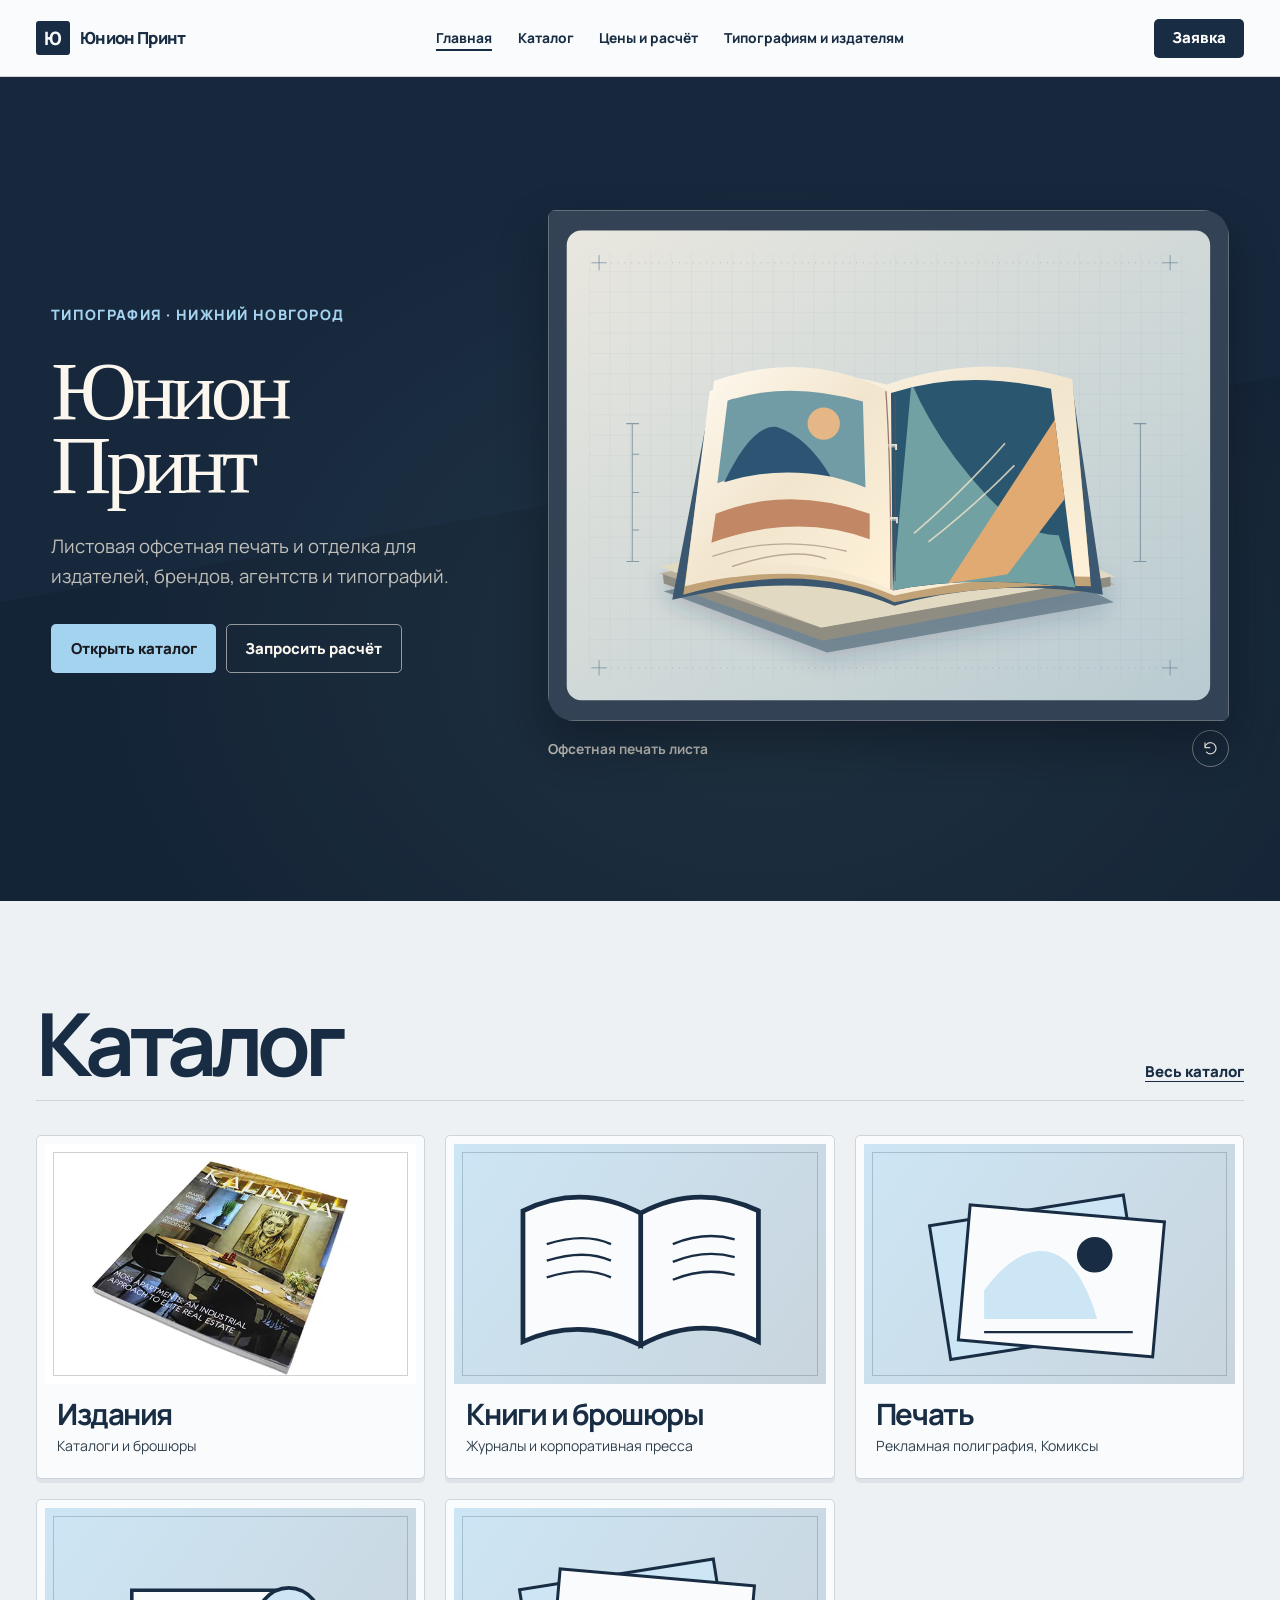
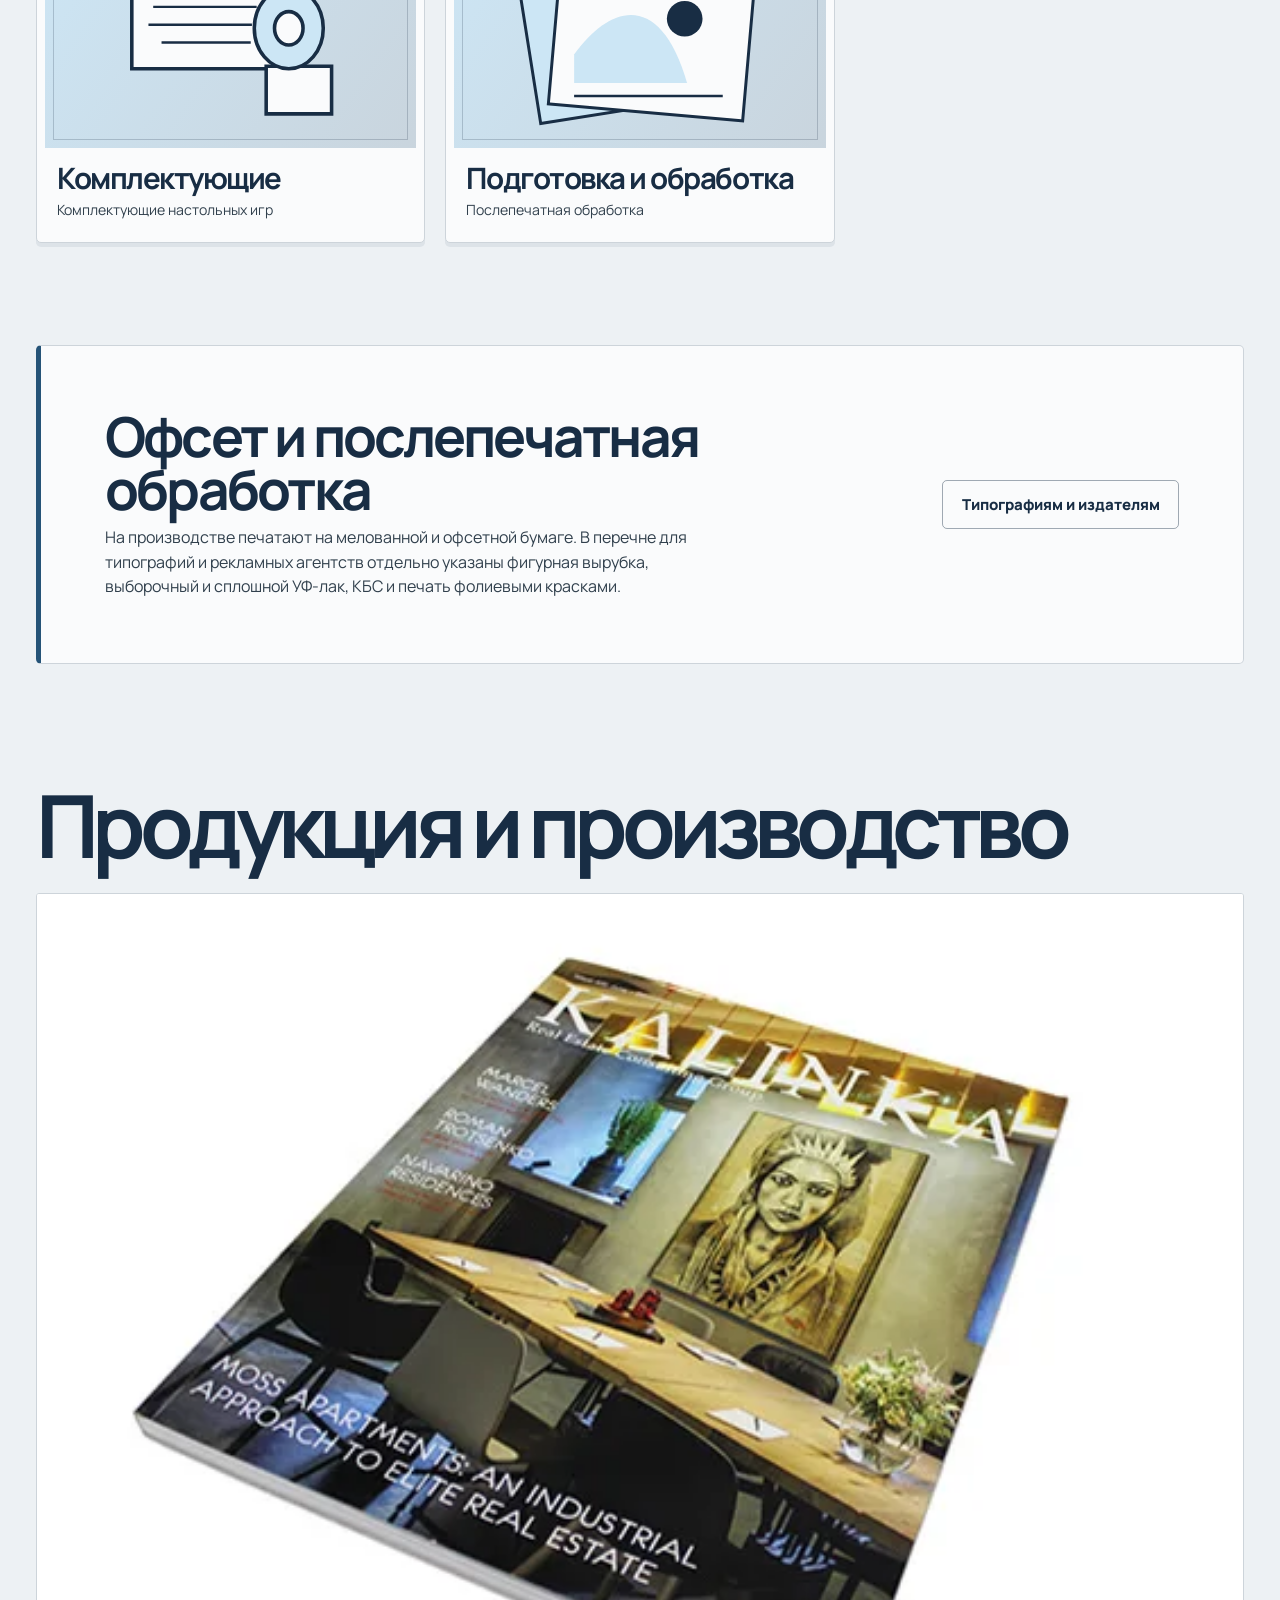
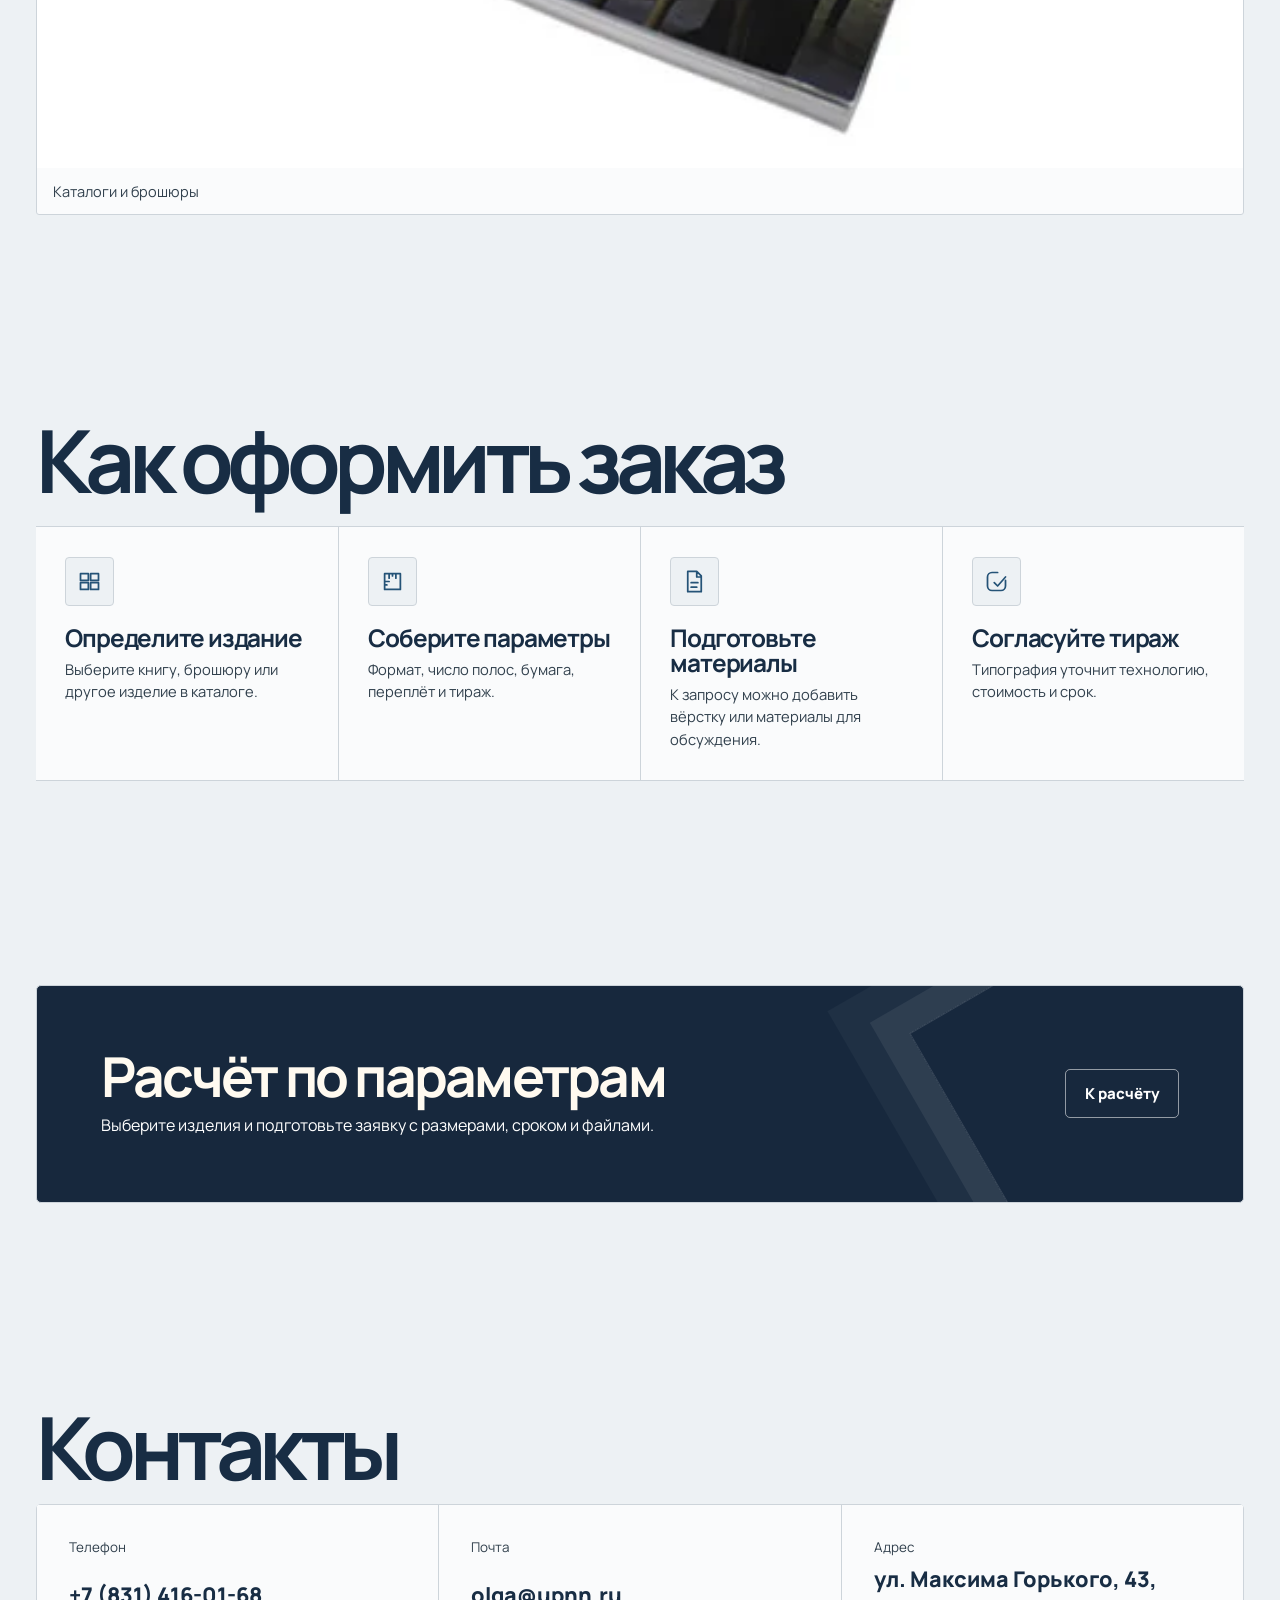
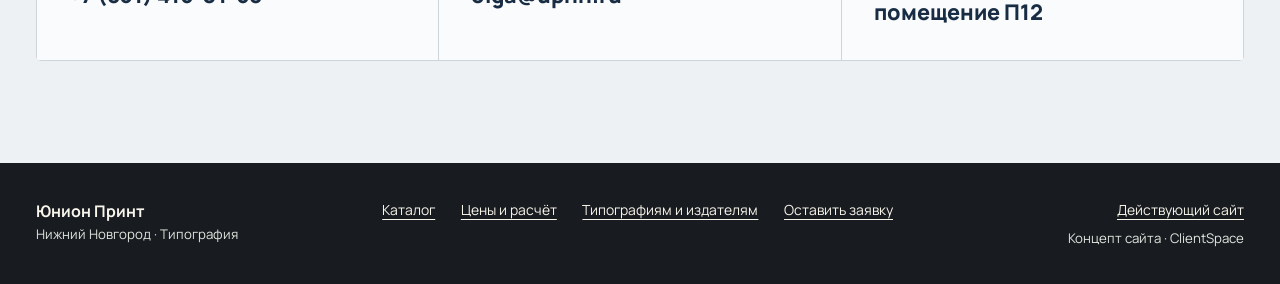
<file: index.html>
<!doctype html>
<html lang="ru" data-layout="book" data-scene-layout="press" data-company="union-print">
<head>
<meta charset="utf-8">
<meta name="viewport" content="width=device-width, initial-scale=1">
<meta name="robots" content="noindex, nofollow">
<meta name="theme-color" content="#255377">
<meta name="print-demo-id" content="union-print">
<title>Юнион Принт — Типография</title>
<link rel="stylesheet" href="site.css">
<link rel="stylesheet" href="experience.css">
<style>:root{--brand:#255377;--scene-field:#17283d;--scene-paper:#edf1f4;--scene-ink:#182d44;--scene-accent:#a4d3ef}</style>
<script src="site.js" type="module"></script>
<script src="experience.js" type="module"></script>
</head>
<body>
<a class="skip" href="#main">К содержанию</a>
<header class="masthead"><div class="shell mast-inner">
<a class="brand" href="index.html"><span aria-hidden="true">Ю</span>Юнион Принт</a>
<nav class="main-nav" aria-label="Разделы сайта"><a href="index.html" aria-current="page">Главная</a><a href="catalog.html">Каталог</a><a href="pricing.html">Цены и расчёт</a><a href="guide.html">Типографиям и издателям</a></nav>
<a class="button compact nav-cta" href="order.html">Заявка</a>
<details class="mobile-nav"><summary aria-label="Открыть меню"><i></i><i></i></summary><nav aria-label="Разделы сайта"><a href="catalog.html"><svg viewBox="0 0 24 24" width="19" height="19" aria-hidden="true" focusable="false"><path d="M5 5h6v6H5zM13 5h6v6h-6zM5 13h6v6H5zM13 13h6v6h-6z" fill="none" stroke="currentColor" stroke-width="1.55" stroke-linecap="round" stroke-linejoin="round"/></svg>Каталог</a><a href="pricing.html"><svg viewBox="0 0 24 24" width="19" height="19" aria-hidden="true" focusable="false"><path d="M6 4h12v16H6zM9 8h6m-6 4h6m-6 4h4" fill="none" stroke="currentColor" stroke-width="1.55" stroke-linecap="round" stroke-linejoin="round"/></svg>Цены</a><a href="guide.html"><svg viewBox="0 0 24 24" width="19" height="19" aria-hidden="true" focusable="false"><path d="M4 5h6l2 2 2-2h6v13h-6l-2 2-2-2H4zm8 2v13" fill="none" stroke="currentColor" stroke-width="1.55" stroke-linecap="round" stroke-linejoin="round"/></svg>Информация</a><a href="order.html"><svg viewBox="0 0 24 24" width="19" height="19" aria-hidden="true" focusable="false"><path d="M4 5h16v12H9l-5 3zm4 4h8m-8 4h5" fill="none" stroke="currentColor" stroke-width="1.55" stroke-linecap="round" stroke-linejoin="round"/></svg>Заявка</a></nav></details>
</div></header>
<main id="main"><section class="hero motion-hero" aria-labelledby="hero-title"><div class="shell hero-inner">
<div class="hero-copy"><p class="eyebrow">Типография · Нижний Новгород</p><h1 id="hero-title">Юнион Принт</h1>
<p class="hero-lead">Листовая офсетная печать и отделка для издателей, брендов, агентств и типографий.</p><div class="actions"><a href="catalog.html" class="button">Открыть каталог</a><a href="order.html" class="button secondary">Запросить расчёт</a></div>
</div><figure class="motion-figure">
<div class="motion-art" aria-hidden="true" data-scene="union-print"><svg xmlns="http://www.w3.org/2000/svg" viewBox="0 0 800 600" role="presentation" aria-hidden="true" focusable="false" data-motion-scene="union"><defs><linearGradient id="union-motion-back" x2="1" y2="1"><stop stop-color="#e9e7df"/><stop offset="1" stop-color="#b9cbd1"/></linearGradient><pattern id="union-motion-grid" width="24" height="24" patternUnits="userSpaceOnUse"><path d="M24 0H0v24" fill="none" stroke="#678296" stroke-opacity=".2" stroke-width=".7"/></pattern><pattern id="union-motion-dots" width="8" height="8" patternUnits="userSpaceOnUse"><circle cx="1" cy="1" r=".7" fill="#678296" fill-opacity=".27"/></pattern><filter id="union-motion-shadow" x="-.24" y="-.26" width="1.54" height="1.74"><feDropShadow dx="0" dy="13" stdDeviation="12" flood-color="#233c57" flood-opacity=".2"/></filter><linearGradient id="union-motion-paper" x1="0%" y1="0%" x2="100%" y2="100%"><stop offset="0.000" stop-color="#fffaf0"/><stop offset="0.500" stop-color="#f2e5ce"/><stop offset="1.000" stop-color="#fff2d9"/></linearGradient><clipPath id="union-motion-cover"><path d="M403 215Q488 187 591 210l29 234q-122-16-215 3Z"/></clipPath></defs><style>.union-motion-deck{transform-box:view-box;transform-origin:383px 342px;}.motion-art[data-playing="true"] .union-motion-deck{animation:union-motion-deck 0.66s 0.03s cubic-bezier(.3,.7,.2,1) both}@keyframes union-motion-deck{from{transform:translate(-30px,49px) rotate(-8deg);opacity:0}to{transform:none;opacity:1}}.union-motion-plate-0{transform-box:view-box;transform-origin:400px 312px;}.motion-art[data-playing="true"] .union-motion-plate-0{animation:union-motion-plate-0 0.72s 0.28s cubic-bezier(.3,.7,.2,1) both}@keyframes union-motion-plate-0{from{transform:translate(-74px,-38px) scale(.8);opacity:0}to{transform:none;opacity:1}}.union-motion-plate-1{transform-box:view-box;transform-origin:400px 312px;}.motion-art[data-playing="true"] .union-motion-plate-1{animation:union-motion-plate-1 0.72s 0.49s cubic-bezier(.3,.7,.2,1) both}@keyframes union-motion-plate-1{from{transform:translate(-32px,-69px) scale(.8);opacity:0}to{transform:none;opacity:1}}.union-motion-plate-2{transform-box:view-box;transform-origin:400px 312px;}.motion-art[data-playing="true"] .union-motion-plate-2{animation:union-motion-plate-2 0.72s 0.7s cubic-bezier(.3,.7,.2,1) both}@keyframes union-motion-plate-2{from{transform:translate(36px,-45px) scale(.8);opacity:0}to{transform:none;opacity:1}}.union-motion-left{transform-box:view-box;transform-origin:399px 299px;}.motion-art[data-playing="true"] .union-motion-left{animation:union-motion-left 1.03s 0.94s cubic-bezier(.3,.7,.2,1) both}@keyframes union-motion-left{0%{transform:scaleX(.04) rotate(-2deg)}53%{transform:scaleX(1.026) rotate(.4deg)}100%{transform:scaleX(1) rotate(0deg)}}.union-motion-saddle{}.motion-art[data-playing="true"] .union-motion-saddle{animation:union-motion-saddle 0.91s 1.66s cubic-bezier(.3,.7,.2,1) both}@keyframes union-motion-saddle{0%{opacity:0;transform:translateY(-89px)}35%{opacity:1}55%{opacity:1;transform:translateY(0)}62%{opacity:1;transform:translateY(1px)}100%{opacity:0;transform:translateY(-91px)}}.union-motion-bind{}.motion-art[data-playing="true"] .union-motion-bind{animation:union-motion-bind 0.31s 2.24s cubic-bezier(.3,.7,.2,1) both}@keyframes union-motion-bind{from{opacity:0;transform:translateY(-6px)}to{opacity:1;transform:none}}.union-motion-varnish{}.motion-art[data-playing="true"] .union-motion-varnish{animation:union-motion-varnish 0.84s 2.61s cubic-bezier(.3,.7,.2,1) both}@keyframes union-motion-varnish{0%{transform:translateX(-151px);opacity:0}45%{opacity:.49}100%{transform:translateX(164px);opacity:0}}@media (prefers-reduced-motion:reduce){.motion-art[data-playing="true"] svg[data-motion-scene] *{animation:none!important}}</style><rect x="22" y="24" width="756" height="552" rx="17" fill="url(#union-motion-back)"/><rect x="48" y="50" width="704" height="500" rx="7" fill="url(#union-motion-grid)"/><g fill="none" stroke="#678296" stroke-opacity=".8"><path d="M60 53v18M51 62h18m662-9v18m-9-9h18M60 529v18m-9-9h18m662-9v18m-9-9h18"/><path d="M74 62H726M74 538H726" stroke-dasharray="1 7" stroke-opacity=".55"/></g>
    <g class="union-motion-deck" filter="url(#union-motion-shadow)">
      <path d="M136 448l350-76l179 89l-337 59Z" fill="#50697a" opacity=".65"/>
      <path d="M131 427l350-76l185 89l-345 61Z" fill="#b9af9e"/>
      <path d="M131 419l350-78l185 90l-345 60Z" fill="#e1d9c1"/>
      <path d="M135 428l186 63l340-60v11l-338 64l-187-67Z" fill="#8f8d81"/>
    </g>
    <g class="union-motion-plate-0"><path d="M191 224q96-39 208-4q112-40 218-5l35 237q-126-21-245 13q-101-44-261-7Z" fill="#3c5870"/></g>
    <g class="union-motion-plate-1"><path d="M191 217q96-39 208-4q112-40 218-5l21 234q-121-3-231 19q-102-51-248-9Z" fill="#c2a277"/></g>
    <g class="union-motion-plate-2"><path d="M190 213q92-38 208-8q114-39 218-6l21 232q-110-5-230 22q-105-45-246-11Z" fill="url(#union-motion-paper)"/></g>
    <g class="union-motion-left">
      <path d="M195 201q108-38 205 12l5 234q-126-57-238-8Z" fill="url(#union-motion-paper)"/>
      <path d="M211 224q72-24 159 1l3 101q-91-36-174-5Z" fill="#719ba5"/>
      <path d="M207 320q33-69 62-65q36 12 63 58q-67-12-125 7Z" fill="#2b5573"/>
      <circle cx="324" cy="251" r="19" fill="#e5b686"/>
      <path d="M197 357q86-34 181 0v30q-86-32-186 4Z" fill="#c28764"/>
      <path d="M193 407q76-26 158-6m-135 18q72-24 111-9" fill="none" stroke="#a2917d" stroke-width="1.6" opacity=".72"/>
    </g>
    <path d="M403 215Q488 187 591 210l29 234q-122-16-215 3Z" fill="#2b5670"/>
    <g clip-path="url(#union-motion-cover)">
      <path d="M427 203q30 70 89 133q44 47 84 46l20 62q-122-16-215 3Z" fill="#72a1a3"/>
      <path d="M627 198l-157 241l70-11l91-120Z" fill="#e2aa73"/>
      <path d="M430 380q56-48 107-106m-90 116q54-42 101-90" fill="none" stroke="#f4e6c9" stroke-opacity=".78" stroke-width="2"/>
      <rect class="union-motion-varnish" x="475" y="187" width="26" height="281" fill="#fffbed" opacity="0"/>
    </g>
    <path d="M397 213q6 82 6 233m5-227v217" stroke="#774b42" stroke-opacity=".7" stroke-width="1.5" fill="none"/>
    <g class="union-motion-bind" stroke="#e5ded1" fill="none" stroke-width="2.3"><path d="M400 276h9v6m-8 80h9v6"/><path d="M400 278h9m-8 86h9" opacity=".61"/></g>
    <g class="union-motion-saddle" opacity="0" filter="url(#union-motion-shadow)"><rect x="381" y="251" width="39" height="118" rx="9" fill="#2b495e"/><rect x="388" y="266" width="25" height="78" rx="5" fill="#83a3a6"/><path d="M397 258h8v102h-8Z" fill="#cbd8ce"/></g>
    <path d="M99 251v162m-7-162h15m-15 162h15m-8-126h8m-8 45h8m-8 44h8m589-125v162m-8-162h15m-15 162h15" fill="none" stroke="#627e91" stroke-width="1.2" stroke-opacity=".7"/>
    </svg></div>
<figcaption class="scene-caption"><span class="scene-subject">Офсетная печать листа</span>
<button class="scene-replay" type="button" aria-label="Повторить анимацию" hidden><svg viewBox="0 0 24 24" width="19" height="19" aria-hidden="true" focusable="false"><path d="M5 11a7 7 0 1 1 1.9 5.5M5 5v6h6" fill="none" stroke="currentColor" stroke-width="1.55" stroke-linecap="round" stroke-linejoin="round"/></svg></button></figcaption>
</figure></div></section>
<section class="shell section deck-section" aria-labelledby="home-catalog">
<div class="heading-row"><h2 id="home-catalog">Каталог</h2><a href="catalog.html" class="text-action">Весь каталог</a></div>
<div class="catalog-deck" data-deck><a class="deck-card" href="catalog.html?group=%D0%98%D0%B7%D0%B4%D0%B0%D0%BD%D0%B8%D1%8F" style="--card-angle:-4deg">
<div class="deck-picture"><img src="assets/5dd294e642f1435a9d8a1ddb.webp" alt="" loading="lazy"></div><div class="deck-copy"><h3>Издания</h3><p>Каталоги и брошюры</p></div></a><a class="deck-card" href="catalog.html?group=%D0%9A%D0%BD%D0%B8%D0%B3%D0%B8%20%D0%B8%20%D0%B1%D1%80%D0%BE%D1%88%D1%8E%D1%80%D1%8B" style="--card-angle:5deg">
<div class="deck-picture"><svg viewBox="0 0 312 265" preserveAspectRatio="xMidYMid slice" aria-hidden="true" focusable="false"><path d="M58 88q49-24 99 2v111q-50-25-99-3Zm99 2q48-26 99-2v110q-49-24-99 3z" fill="var(--stock)" stroke="var(--stock-ink)" stroke-width="4"/><path d="M78 116q32-10 54 0m-54 14q32-10 54 0m-54 14q32-10 54 0m52-28q27-11 52-4m-52 19q27-11 52-4m-52 19q27-11 52-4" fill="none" stroke="var(--stock-ink)" stroke-width="2"/></svg></div><div class="deck-copy"><h3>Книги и брошюры</h3><p>Журналы и корпоративная пресса</p></div></a><a class="deck-card" href="catalog.html?group=%D0%9F%D0%B5%D1%87%D0%B0%D1%82%D1%8C" style="--card-angle:-6deg">
<div class="deck-picture"><svg viewBox="0 0 312 265" preserveAspectRatio="xMidYMid slice" aria-hidden="true" focusable="false"><path d="M63 87h165v114H63z" fill="var(--foil)" stroke="var(--stock-ink)" stroke-width="2.5" transform="rotate(-9 145 144)"/><path d="M84 90h164v114H84z" fill="var(--stock)" stroke="var(--stock-ink)" stroke-width="2.5" transform="rotate(5 166 147)"/><path d="M101 155c32-44 73-52 95 24h-95z" fill="var(--foil)"/><circle cx="194" cy="125" r="15" fill="var(--stock-ink)"/><path d="M101 190h125" stroke="var(--stock-ink)" stroke-width="2"/></svg></div><div class="deck-copy"><h3>Печать</h3><p>Рекламная полиграфия, Комиксы</p></div></a><a class="deck-card" href="catalog.html?group=%D0%9A%D0%BE%D0%BC%D0%BF%D0%BB%D0%B5%D0%BA%D1%82%D1%83%D1%8E%D1%89%D0%B8%D0%B5" style="--card-angle:4deg">
<div class="deck-picture"><svg viewBox="0 0 312 265" preserveAspectRatio="xMidYMid slice" aria-hidden="true" focusable="false"><path d="M73 101h130l-12 66H73z" fill="var(--stock)" stroke="var(--stock-ink)" stroke-width="3"/><path d="M186 165h55v40h-55z" fill="var(--stock)" stroke="var(--stock-ink)" stroke-width="3"/><ellipse cx="205" cy="133" rx="29" ry="34" fill="var(--foil)" stroke="var(--stock-ink)" stroke-width="3"/><ellipse cx="205" cy="133" rx="12" ry="14" fill="var(--stock)" stroke="var(--stock-ink)" stroke-width="3"/><path d="M91 115h87m-91 15h87m-76 15h75" fill="none" stroke="var(--stock-ink)" stroke-width="2"/></svg></div><div class="deck-copy"><h3>Комплектующие</h3><p>Комплектующие настольных игр</p></div></a><a class="deck-card" href="catalog.html?group=%D0%9F%D0%BE%D0%B4%D0%B3%D0%BE%D1%82%D0%BE%D0%B2%D0%BA%D0%B0%20%D0%B8%20%D0%BE%D0%B1%D1%80%D0%B0%D0%B1%D0%BE%D1%82%D0%BA%D0%B0" style="--card-angle:-5deg">
<div class="deck-picture"><svg viewBox="0 0 312 265" preserveAspectRatio="xMidYMid slice" aria-hidden="true" focusable="false"><path d="M63 87h165v114H63z" fill="var(--foil)" stroke="var(--stock-ink)" stroke-width="2.5" transform="rotate(-9 145 144)"/><path d="M84 90h164v114H84z" fill="var(--stock)" stroke="var(--stock-ink)" stroke-width="2.5" transform="rotate(5 166 147)"/><path d="M101 155c32-44 73-52 95 24h-95z" fill="var(--foil)"/><circle cx="194" cy="125" r="15" fill="var(--stock-ink)"/><path d="M101 190h125" stroke="var(--stock-ink)" stroke-width="2"/></svg></div><div class="deck-copy"><h3>Подготовка и обработка</h3><p>Послепечатная обработка</p></div></a></div></section>
<div class="shell material-note" data-reveal><aside class="lead-note"><div><h2>Офсет и послепечатная обработка</h2><p>На производстве печатают на мелованной и офсетной бумаге. В перечне для типографий и рекламных агентств отдельно указаны фигурная вырубка, выборочный и сплошной УФ-лак, КБС и печать фолиевыми красками.</p></div><a href="guide.html" class="button secondary">Типографиям и издателям</a></aside></div>
<section class="shell section work" data-reveal><div class="section-title"><h2>Продукция и производство</h2></div><div class="gallery"><figure><a href="assets/5dd294e642f1435a9d8a1ddb.webp" data-gallery="Каталоги и брошюры"><img src="assets/5dd294e642f1435a9d8a1ddb.webp" alt="Каталоги и брошюры" loading="lazy"></a><figcaption>Каталоги и брошюры</figcaption></figure></div><dialog id="gallery-dialog" class="gallery-dialog" aria-label="Пример продукции">
<button type="button" class="gallery-close" aria-label="Закрыть"><svg viewBox="0 0 24 24" width="24" height="24" aria-hidden="true" focusable="false"><path d="M6 6l12 12M18 6 6 18" fill="none" stroke="currentColor" stroke-width="1.55" stroke-linecap="round" stroke-linejoin="round"/></svg></button>
<figure><img alt=""><figcaption></figcaption></figure>
<div class="gallery-controls"><button type="button" data-gallery-back aria-label="Предыдущее фото"><svg viewBox="0 0 24 24" width="24" height="24" aria-hidden="true" focusable="false"><path d="m14 6-6 6 6 6" fill="none" stroke="currentColor" stroke-width="1.55" stroke-linecap="round" stroke-linejoin="round"/></svg></button>
<p aria-live="polite"></p><button type="button" data-gallery-next aria-label="Следующее фото"><svg viewBox="0 0 24 24" width="24" height="24" aria-hidden="true" focusable="false"><path d="m10 6 6 6-6 6" fill="none" stroke="currentColor" stroke-width="1.55" stroke-linecap="round" stroke-linejoin="round"/></svg></button></div>
</dialog></section>
<section class="shell section flow-section" aria-labelledby="flow-title">
<header class="section-title"><h2 id="flow-title">Как оформить заказ</h2></header>
<ol class="order-flow" data-flow><li><span class="flow-icon"><svg viewBox="0 0 24 24" width="27" height="27" aria-hidden="true" focusable="false"><path d="M4 5h7v6H4zM13 5h7v6h-7zM4 13h7v6H4zM13 13h7v6h-7z" fill="none" stroke="currentColor" stroke-width="1.55" stroke-linecap="round" stroke-linejoin="round"/></svg></span><h3>Определите издание</h3><p>Выберите книгу, брошюру или другое изделие в каталоге.</p></li><li><span class="flow-icon"><svg viewBox="0 0 24 24" width="27" height="27" aria-hidden="true" focusable="false"><path d="M5 5h14v14H5zM9 5v4m3-4v2m3-2v4M5 12h4m-4 3h2" fill="none" stroke="currentColor" stroke-width="1.55" stroke-linecap="round" stroke-linejoin="round"/></svg></span><h3>Соберите параметры</h3><p>Формат, число полос, бумага, переплёт и тираж.</p></li><li><span class="flow-icon"><svg viewBox="0 0 24 24" width="27" height="27" aria-hidden="true" focusable="false"><path d="M6 3h8l4 4v14H6zM14 3v5h4M9 13h6m-6 4h5" fill="none" stroke="currentColor" stroke-width="1.55" stroke-linecap="round" stroke-linejoin="round"/></svg></span><h3>Подготовьте материалы</h3><p>К запросу можно добавить вёрстку или материалы для обсуждения.</p></li><li><span class="flow-icon"><svg viewBox="0 0 24 24" width="27" height="27" aria-hidden="true" focusable="false"><path d="M20 11v5a4 4 0 0 1-4 4H8a4 4 0 0 1-4-4V8a4 4 0 0 1 4-4h5m-3 9 3 3 7-8" fill="none" stroke="currentColor" stroke-width="1.55" stroke-linecap="round" stroke-linejoin="round"/></svg></span><h3>Согласуйте тираж</h3><p>Типография уточнит технологию, стоимость и срок.</p></li></ol></section>
<section class="shell section" data-reveal><div class="price-banner"><div><h2>Расчёт по параметрам</h2><p>Выберите изделия и подготовьте заявку с размерами, сроком и файлами.</p></div>
<a href="pricing.html" class="button secondary">К расчёту</a></div></section>
<section id="contacts" class="shell section"><div class="section-title"><h2>Контакты</h2></div><div class="contact-grid"><a class="contact" href="tel:+78314160168"><span>Телефон</span><strong>+7 (831) 416-01-68</strong></a><a class="contact" href="mailto:olga@upnn.ru"><span>Почта</span><strong>olga@upnn.ru</strong></a><div class="contact"><span>Адрес</span><strong>ул. Максима Горького, 43, помещение П12</strong></div></div></section></main>
<footer class="footer"><div class="shell footer-inner"><div><strong>Юнион Принт</strong><p>Нижний Новгород · Типография</p></div><nav aria-label="Полезные ссылки"><a href="catalog.html" class="">Каталог</a><a href="pricing.html" class="">Цены и расчёт</a><a href="guide.html" class="">Типографиям и издателям</a><a href="order.html" class="">Оставить заявку</a></nav>
<div class="footer-source"><a href="https://upnn.ru/" class="" target="_blank" rel="noopener noreferrer">Действующий сайт</a><small>Концепт сайта · ClientSpace</small></div></div></footer>
</body></html>
</file>
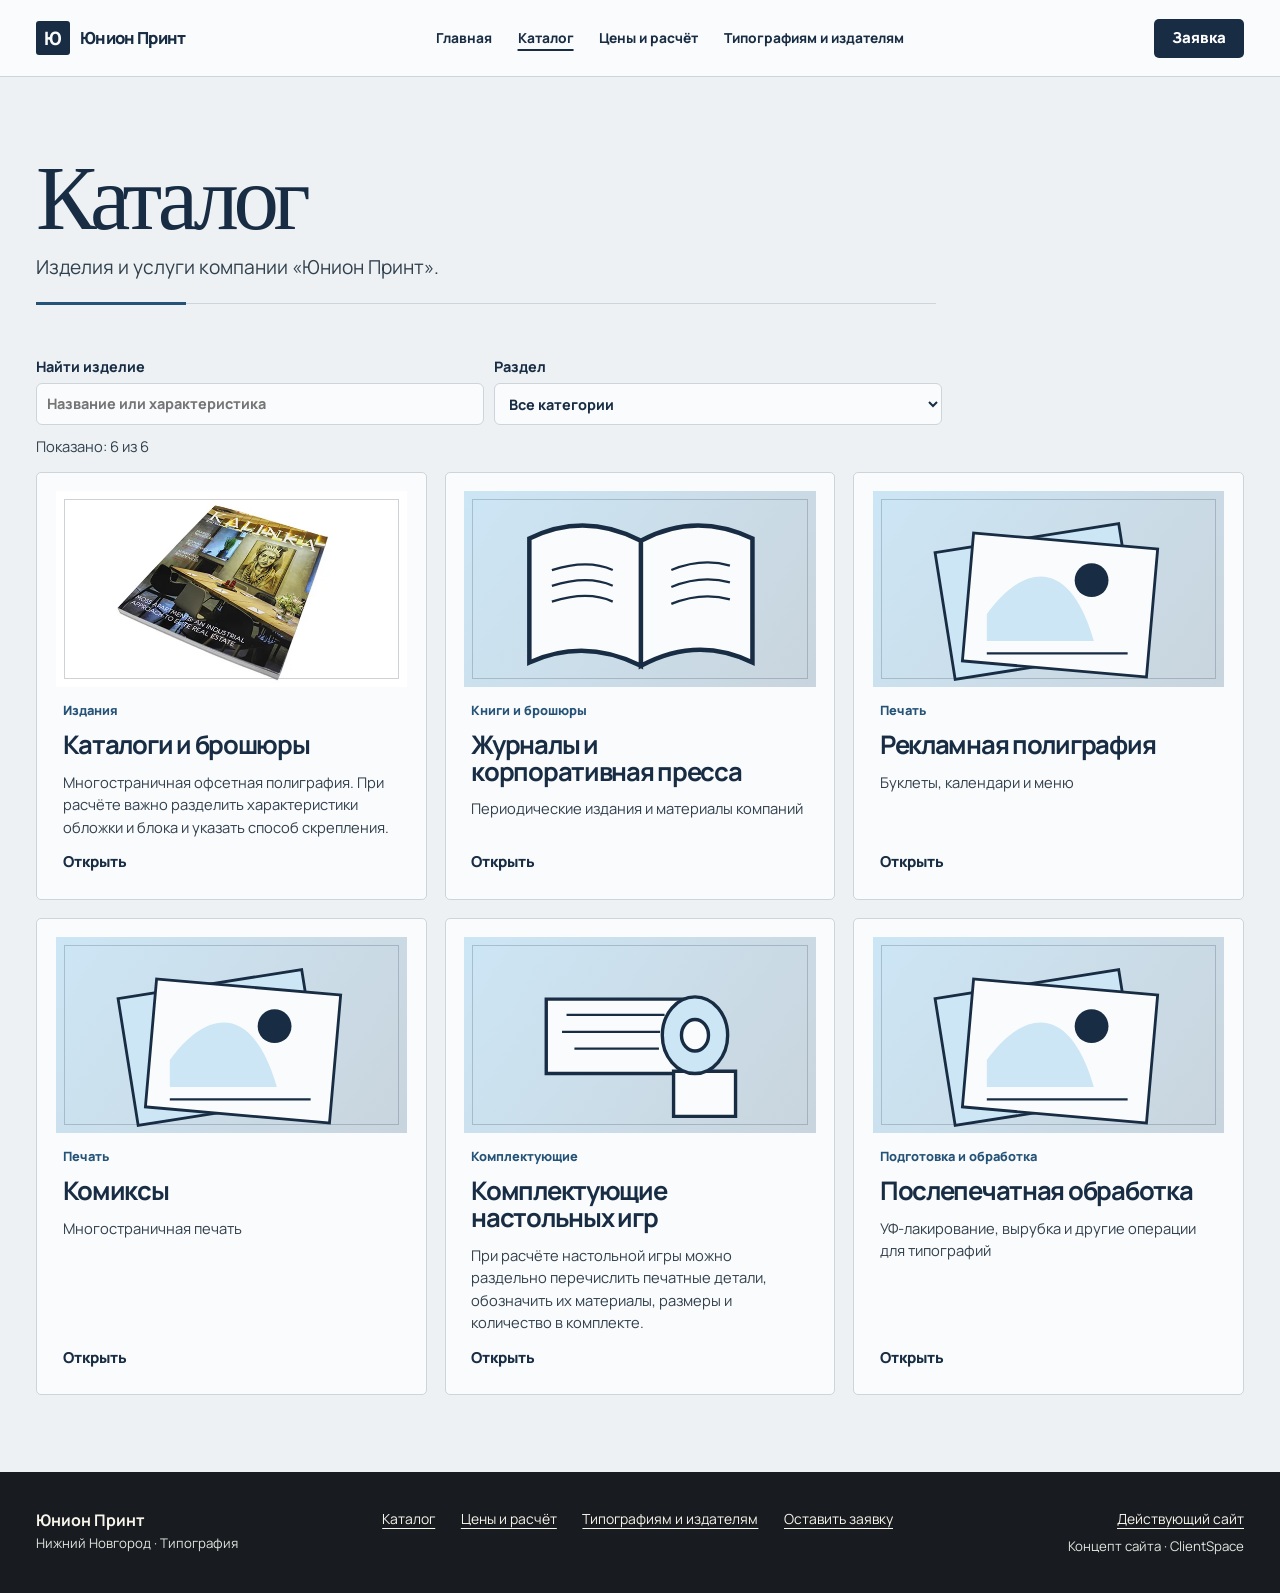
<file: catalog.html>
<!doctype html>
<html lang="ru" data-layout="book" data-scene-layout="press" data-company="union-print">
<head>
<meta charset="utf-8">
<meta name="viewport" content="width=device-width, initial-scale=1">
<meta name="robots" content="noindex, nofollow">
<meta name="theme-color" content="#255377">
<meta name="print-demo-id" content="union-print">
<title>Каталог — Юнион Принт</title>
<link rel="stylesheet" href="site.css">
<link rel="stylesheet" href="experience.css">
<style>:root{--brand:#255377;--scene-field:#17283d;--scene-paper:#edf1f4;--scene-ink:#182d44;--scene-accent:#a4d3ef}</style>
<script src="site.js" type="module"></script>
<script src="experience.js" type="module"></script>
</head>
<body>
<a class="skip" href="#main">К содержанию</a>
<header class="masthead"><div class="shell mast-inner">
<a class="brand" href="index.html"><span aria-hidden="true">Ю</span>Юнион Принт</a>
<nav class="main-nav" aria-label="Разделы сайта"><a href="index.html">Главная</a><a href="catalog.html" aria-current="page">Каталог</a><a href="pricing.html">Цены и расчёт</a><a href="guide.html">Типографиям и издателям</a></nav>
<a class="button compact nav-cta" href="order.html">Заявка</a>
<details class="mobile-nav"><summary aria-label="Открыть меню"><i></i><i></i></summary><nav aria-label="Разделы сайта"><a href="catalog.html" aria-current="page"><svg viewBox="0 0 24 24" width="19" height="19" aria-hidden="true" focusable="false"><path d="M5 5h6v6H5zM13 5h6v6h-6zM5 13h6v6H5zM13 13h6v6h-6z" fill="none" stroke="currentColor" stroke-width="1.55" stroke-linecap="round" stroke-linejoin="round"/></svg>Каталог</a><a href="pricing.html"><svg viewBox="0 0 24 24" width="19" height="19" aria-hidden="true" focusable="false"><path d="M6 4h12v16H6zM9 8h6m-6 4h6m-6 4h4" fill="none" stroke="currentColor" stroke-width="1.55" stroke-linecap="round" stroke-linejoin="round"/></svg>Цены</a><a href="guide.html"><svg viewBox="0 0 24 24" width="19" height="19" aria-hidden="true" focusable="false"><path d="M4 5h6l2 2 2-2h6v13h-6l-2 2-2-2H4zm8 2v13" fill="none" stroke="currentColor" stroke-width="1.55" stroke-linecap="round" stroke-linejoin="round"/></svg>Информация</a><a href="order.html"><svg viewBox="0 0 24 24" width="19" height="19" aria-hidden="true" focusable="false"><path d="M4 5h16v12H9l-5 3zm4 4h8m-8 4h5" fill="none" stroke="currentColor" stroke-width="1.55" stroke-linecap="round" stroke-linejoin="round"/></svg>Заявка</a></nav></details>
</div></header>
<main id="main"><div class="shell page catalog-page"><header class="page-title"><h1>Каталог</h1><p>Изделия и услуги компании «Юнион Принт».</p></header>
<div class="tools"><label>Найти изделие<input id="catalog-search" type="search" placeholder="Название или характеристика"></label>
<label>Раздел<select id="catalog-group"><option value="">Все категории</option><option>Издания</option><option>Книги и брошюры</option><option>Печать</option><option>Комплектующие</option><option>Подготовка и обработка</option></select></label></div>
<p id="catalog-results" class="muted" role="status"></p><div class="product-grid catalog-grid"><div data-catalog="p1"><a class="product-card " href="product-p1.html"><div class="product-media"><img src="assets/5dd294e642f1435a9d8a1ddb.webp" alt="Каталоги и брошюры" loading="lazy"></div><span class="product-category">Издания</span><h3>Каталоги и брошюры</h3><p>Многостраничная офсетная полиграфия. При расчёте важно разделить характеристики обложки и блока и указать способ скрепления.</p><span class="text-action">Открыть</span></a></div><div data-catalog="p2"><a class="product-card " href="product-p2.html"><div class="product-media"><svg viewBox="0 0 312 265" preserveAspectRatio="xMidYMid slice" aria-hidden="true" focusable="false"><path d="M58 88q49-24 99 2v111q-50-25-99-3Zm99 2q48-26 99-2v110q-49-24-99 3z" fill="var(--stock)" stroke="var(--stock-ink)" stroke-width="4"/><path d="M78 116q32-10 54 0m-54 14q32-10 54 0m-54 14q32-10 54 0m52-28q27-11 52-4m-52 19q27-11 52-4m-52 19q27-11 52-4" fill="none" stroke="var(--stock-ink)" stroke-width="2"/></svg></div><span class="product-category">Книги и брошюры</span><h3>Журналы и корпоративная пресса</h3><p>Периодические издания и материалы компаний</p><span class="text-action">Открыть</span></a></div><div data-catalog="p3"><a class="product-card " href="product-p3.html"><div class="product-media"><svg viewBox="0 0 312 265" preserveAspectRatio="xMidYMid slice" aria-hidden="true" focusable="false"><path d="M63 87h165v114H63z" fill="var(--foil)" stroke="var(--stock-ink)" stroke-width="2.5" transform="rotate(-9 145 144)"/><path d="M84 90h164v114H84z" fill="var(--stock)" stroke="var(--stock-ink)" stroke-width="2.5" transform="rotate(5 166 147)"/><path d="M101 155c32-44 73-52 95 24h-95z" fill="var(--foil)"/><circle cx="194" cy="125" r="15" fill="var(--stock-ink)"/><path d="M101 190h125" stroke="var(--stock-ink)" stroke-width="2"/></svg></div><span class="product-category">Печать</span><h3>Рекламная полиграфия</h3><p>Буклеты, календари и меню</p><span class="text-action">Открыть</span></a></div><div data-catalog="p4"><a class="product-card " href="product-p4.html"><div class="product-media"><svg viewBox="0 0 312 265" preserveAspectRatio="xMidYMid slice" aria-hidden="true" focusable="false"><path d="M63 87h165v114H63z" fill="var(--foil)" stroke="var(--stock-ink)" stroke-width="2.5" transform="rotate(-9 145 144)"/><path d="M84 90h164v114H84z" fill="var(--stock)" stroke="var(--stock-ink)" stroke-width="2.5" transform="rotate(5 166 147)"/><path d="M101 155c32-44 73-52 95 24h-95z" fill="var(--foil)"/><circle cx="194" cy="125" r="15" fill="var(--stock-ink)"/><path d="M101 190h125" stroke="var(--stock-ink)" stroke-width="2"/></svg></div><span class="product-category">Печать</span><h3>Комиксы</h3><p>Многостраничная печать</p><span class="text-action">Открыть</span></a></div><div data-catalog="p5"><a class="product-card " href="product-p5.html"><div class="product-media"><svg viewBox="0 0 312 265" preserveAspectRatio="xMidYMid slice" aria-hidden="true" focusable="false"><path d="M73 101h130l-12 66H73z" fill="var(--stock)" stroke="var(--stock-ink)" stroke-width="3"/><path d="M186 165h55v40h-55z" fill="var(--stock)" stroke="var(--stock-ink)" stroke-width="3"/><ellipse cx="205" cy="133" rx="29" ry="34" fill="var(--foil)" stroke="var(--stock-ink)" stroke-width="3"/><ellipse cx="205" cy="133" rx="12" ry="14" fill="var(--stock)" stroke="var(--stock-ink)" stroke-width="3"/><path d="M91 115h87m-91 15h87m-76 15h75" fill="none" stroke="var(--stock-ink)" stroke-width="2"/></svg></div><span class="product-category">Комплектующие</span><h3>Комплектующие настольных игр</h3><p>При расчёте настольной игры можно раздельно перечислить печатные детали, обозначить их материалы, размеры и количество в комплекте.</p><span class="text-action">Открыть</span></a></div><div data-catalog="p6"><a class="product-card " href="product-p6.html"><div class="product-media"><svg viewBox="0 0 312 265" preserveAspectRatio="xMidYMid slice" aria-hidden="true" focusable="false"><path d="M63 87h165v114H63z" fill="var(--foil)" stroke="var(--stock-ink)" stroke-width="2.5" transform="rotate(-9 145 144)"/><path d="M84 90h164v114H84z" fill="var(--stock)" stroke="var(--stock-ink)" stroke-width="2.5" transform="rotate(5 166 147)"/><path d="M101 155c32-44 73-52 95 24h-95z" fill="var(--foil)"/><circle cx="194" cy="125" r="15" fill="var(--stock-ink)"/><path d="M101 190h125" stroke="var(--stock-ink)" stroke-width="2"/></svg></div><span class="product-category">Подготовка и обработка</span><h3>Послепечатная обработка</h3><p>УФ-лакирование, вырубка и другие операции для типографий</p><span class="text-action">Открыть</span></a></div></div></div></main>
<footer class="footer"><div class="shell footer-inner"><div><strong>Юнион Принт</strong><p>Нижний Новгород · Типография</p></div><nav aria-label="Полезные ссылки"><a href="catalog.html" class="">Каталог</a><a href="pricing.html" class="">Цены и расчёт</a><a href="guide.html" class="">Типографиям и издателям</a><a href="order.html" class="">Оставить заявку</a></nav>
<div class="footer-source"><a href="https://upnn.ru/" class="" target="_blank" rel="noopener noreferrer">Действующий сайт</a><small>Концепт сайта · ClientSpace</small></div></div></footer>
</body></html>
</file>
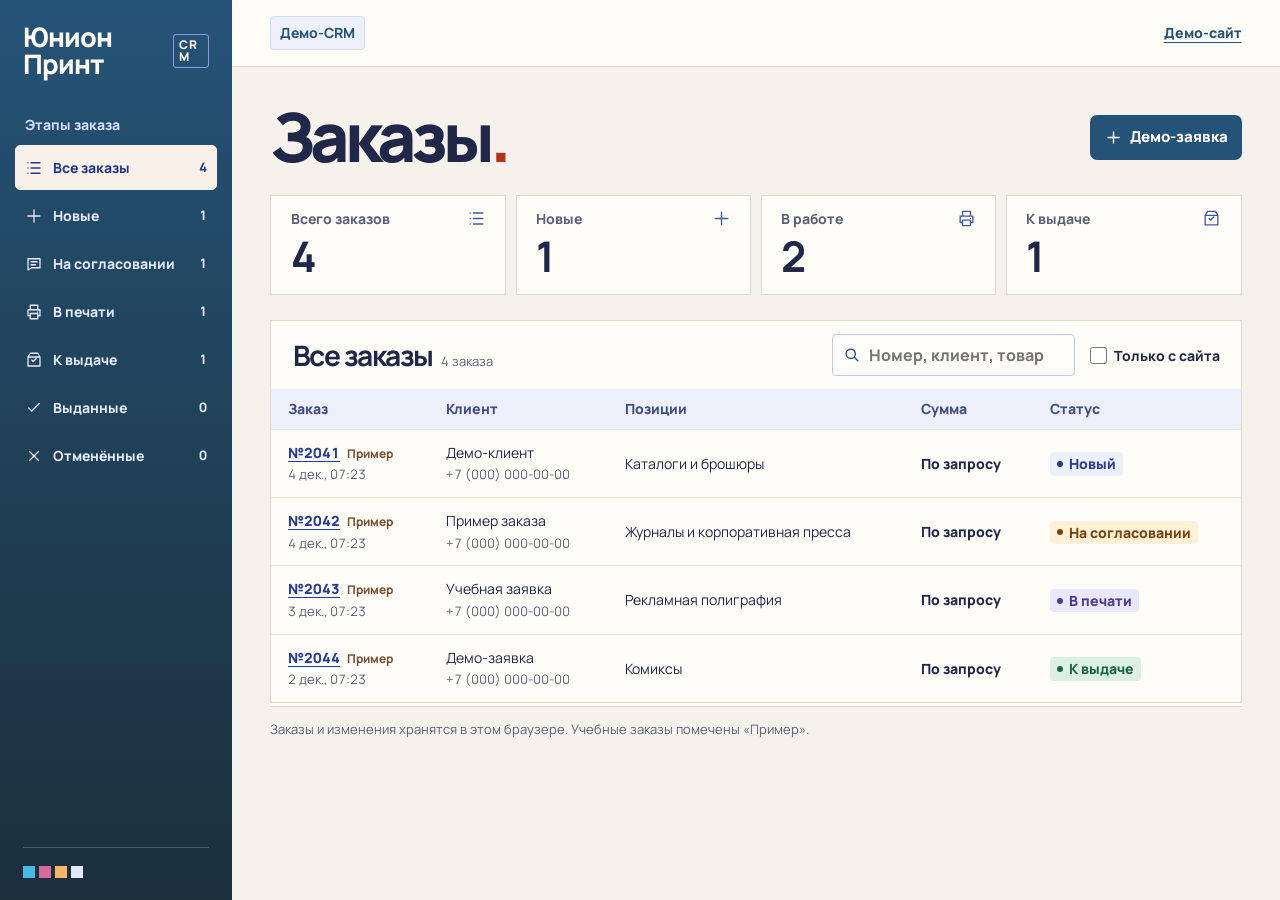
<file: crm.html>
<!doctype html>
<html lang="ru">
<head>
  <meta charset="utf-8">
  <meta name="viewport" content="width=device-width, initial-scale=1">
  <meta name="robots" content="noindex, nofollow">
  <meta name="theme-color" content="#243890">
  <title>CRM — Юнион Принт</title>
  <link rel="preload" href="assets/manrope-cyrillic.woff2" as="font" type="font/woff2" crossorigin>
  <link rel="stylesheet" href="site.css">
  <link rel="stylesheet" href="crm.css">
  <script type="module" src="crm.js"></script>
<style>:root{--brand:#255377}</style></head>
<body class="crm-page">
  <a class="skip" href="#crm-main">Перейти к заявкам</a>
  <div class="crm-shell">
    <aside class="crm-sidebar">
      <a class="crm-brand" href="index.html" aria-label="Сайт компании Юнион Принт">
        <span class="crm-brand-name">Юнион Принт</span><span class="crm-brand-caption">CRM</span>
      </a>
      <div class="crm-stage-heading">Этапы заказа</div>
      <nav class="crm-stages" id="crm-stages" aria-label="Фильтр по этапу"></nav>
      <div class="crm-sidebar-bottom">
        <div class="crm-ink" aria-hidden="true"><i></i><i></i><i></i><i></i></div>
      </div>
    </aside>
    <div class="crm-body">
      <header class="crm-topbar">
        <span class="crm-demo-label">Демо-CRM</span>
        <a class="crm-site-link" href="index.html">Демо-сайт</a>
      </header>
      <main id="crm-main" class="crm-main">
        <div class="crm-heading">
          <h1>Заказы<span>.</span></h1>
          <a class="crm-new-order button button-bright" href="order.html" target="_blank" rel="noopener">
            <svg viewBox="0 0 24 24" width="19" height="19" fill="none" stroke="currentColor" stroke-width="1.8" stroke-linecap="round" aria-hidden="true"><path d="M12 5v14M5 12h14"/></svg>
            Демо-заявка
          </a>
        </div>
        <section class="crm-metrics" aria-label="Сводка по заказам" id="crm-metrics"></section>
        <section class="crm-queue" aria-labelledby="crm-queue-title">
          <div class="crm-queue-header">
            <div class="crm-queue-title">
              <h2 id="crm-queue-title">Все заказы</h2>
              <span id="crm-result" aria-live="polite"></span>
            </div>
            <div class="crm-tools">
              <label class="crm-search">
                <span class="visually-hidden">Поиск заказов</span>
                <svg viewBox="0 0 24 24" width="20" height="20" fill="none" stroke="currentColor" stroke-width="1.7" stroke-linecap="round" aria-hidden="true"><circle cx="10.5" cy="10.5" r="5.5"/><path d="m15 15 4 4"/></svg>
                <input type="search" id="crm-search" placeholder="Номер, клиент, товар" autocomplete="off">
              </label>
              <label class="crm-source-filter"><input type="checkbox" id="crm-website-only"> Только с сайта</label>
            </div>
          </div>
          <table class="crm-table" id="crm-table" hidden>
            <thead>
              <tr><th scope="col">Заказ</th><th scope="col">Клиент</th><th scope="col">Позиции</th><th scope="col">Сумма</th><th scope="col">Статус</th></tr>
            </thead>
            <tbody id="crm-rows"></tbody>
          </table>
          <p class="crm-empty" id="crm-empty" role="status">Загружаем заказы…</p>
          <noscript><p class="crm-empty">Для локального кабинета нужен JavaScript.</p></noscript>
        </section>
        <p class="crm-local-note">Заказы и изменения хранятся в этом браузере. Учебные заказы помечены «Пример».</p>
      </main>
    </div>
  </div>

  <dialog class="crm-drawer" id="crm-drawer" aria-labelledby="crm-order-title">
    <div class="crm-drawer-header">
      <div>
        <div class="crm-drawer-meta" id="crm-order-meta"></div>
        <h2 id="crm-order-title">Заказ</h2>
      </div>
      <button class="crm-close" type="button" aria-label="Закрыть карточку">
        <svg viewBox="0 0 24 24" width="24" height="24" fill="none" stroke="currentColor" stroke-width="1.7" stroke-linecap="round" aria-hidden="true"><path d="m6 6 12 12M18 6 6 18"/></svg>
      </button>
    </div>
    <div class="crm-drawer-body">
      <section class="crm-detail-section" aria-labelledby="crm-contact-title">
        <h3 id="crm-contact-title">Клиент</h3>
        <div class="crm-detail-contact" id="crm-order-contact"></div>
        <p id="crm-client-notes" class="crm-client-notes" hidden></p>
      </section>
      <section class="crm-detail-section" aria-labelledby="crm-items-title">
        <h3 id="crm-items-title">Позиции заказа</h3>
        <div class="crm-detail-items" id="crm-order-items"></div>
        <div class="crm-estimate" id="crm-order-estimate"></div>
      </section>
      <form class="crm-detail-section crm-edit" id="crm-edit">
        <h3>Работа с заказом</h3>
        <div class="crm-edit-fields">
          <div class="crm-field">
            <label for="crm-order-status">Статус</label>
            <select name="status" id="crm-order-status"></select>
          </div>
          <label>Согласованная сумма, ₽
            <input name="finalAmount" id="crm-final-amount" type="number" min="0" max="1000000000" step="0.01" inputmode="decimal" placeholder="Пока без суммы">
          </label>
        </div>
        <label>Заметка менеджера
          <textarea name="note" rows="3" maxlength="1200" placeholder="Например, согласовали материал и срок"></textarea>
        </label>
        <div class="crm-edit-actions">
          <button type="submit" class="button button-bright">Сохранить</button>
          <p role="status" id="crm-save-status"></p>
        </div>
      </form>
      <section class="crm-detail-section" aria-labelledby="crm-history-title">
        <h3 id="crm-history-title">История</h3>
        <ol class="crm-history" id="crm-history"></ol>
      </section>
    </div>
  </dialog>
</body>
</html>
</file>
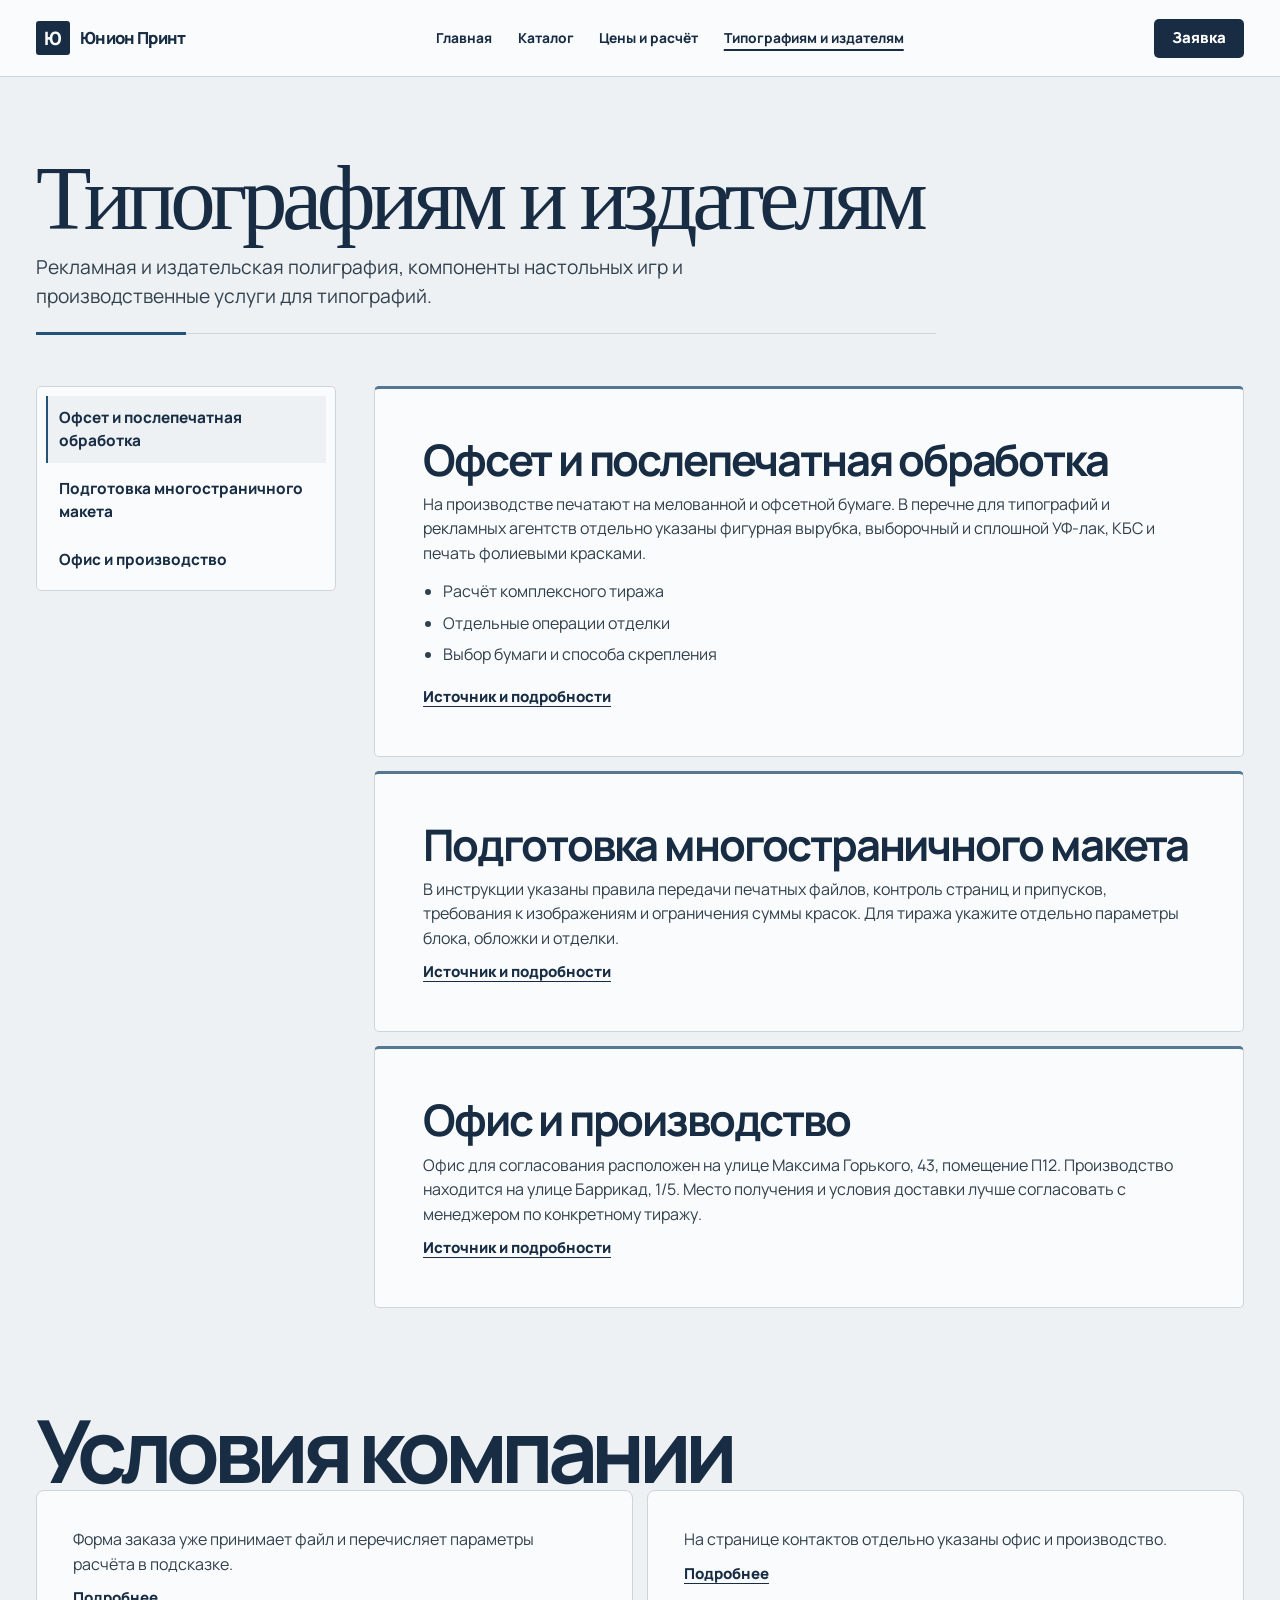
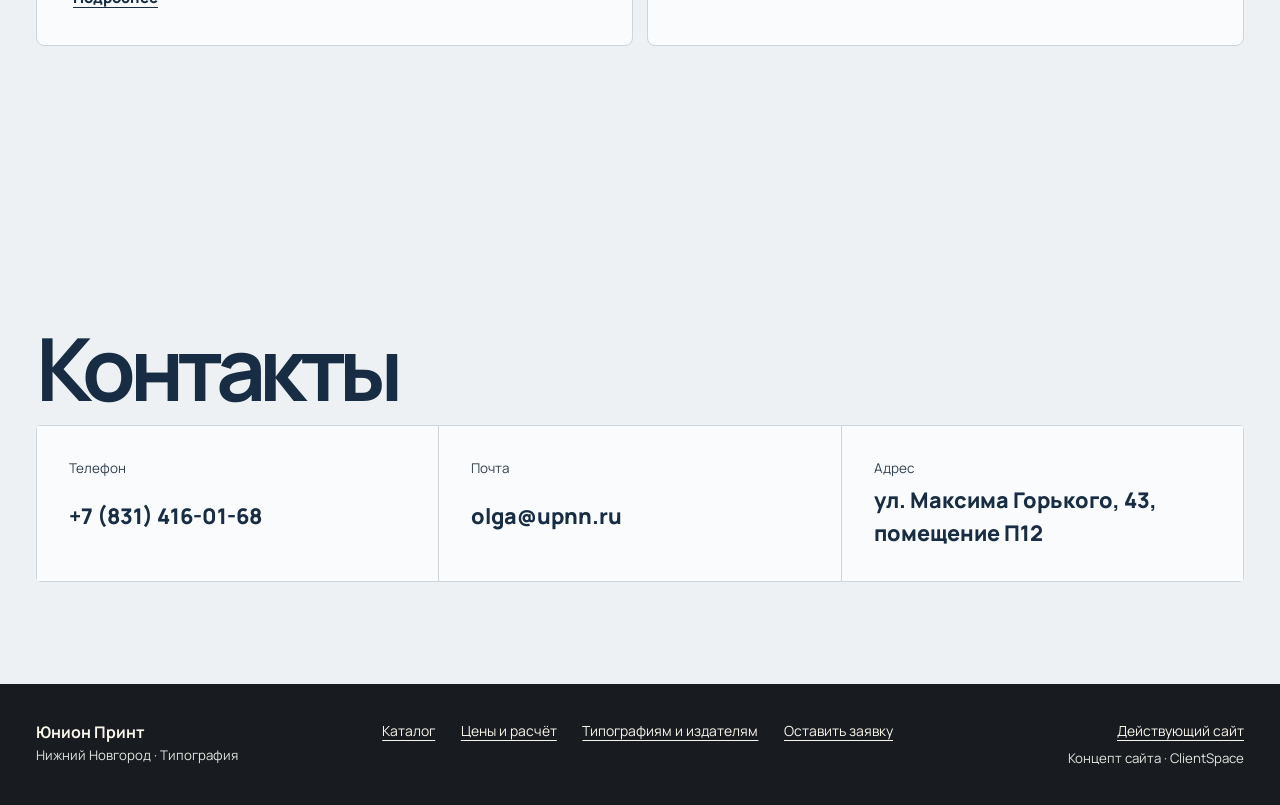
<file: guide.html>
<!doctype html>
<html lang="ru" data-layout="book" data-scene-layout="press" data-company="union-print">
<head>
<meta charset="utf-8">
<meta name="viewport" content="width=device-width, initial-scale=1">
<meta name="robots" content="noindex, nofollow">
<meta name="theme-color" content="#255377">
<meta name="print-demo-id" content="union-print">
<title>Типографиям и издателям — Юнион Принт</title>
<link rel="stylesheet" href="site.css">
<link rel="stylesheet" href="experience.css">
<style>:root{--brand:#255377;--scene-field:#17283d;--scene-paper:#edf1f4;--scene-ink:#182d44;--scene-accent:#a4d3ef}</style>
<script src="site.js" type="module"></script>
<script src="experience.js" type="module"></script>
</head>
<body>
<a class="skip" href="#main">К содержанию</a>
<header class="masthead"><div class="shell mast-inner">
<a class="brand" href="index.html"><span aria-hidden="true">Ю</span>Юнион Принт</a>
<nav class="main-nav" aria-label="Разделы сайта"><a href="index.html">Главная</a><a href="catalog.html">Каталог</a><a href="pricing.html">Цены и расчёт</a><a href="guide.html" aria-current="page">Типографиям и издателям</a></nav>
<a class="button compact nav-cta" href="order.html">Заявка</a>
<details class="mobile-nav"><summary aria-label="Открыть меню"><i></i><i></i></summary><nav aria-label="Разделы сайта"><a href="catalog.html"><svg viewBox="0 0 24 24" width="19" height="19" aria-hidden="true" focusable="false"><path d="M5 5h6v6H5zM13 5h6v6h-6zM5 13h6v6H5zM13 13h6v6h-6z" fill="none" stroke="currentColor" stroke-width="1.55" stroke-linecap="round" stroke-linejoin="round"/></svg>Каталог</a><a href="pricing.html"><svg viewBox="0 0 24 24" width="19" height="19" aria-hidden="true" focusable="false"><path d="M6 4h12v16H6zM9 8h6m-6 4h6m-6 4h4" fill="none" stroke="currentColor" stroke-width="1.55" stroke-linecap="round" stroke-linejoin="round"/></svg>Цены</a><a href="guide.html" aria-current="page"><svg viewBox="0 0 24 24" width="19" height="19" aria-hidden="true" focusable="false"><path d="M4 5h6l2 2 2-2h6v13h-6l-2 2-2-2H4zm8 2v13" fill="none" stroke="currentColor" stroke-width="1.55" stroke-linecap="round" stroke-linejoin="round"/></svg>Информация</a><a href="order.html"><svg viewBox="0 0 24 24" width="19" height="19" aria-hidden="true" focusable="false"><path d="M4 5h16v12H9l-5 3zm4 4h8m-8 4h5" fill="none" stroke="currentColor" stroke-width="1.55" stroke-linecap="round" stroke-linejoin="round"/></svg>Заявка</a></nav></details>
</div></header>
<main id="main"><div class="shell page guide-page"><header class="page-title"><h1>Типографиям и издателям</h1><p>Рекламная и издательская полиграфия, компоненты настольных игр и производственные услуги для типографий.</p></header>
<div class="guide-layout"><nav class="guide-nav" aria-label="Разделы страницы"><a href="#topic-1">Офсет и послепечатная обработка</a><a href="#topic-2">Подготовка многостраничного макета</a><a href="#topic-3">Офис и производство</a></nav>
<div class="guide-grid guide-topics"><article class="guide-card" id="topic-1"><h2>Офсет и послепечатная обработка</h2><p>На производстве печатают на мелованной и офсетной бумаге. В перечне для типографий и рекламных агентств отдельно указаны фигурная вырубка, выборочный и сплошной УФ-лак, КБС и печать фолиевыми красками.</p><ul><li>Расчёт комплексного тиража</li><li>Отдельные операции отделки</li><li>Выбор бумаги и способа скрепления</li></ul><a href="https://upnn.ru/for-printing-office/" class="text-action" target="_blank" rel="noopener noreferrer">Источник и подробности</a></article><article class="guide-card" id="topic-2"><h2>Подготовка многостраничного макета</h2><p>В инструкции указаны правила передачи печатных файлов, контроль страниц и припусков, требования к изображениям и ограничения суммы красок. Для тиража укажите отдельно параметры блока, обложки и отделки.</p><a href="https://upnn.ru/information/texnicheskie-trebovaniya/" class="text-action" target="_blank" rel="noopener noreferrer">Источник и подробности</a></article><article class="guide-card" id="topic-3"><h2>Офис и производство</h2><p>Офис для согласования расположен на улице Максима Горького, 43, помещение П12. Производство находится на улице Баррикад, 1/5. Место получения и условия доставки лучше согласовать с менеджером по конкретному тиражу.</p><a href="https://upnn.ru/contacts/" class="text-action" target="_blank" rel="noopener noreferrer">Источник и подробности</a></article></div></div>
<section class="section"><div class="section-title"><h2>Условия компании</h2></div><div class="fact-grid"><div><p>Форма заказа уже принимает файл и перечисляет параметры расчёта в подсказке.</p><a href="https://upnn.ru/order/" class="text-action" target="_blank" rel="noopener noreferrer">Подробнее</a></div><div><p>На странице контактов отдельно указаны офис и производство.</p><a href="https://upnn.ru/contacts/" class="text-action" target="_blank" rel="noopener noreferrer">Подробнее</a></div></div></section>
</div><section id="contacts" class="shell section"><div class="section-title"><h2>Контакты</h2></div><div class="contact-grid"><a class="contact" href="tel:+78314160168"><span>Телефон</span><strong>+7 (831) 416-01-68</strong></a><a class="contact" href="mailto:olga@upnn.ru"><span>Почта</span><strong>olga@upnn.ru</strong></a><div class="contact"><span>Адрес</span><strong>ул. Максима Горького, 43, помещение П12</strong></div></div></section></main>
<footer class="footer"><div class="shell footer-inner"><div><strong>Юнион Принт</strong><p>Нижний Новгород · Типография</p></div><nav aria-label="Полезные ссылки"><a href="catalog.html" class="">Каталог</a><a href="pricing.html" class="">Цены и расчёт</a><a href="guide.html" class="">Типографиям и издателям</a><a href="order.html" class="">Оставить заявку</a></nav>
<div class="footer-source"><a href="https://upnn.ru/" class="" target="_blank" rel="noopener noreferrer">Действующий сайт</a><small>Концепт сайта · ClientSpace</small></div></div></footer>
</body></html>
</file>
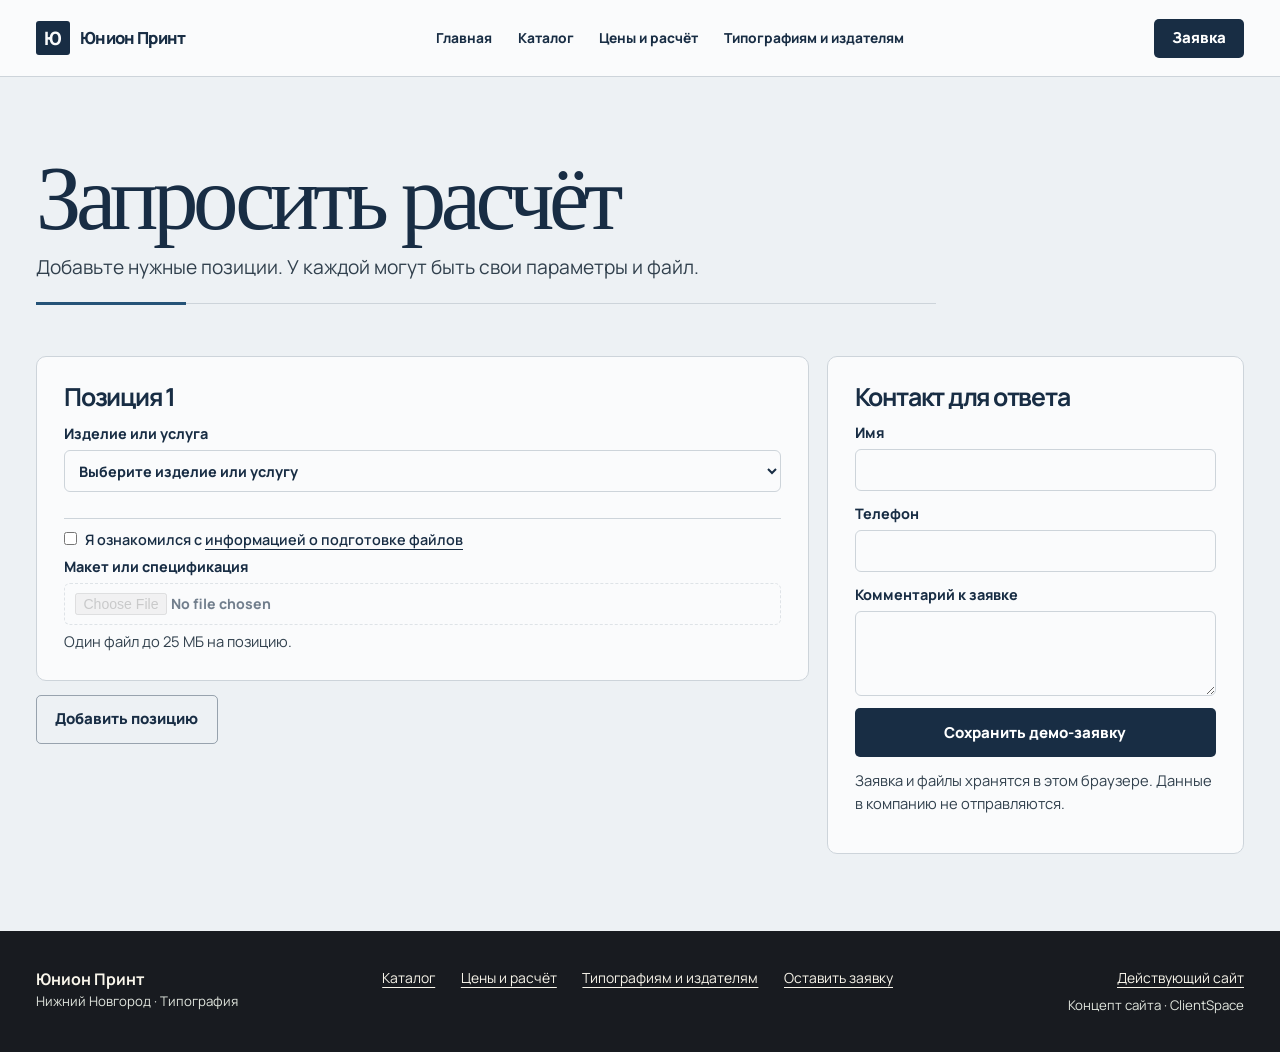
<file: order.html>
<!doctype html>
<html lang="ru" data-layout="book" data-scene-layout="press" data-company="union-print">
<head>
<meta charset="utf-8">
<meta name="viewport" content="width=device-width, initial-scale=1">
<meta name="robots" content="noindex, nofollow">
<meta name="theme-color" content="#255377">
<meta name="print-demo-id" content="union-print">
<title>Запросить расчёт — Юнион Принт</title>
<link rel="stylesheet" href="site.css">
<link rel="stylesheet" href="experience.css">
<style>:root{--brand:#255377;--scene-field:#17283d;--scene-paper:#edf1f4;--scene-ink:#182d44;--scene-accent:#a4d3ef}</style>
<script src="site.js" type="module"></script>
<script src="experience.js" type="module"></script>
</head>
<body>
<a class="skip" href="#main">К содержанию</a>
<header class="masthead"><div class="shell mast-inner">
<a class="brand" href="index.html"><span aria-hidden="true">Ю</span>Юнион Принт</a>
<nav class="main-nav" aria-label="Разделы сайта"><a href="index.html">Главная</a><a href="catalog.html">Каталог</a><a href="pricing.html">Цены и расчёт</a><a href="guide.html">Типографиям и издателям</a></nav>
<a class="button compact nav-cta" href="order.html">Заявка</a>
<details class="mobile-nav"><summary aria-label="Открыть меню"><i></i><i></i></summary><nav aria-label="Разделы сайта"><a href="catalog.html"><svg viewBox="0 0 24 24" width="19" height="19" aria-hidden="true" focusable="false"><path d="M5 5h6v6H5zM13 5h6v6h-6zM5 13h6v6H5zM13 13h6v6h-6z" fill="none" stroke="currentColor" stroke-width="1.55" stroke-linecap="round" stroke-linejoin="round"/></svg>Каталог</a><a href="pricing.html"><svg viewBox="0 0 24 24" width="19" height="19" aria-hidden="true" focusable="false"><path d="M6 4h12v16H6zM9 8h6m-6 4h6m-6 4h4" fill="none" stroke="currentColor" stroke-width="1.55" stroke-linecap="round" stroke-linejoin="round"/></svg>Цены</a><a href="guide.html"><svg viewBox="0 0 24 24" width="19" height="19" aria-hidden="true" focusable="false"><path d="M4 5h6l2 2 2-2h6v13h-6l-2 2-2-2H4zm8 2v13" fill="none" stroke="currentColor" stroke-width="1.55" stroke-linecap="round" stroke-linejoin="round"/></svg>Информация</a><a href="order.html" aria-current="page"><svg viewBox="0 0 24 24" width="19" height="19" aria-hidden="true" focusable="false"><path d="M4 5h16v12H9l-5 3zm4 4h8m-8 4h5" fill="none" stroke="currentColor" stroke-width="1.55" stroke-linecap="round" stroke-linejoin="round"/></svg>Заявка</a></nav></details>
</div></header>
<main id="main"><div class="shell page"><header class="page-title"><h1>Запросить расчёт</h1><p>Добавьте нужные позиции. У каждой могут быть свои параметры и файл.</p></header>
<form id="order-form" class="order-layout">
<div class="order-lines"><div id="lines"></div><button class="button secondary" type="button" id="add-line">Добавить позицию</button></div>
<aside class="order-contact"><h2>Контакт для ответа</h2><label>Имя<input name="customer" autocomplete="name" maxlength="100" required></label>
<label>Телефон<input name="phone" type="tel" autocomplete="tel" maxlength="30" required></label>
<label>Комментарий к заявке<textarea name="comment" rows="3" maxlength="1500"></textarea></label>
<div id="order-total" class="total" aria-live="polite"></div>
<button class="button" type="submit">Сохранить демо-заявку</button><p class="muted">Заявка и файлы хранятся в этом браузере. Данные в компанию не отправляются.</p>
<p class="error" id="order-error" role="alert"></p></aside>
</form><section id="order-done" class="lead-note" hidden><div><h2 id="order-done-title" tabindex="-1"></h2><p>Данные и файлы доступны в демо-CRM в этом же браузере.</p></div>
<div class="actions"><a class="button" href="crm.html">Открыть демо-CRM</a><button class="button secondary" id="start-again" type="button">Новая заявка</button></div></section>
<noscript>Для подготовки заявки включите JavaScript.</noscript></div></main>
<footer class="footer"><div class="shell footer-inner"><div><strong>Юнион Принт</strong><p>Нижний Новгород · Типография</p></div><nav aria-label="Полезные ссылки"><a href="catalog.html" class="">Каталог</a><a href="pricing.html" class="">Цены и расчёт</a><a href="guide.html" class="">Типографиям и издателям</a><a href="order.html" class="">Оставить заявку</a></nav>
<div class="footer-source"><a href="https://upnn.ru/" class="" target="_blank" rel="noopener noreferrer">Действующий сайт</a><small>Концепт сайта · ClientSpace</small></div></div></footer>
</body></html>
</file>
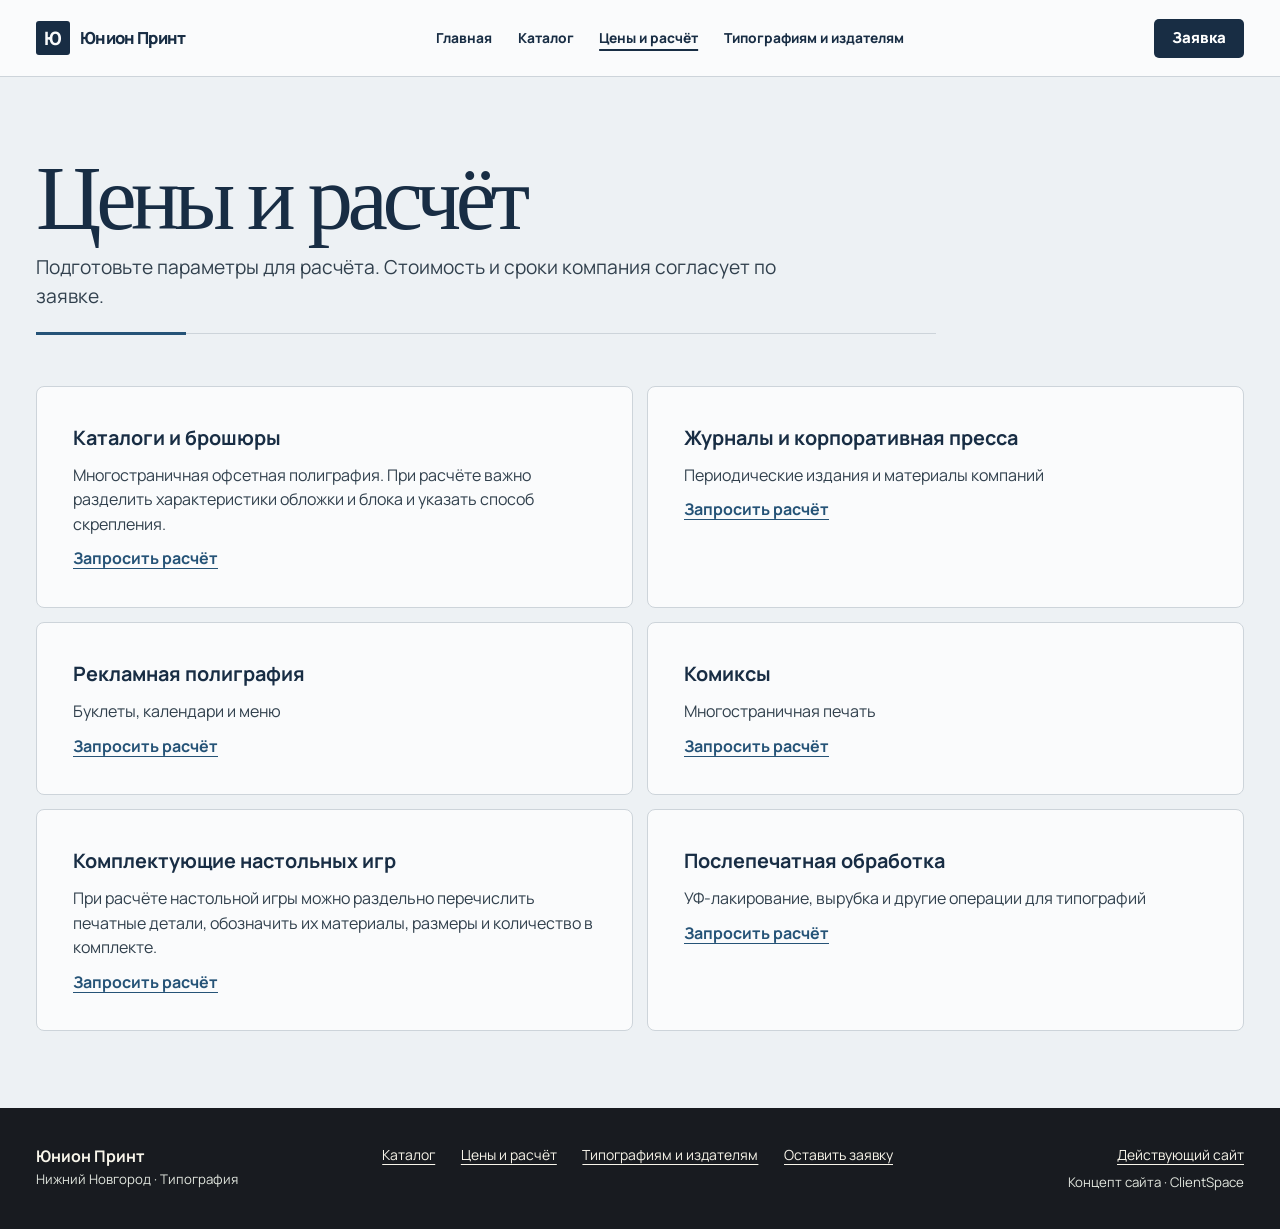
<file: pricing.html>
<!doctype html>
<html lang="ru" data-layout="book" data-scene-layout="press" data-company="union-print">
<head>
<meta charset="utf-8">
<meta name="viewport" content="width=device-width, initial-scale=1">
<meta name="robots" content="noindex, nofollow">
<meta name="theme-color" content="#255377">
<meta name="print-demo-id" content="union-print">
<title>Цены и расчёт — Юнион Принт</title>
<link rel="stylesheet" href="site.css">
<link rel="stylesheet" href="experience.css">
<style>:root{--brand:#255377;--scene-field:#17283d;--scene-paper:#edf1f4;--scene-ink:#182d44;--scene-accent:#a4d3ef}</style>
<script src="site.js" type="module"></script>
<script src="experience.js" type="module"></script>
</head>
<body>
<a class="skip" href="#main">К содержанию</a>
<header class="masthead"><div class="shell mast-inner">
<a class="brand" href="index.html"><span aria-hidden="true">Ю</span>Юнион Принт</a>
<nav class="main-nav" aria-label="Разделы сайта"><a href="index.html">Главная</a><a href="catalog.html">Каталог</a><a href="pricing.html" aria-current="page">Цены и расчёт</a><a href="guide.html">Типографиям и издателям</a></nav>
<a class="button compact nav-cta" href="order.html">Заявка</a>
<details class="mobile-nav"><summary aria-label="Открыть меню"><i></i><i></i></summary><nav aria-label="Разделы сайта"><a href="catalog.html"><svg viewBox="0 0 24 24" width="19" height="19" aria-hidden="true" focusable="false"><path d="M5 5h6v6H5zM13 5h6v6h-6zM5 13h6v6H5zM13 13h6v6h-6z" fill="none" stroke="currentColor" stroke-width="1.55" stroke-linecap="round" stroke-linejoin="round"/></svg>Каталог</a><a href="pricing.html" aria-current="page"><svg viewBox="0 0 24 24" width="19" height="19" aria-hidden="true" focusable="false"><path d="M6 4h12v16H6zM9 8h6m-6 4h6m-6 4h4" fill="none" stroke="currentColor" stroke-width="1.55" stroke-linecap="round" stroke-linejoin="round"/></svg>Цены</a><a href="guide.html"><svg viewBox="0 0 24 24" width="19" height="19" aria-hidden="true" focusable="false"><path d="M4 5h6l2 2 2-2h6v13h-6l-2 2-2-2H4zm8 2v13" fill="none" stroke="currentColor" stroke-width="1.55" stroke-linecap="round" stroke-linejoin="round"/></svg>Информация</a><a href="order.html"><svg viewBox="0 0 24 24" width="19" height="19" aria-hidden="true" focusable="false"><path d="M4 5h16v12H9l-5 3zm4 4h8m-8 4h5" fill="none" stroke="currentColor" stroke-width="1.55" stroke-linecap="round" stroke-linejoin="round"/></svg>Заявка</a></nav></details>
</div></header>
<main id="main"><div class="shell page"><header class="page-title"><h1>Цены и расчёт</h1><p>Подготовьте параметры для расчёта. Стоимость и сроки компания согласует по заявке.</p></header><div class="guide-grid"><a class="price-choice" href="order.html?product=p1"><strong>Каталоги и брошюры</strong><span>Многостраничная офсетная полиграфия. При расчёте важно разделить характеристики обложки и блока и указать способ скрепления.</span><b>Запросить расчёт</b></a><a class="price-choice" href="order.html?product=p2"><strong>Журналы и корпоративная пресса</strong><span>Периодические издания и материалы компаний</span><b>Запросить расчёт</b></a><a class="price-choice" href="order.html?product=p3"><strong>Рекламная полиграфия</strong><span>Буклеты, календари и меню</span><b>Запросить расчёт</b></a><a class="price-choice" href="order.html?product=p4"><strong>Комиксы</strong><span>Многостраничная печать</span><b>Запросить расчёт</b></a><a class="price-choice" href="order.html?product=p5"><strong>Комплектующие настольных игр</strong><span>При расчёте настольной игры можно раздельно перечислить печатные детали, обозначить их материалы, размеры и количество в комплекте.</span><b>Запросить расчёт</b></a><a class="price-choice" href="order.html?product=p6"><strong>Послепечатная обработка</strong><span>УФ-лакирование, вырубка и другие операции для типографий</span><b>Запросить расчёт</b></a></div></div></main>
<footer class="footer"><div class="shell footer-inner"><div><strong>Юнион Принт</strong><p>Нижний Новгород · Типография</p></div><nav aria-label="Полезные ссылки"><a href="catalog.html" class="">Каталог</a><a href="pricing.html" class="">Цены и расчёт</a><a href="guide.html" class="">Типографиям и издателям</a><a href="order.html" class="">Оставить заявку</a></nav>
<div class="footer-source"><a href="https://upnn.ru/" class="" target="_blank" rel="noopener noreferrer">Действующий сайт</a><small>Концепт сайта · ClientSpace</small></div></div></footer>
</body></html>
</file>
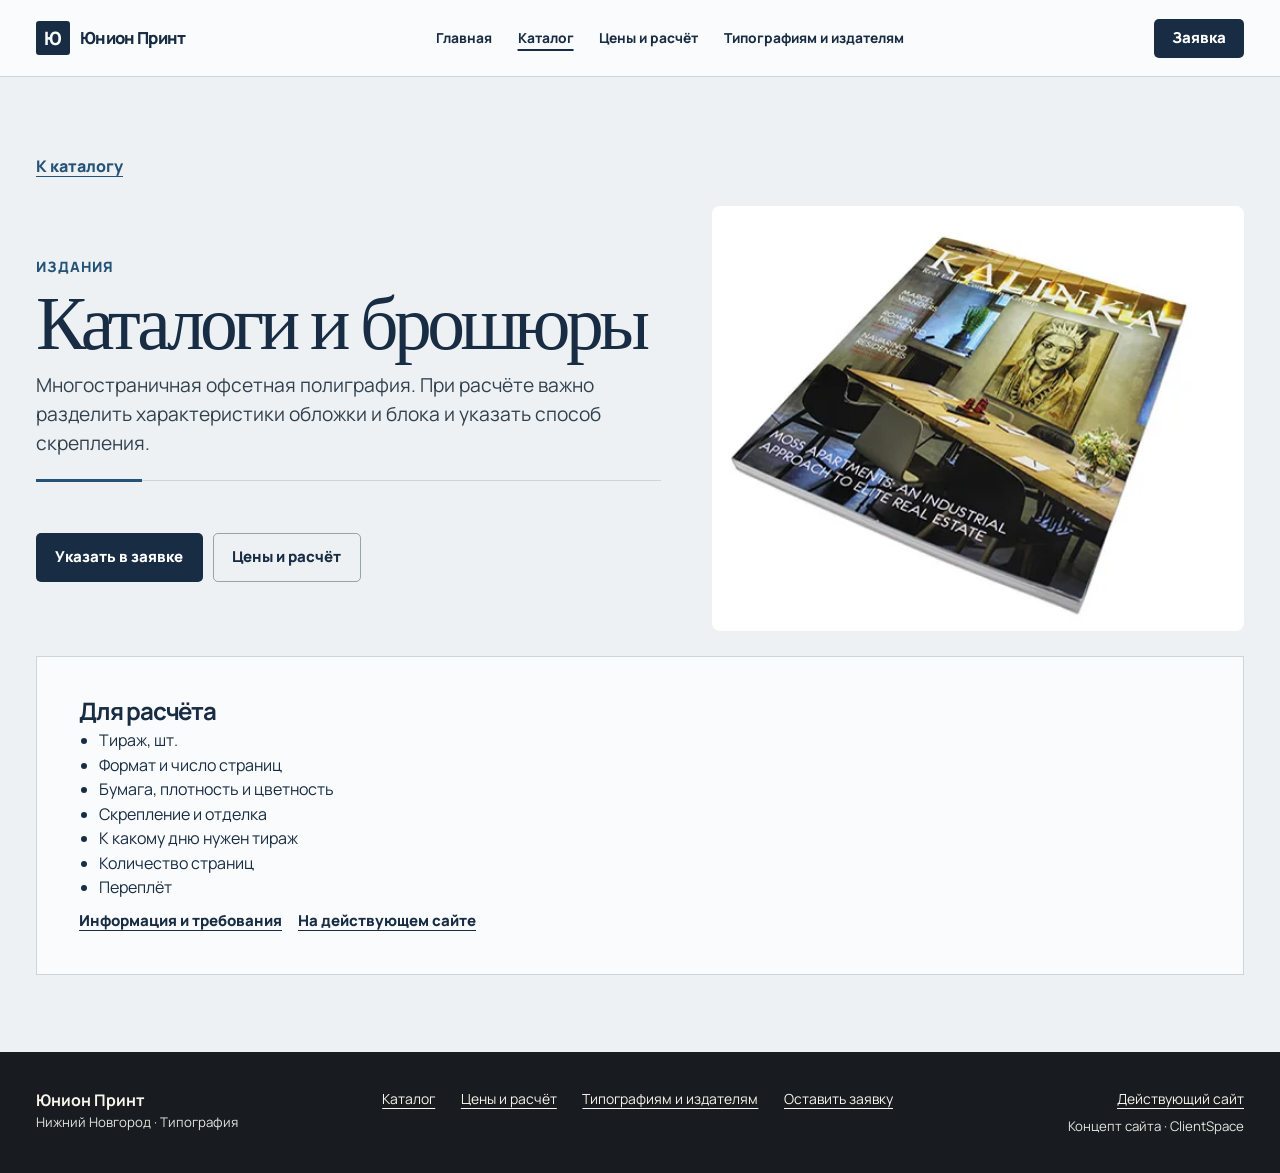
<file: product-p1.html>
<!doctype html>
<html lang="ru" data-layout="book" data-scene-layout="press" data-company="union-print">
<head>
<meta charset="utf-8">
<meta name="viewport" content="width=device-width, initial-scale=1">
<meta name="robots" content="noindex, nofollow">
<meta name="theme-color" content="#255377">
<meta name="print-demo-id" content="union-print">
<title>Каталоги и брошюры — Юнион Принт</title>
<link rel="stylesheet" href="site.css">
<link rel="stylesheet" href="experience.css">
<style>:root{--brand:#255377;--scene-field:#17283d;--scene-paper:#edf1f4;--scene-ink:#182d44;--scene-accent:#a4d3ef}</style>
<script src="site.js" type="module"></script>
<script src="experience.js" type="module"></script>
</head>
<body>
<a class="skip" href="#main">К содержанию</a>
<header class="masthead"><div class="shell mast-inner">
<a class="brand" href="index.html"><span aria-hidden="true">Ю</span>Юнион Принт</a>
<nav class="main-nav" aria-label="Разделы сайта"><a href="index.html">Главная</a><a href="catalog.html" aria-current="page">Каталог</a><a href="pricing.html">Цены и расчёт</a><a href="guide.html">Типографиям и издателям</a></nav>
<a class="button compact nav-cta" href="order.html">Заявка</a>
<details class="mobile-nav"><summary aria-label="Открыть меню"><i></i><i></i></summary><nav aria-label="Разделы сайта"><a href="catalog.html" aria-current="page"><svg viewBox="0 0 24 24" width="19" height="19" aria-hidden="true" focusable="false"><path d="M5 5h6v6H5zM13 5h6v6h-6zM5 13h6v6H5zM13 13h6v6h-6z" fill="none" stroke="currentColor" stroke-width="1.55" stroke-linecap="round" stroke-linejoin="round"/></svg>Каталог</a><a href="pricing.html"><svg viewBox="0 0 24 24" width="19" height="19" aria-hidden="true" focusable="false"><path d="M6 4h12v16H6zM9 8h6m-6 4h6m-6 4h4" fill="none" stroke="currentColor" stroke-width="1.55" stroke-linecap="round" stroke-linejoin="round"/></svg>Цены</a><a href="guide.html"><svg viewBox="0 0 24 24" width="19" height="19" aria-hidden="true" focusable="false"><path d="M4 5h6l2 2 2-2h6v13h-6l-2 2-2-2H4zm8 2v13" fill="none" stroke="currentColor" stroke-width="1.55" stroke-linecap="round" stroke-linejoin="round"/></svg>Информация</a><a href="order.html"><svg viewBox="0 0 24 24" width="19" height="19" aria-hidden="true" focusable="false"><path d="M4 5h16v12H9l-5 3zm4 4h8m-8 4h5" fill="none" stroke="currentColor" stroke-width="1.55" stroke-linecap="round" stroke-linejoin="round"/></svg>Заявка</a></nav></details>
</div></header>
<main id="main"><div class="shell page">
<a href="catalog.html" class="back">К каталогу</a>
<div class="item-layout"><div>
<p class="eyebrow">Издания</p><header class="page-title"><h1>Каталоги и брошюры</h1><p>Многостраничная офсетная полиграфия. При расчёте важно разделить характеристики обложки и блока и указать способ скрепления.</p></header>
<div class="actions"><a href="order.html?product=p1" class="button">Указать в заявке</a><a href="pricing.html?product=p1" class="button secondary">Цены и расчёт</a></div></div><figure class="item-photo"><img src="assets/5dd294e642f1435a9d8a1ddb.webp" alt="Каталоги и брошюры"></figure></div><section class="section item-notes"><h2>Для расчёта</h2><ul><li>Тираж, шт.</li><li>Формат и число страниц</li><li>Бумага, плотность и цветность</li><li>Скрепление и отделка</li><li>К какому дню нужен тираж</li><li>Количество страниц</li><li>Переплёт</li></ul>
<a href="guide.html" class="text-action">Информация и требования</a>
<a href="https://upnn.ru/katalogi/" class="text-action" target="_blank" rel="noopener noreferrer">На действующем сайте</a></section></div></main>
<footer class="footer"><div class="shell footer-inner"><div><strong>Юнион Принт</strong><p>Нижний Новгород · Типография</p></div><nav aria-label="Полезные ссылки"><a href="catalog.html" class="">Каталог</a><a href="pricing.html" class="">Цены и расчёт</a><a href="guide.html" class="">Типографиям и издателям</a><a href="order.html" class="">Оставить заявку</a></nav>
<div class="footer-source"><a href="https://upnn.ru/" class="" target="_blank" rel="noopener noreferrer">Действующий сайт</a><small>Концепт сайта · ClientSpace</small></div></div></footer>
</body></html>
</file>
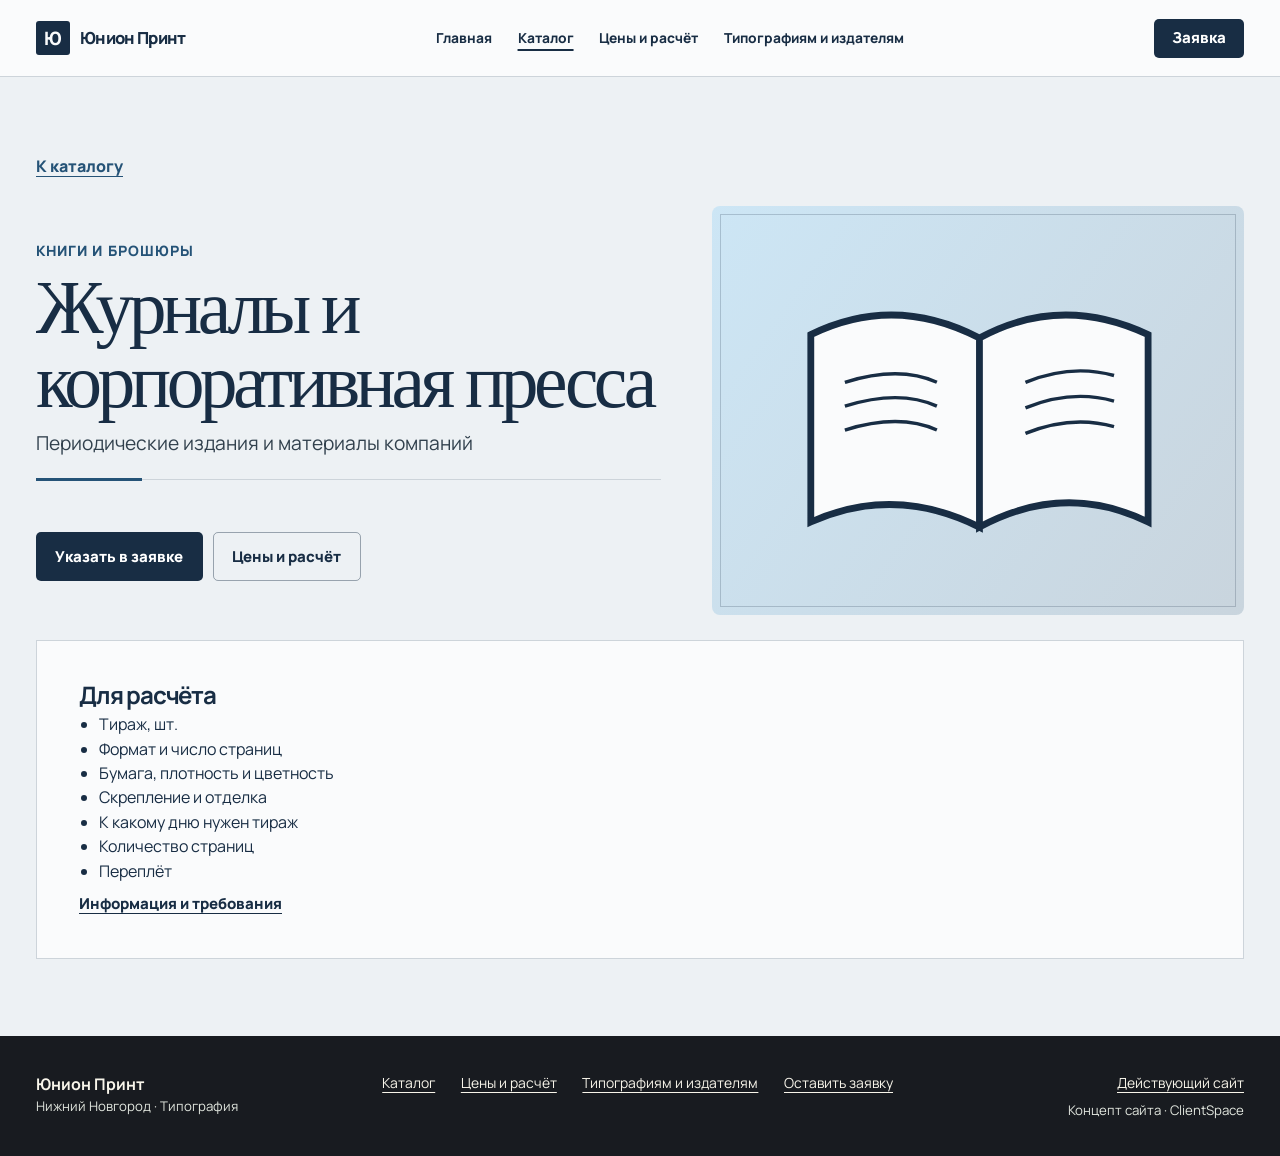
<file: product-p2.html>
<!doctype html>
<html lang="ru" data-layout="book" data-scene-layout="press" data-company="union-print">
<head>
<meta charset="utf-8">
<meta name="viewport" content="width=device-width, initial-scale=1">
<meta name="robots" content="noindex, nofollow">
<meta name="theme-color" content="#255377">
<meta name="print-demo-id" content="union-print">
<title>Журналы и корпоративная пресса — Юнион Принт</title>
<link rel="stylesheet" href="site.css">
<link rel="stylesheet" href="experience.css">
<style>:root{--brand:#255377;--scene-field:#17283d;--scene-paper:#edf1f4;--scene-ink:#182d44;--scene-accent:#a4d3ef}</style>
<script src="site.js" type="module"></script>
<script src="experience.js" type="module"></script>
</head>
<body>
<a class="skip" href="#main">К содержанию</a>
<header class="masthead"><div class="shell mast-inner">
<a class="brand" href="index.html"><span aria-hidden="true">Ю</span>Юнион Принт</a>
<nav class="main-nav" aria-label="Разделы сайта"><a href="index.html">Главная</a><a href="catalog.html" aria-current="page">Каталог</a><a href="pricing.html">Цены и расчёт</a><a href="guide.html">Типографиям и издателям</a></nav>
<a class="button compact nav-cta" href="order.html">Заявка</a>
<details class="mobile-nav"><summary aria-label="Открыть меню"><i></i><i></i></summary><nav aria-label="Разделы сайта"><a href="catalog.html" aria-current="page"><svg viewBox="0 0 24 24" width="19" height="19" aria-hidden="true" focusable="false"><path d="M5 5h6v6H5zM13 5h6v6h-6zM5 13h6v6H5zM13 13h6v6h-6z" fill="none" stroke="currentColor" stroke-width="1.55" stroke-linecap="round" stroke-linejoin="round"/></svg>Каталог</a><a href="pricing.html"><svg viewBox="0 0 24 24" width="19" height="19" aria-hidden="true" focusable="false"><path d="M6 4h12v16H6zM9 8h6m-6 4h6m-6 4h4" fill="none" stroke="currentColor" stroke-width="1.55" stroke-linecap="round" stroke-linejoin="round"/></svg>Цены</a><a href="guide.html"><svg viewBox="0 0 24 24" width="19" height="19" aria-hidden="true" focusable="false"><path d="M4 5h6l2 2 2-2h6v13h-6l-2 2-2-2H4zm8 2v13" fill="none" stroke="currentColor" stroke-width="1.55" stroke-linecap="round" stroke-linejoin="round"/></svg>Информация</a><a href="order.html"><svg viewBox="0 0 24 24" width="19" height="19" aria-hidden="true" focusable="false"><path d="M4 5h16v12H9l-5 3zm4 4h8m-8 4h5" fill="none" stroke="currentColor" stroke-width="1.55" stroke-linecap="round" stroke-linejoin="round"/></svg>Заявка</a></nav></details>
</div></header>
<main id="main"><div class="shell page">
<a href="catalog.html" class="back">К каталогу</a>
<div class="item-layout"><div>
<p class="eyebrow">Книги и брошюры</p><header class="page-title"><h1>Журналы и корпоративная пресса</h1><p>Периодические издания и материалы компаний</p></header>
<div class="actions"><a href="order.html?product=p2" class="button">Указать в заявке</a><a href="pricing.html?product=p2" class="button secondary">Цены и расчёт</a></div></div><figure class="item-photo item-graphic"><svg viewBox="0 0 312 265" preserveAspectRatio="xMidYMid slice" aria-hidden="true" focusable="false"><path d="M58 88q49-24 99 2v111q-50-25-99-3Zm99 2q48-26 99-2v110q-49-24-99 3z" fill="var(--stock)" stroke="var(--stock-ink)" stroke-width="4"/><path d="M78 116q32-10 54 0m-54 14q32-10 54 0m-54 14q32-10 54 0m52-28q27-11 52-4m-52 19q27-11 52-4m-52 19q27-11 52-4" fill="none" stroke="var(--stock-ink)" stroke-width="2"/></svg></figure></div><section class="section item-notes"><h2>Для расчёта</h2><ul><li>Тираж, шт.</li><li>Формат и число страниц</li><li>Бумага, плотность и цветность</li><li>Скрепление и отделка</li><li>К какому дню нужен тираж</li><li>Количество страниц</li><li>Переплёт</li></ul>
<a href="guide.html" class="text-action">Информация и требования</a>
</section></div></main>
<footer class="footer"><div class="shell footer-inner"><div><strong>Юнион Принт</strong><p>Нижний Новгород · Типография</p></div><nav aria-label="Полезные ссылки"><a href="catalog.html" class="">Каталог</a><a href="pricing.html" class="">Цены и расчёт</a><a href="guide.html" class="">Типографиям и издателям</a><a href="order.html" class="">Оставить заявку</a></nav>
<div class="footer-source"><a href="https://upnn.ru/" class="" target="_blank" rel="noopener noreferrer">Действующий сайт</a><small>Концепт сайта · ClientSpace</small></div></div></footer>
</body></html>
</file>
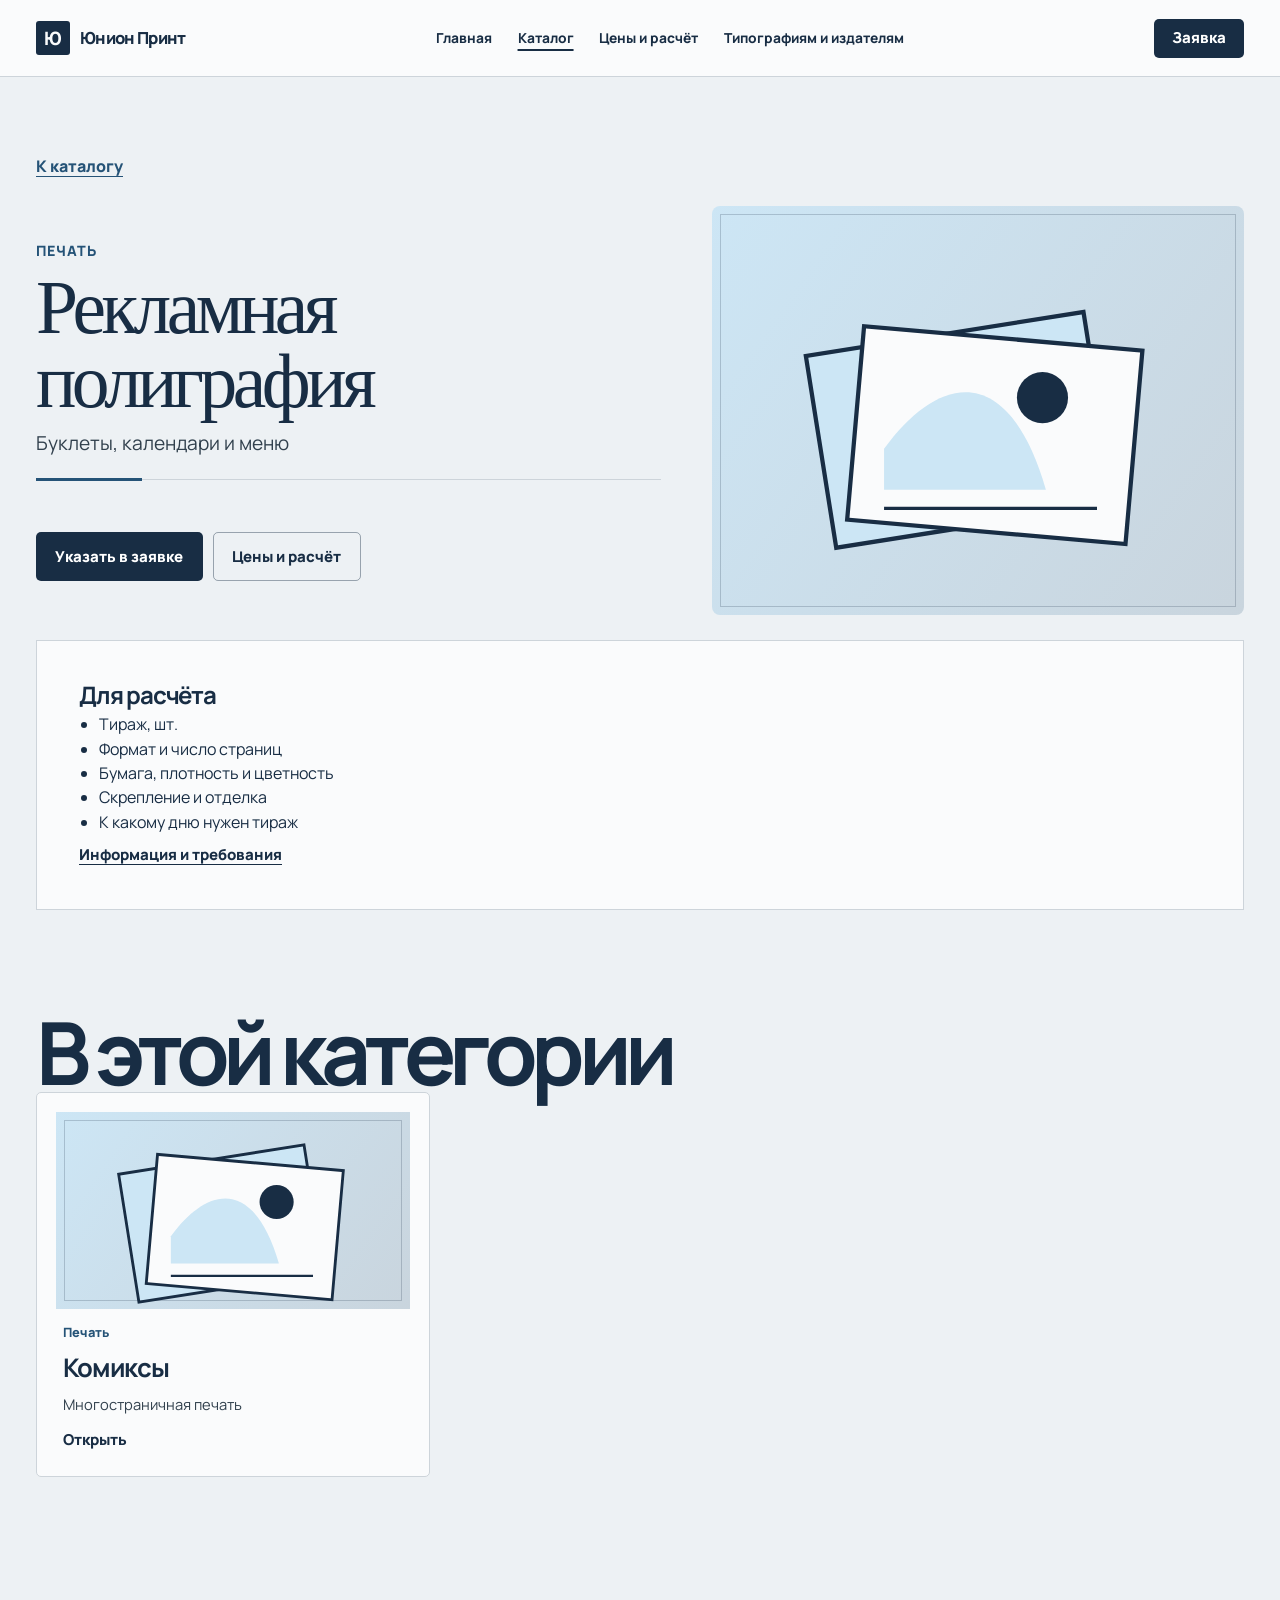
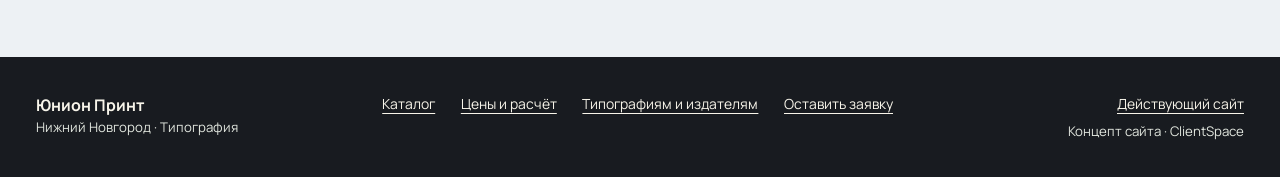
<file: product-p3.html>
<!doctype html>
<html lang="ru" data-layout="book" data-scene-layout="press" data-company="union-print">
<head>
<meta charset="utf-8">
<meta name="viewport" content="width=device-width, initial-scale=1">
<meta name="robots" content="noindex, nofollow">
<meta name="theme-color" content="#255377">
<meta name="print-demo-id" content="union-print">
<title>Рекламная полиграфия — Юнион Принт</title>
<link rel="stylesheet" href="site.css">
<link rel="stylesheet" href="experience.css">
<style>:root{--brand:#255377;--scene-field:#17283d;--scene-paper:#edf1f4;--scene-ink:#182d44;--scene-accent:#a4d3ef}</style>
<script src="site.js" type="module"></script>
<script src="experience.js" type="module"></script>
</head>
<body>
<a class="skip" href="#main">К содержанию</a>
<header class="masthead"><div class="shell mast-inner">
<a class="brand" href="index.html"><span aria-hidden="true">Ю</span>Юнион Принт</a>
<nav class="main-nav" aria-label="Разделы сайта"><a href="index.html">Главная</a><a href="catalog.html" aria-current="page">Каталог</a><a href="pricing.html">Цены и расчёт</a><a href="guide.html">Типографиям и издателям</a></nav>
<a class="button compact nav-cta" href="order.html">Заявка</a>
<details class="mobile-nav"><summary aria-label="Открыть меню"><i></i><i></i></summary><nav aria-label="Разделы сайта"><a href="catalog.html" aria-current="page"><svg viewBox="0 0 24 24" width="19" height="19" aria-hidden="true" focusable="false"><path d="M5 5h6v6H5zM13 5h6v6h-6zM5 13h6v6H5zM13 13h6v6h-6z" fill="none" stroke="currentColor" stroke-width="1.55" stroke-linecap="round" stroke-linejoin="round"/></svg>Каталог</a><a href="pricing.html"><svg viewBox="0 0 24 24" width="19" height="19" aria-hidden="true" focusable="false"><path d="M6 4h12v16H6zM9 8h6m-6 4h6m-6 4h4" fill="none" stroke="currentColor" stroke-width="1.55" stroke-linecap="round" stroke-linejoin="round"/></svg>Цены</a><a href="guide.html"><svg viewBox="0 0 24 24" width="19" height="19" aria-hidden="true" focusable="false"><path d="M4 5h6l2 2 2-2h6v13h-6l-2 2-2-2H4zm8 2v13" fill="none" stroke="currentColor" stroke-width="1.55" stroke-linecap="round" stroke-linejoin="round"/></svg>Информация</a><a href="order.html"><svg viewBox="0 0 24 24" width="19" height="19" aria-hidden="true" focusable="false"><path d="M4 5h16v12H9l-5 3zm4 4h8m-8 4h5" fill="none" stroke="currentColor" stroke-width="1.55" stroke-linecap="round" stroke-linejoin="round"/></svg>Заявка</a></nav></details>
</div></header>
<main id="main"><div class="shell page">
<a href="catalog.html" class="back">К каталогу</a>
<div class="item-layout"><div>
<p class="eyebrow">Печать</p><header class="page-title"><h1>Рекламная полиграфия</h1><p>Буклеты, календари и меню</p></header>
<div class="actions"><a href="order.html?product=p3" class="button">Указать в заявке</a><a href="pricing.html?product=p3" class="button secondary">Цены и расчёт</a></div></div><figure class="item-photo item-graphic"><svg viewBox="0 0 312 265" preserveAspectRatio="xMidYMid slice" aria-hidden="true" focusable="false"><path d="M63 87h165v114H63z" fill="var(--foil)" stroke="var(--stock-ink)" stroke-width="2.5" transform="rotate(-9 145 144)"/><path d="M84 90h164v114H84z" fill="var(--stock)" stroke="var(--stock-ink)" stroke-width="2.5" transform="rotate(5 166 147)"/><path d="M101 155c32-44 73-52 95 24h-95z" fill="var(--foil)"/><circle cx="194" cy="125" r="15" fill="var(--stock-ink)"/><path d="M101 190h125" stroke="var(--stock-ink)" stroke-width="2"/></svg></figure></div><section class="section item-notes"><h2>Для расчёта</h2><ul><li>Тираж, шт.</li><li>Формат и число страниц</li><li>Бумага, плотность и цветность</li><li>Скрепление и отделка</li><li>К какому дню нужен тираж</li></ul>
<a href="guide.html" class="text-action">Информация и требования</a>
</section><section class="section"><div class="section-title"><h2>В этой категории</h2></div><div class="product-grid"><a class="product-card " href="product-p4.html"><div class="product-media"><svg viewBox="0 0 312 265" preserveAspectRatio="xMidYMid slice" aria-hidden="true" focusable="false"><path d="M63 87h165v114H63z" fill="var(--foil)" stroke="var(--stock-ink)" stroke-width="2.5" transform="rotate(-9 145 144)"/><path d="M84 90h164v114H84z" fill="var(--stock)" stroke="var(--stock-ink)" stroke-width="2.5" transform="rotate(5 166 147)"/><path d="M101 155c32-44 73-52 95 24h-95z" fill="var(--foil)"/><circle cx="194" cy="125" r="15" fill="var(--stock-ink)"/><path d="M101 190h125" stroke="var(--stock-ink)" stroke-width="2"/></svg></div><span class="product-category">Печать</span><h3>Комиксы</h3><p>Многостраничная печать</p><span class="text-action">Открыть</span></a></div></section></div></main>
<footer class="footer"><div class="shell footer-inner"><div><strong>Юнион Принт</strong><p>Нижний Новгород · Типография</p></div><nav aria-label="Полезные ссылки"><a href="catalog.html" class="">Каталог</a><a href="pricing.html" class="">Цены и расчёт</a><a href="guide.html" class="">Типографиям и издателям</a><a href="order.html" class="">Оставить заявку</a></nav>
<div class="footer-source"><a href="https://upnn.ru/" class="" target="_blank" rel="noopener noreferrer">Действующий сайт</a><small>Концепт сайта · ClientSpace</small></div></div></footer>
</body></html>
</file>
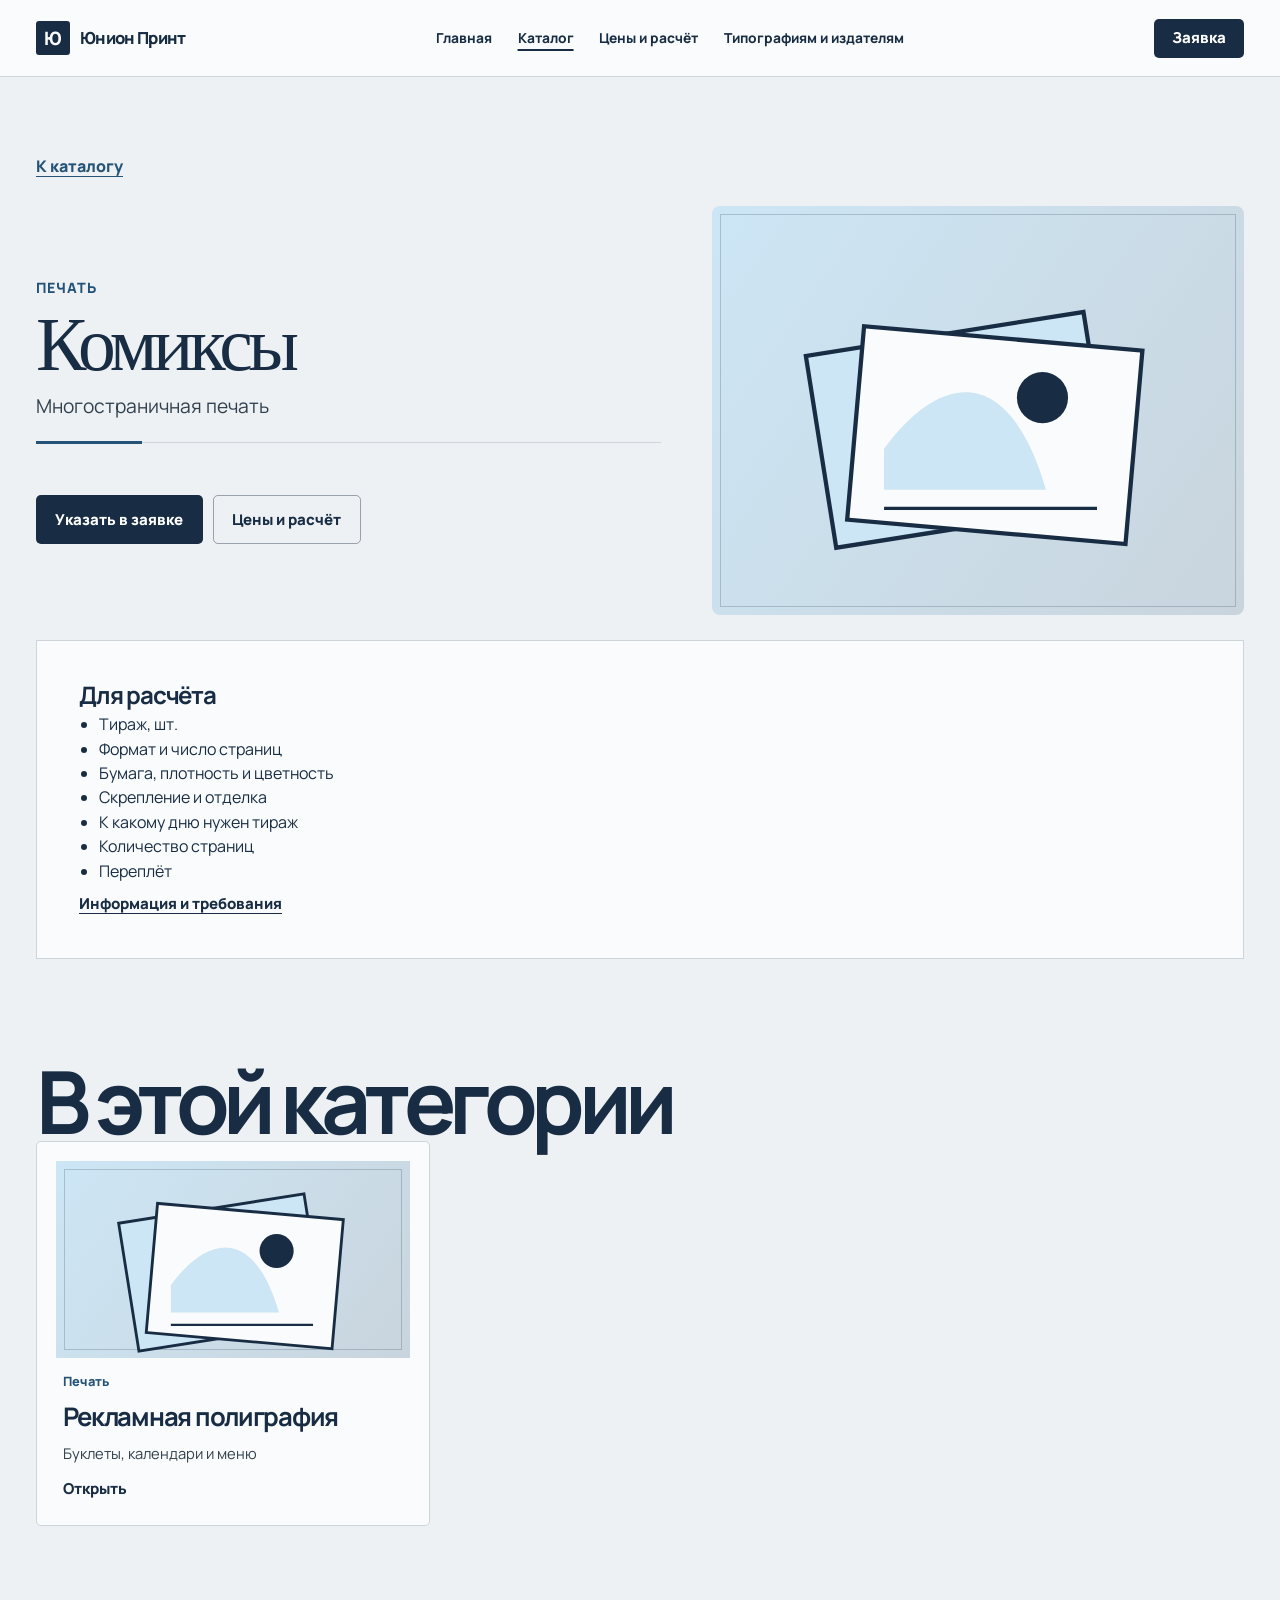
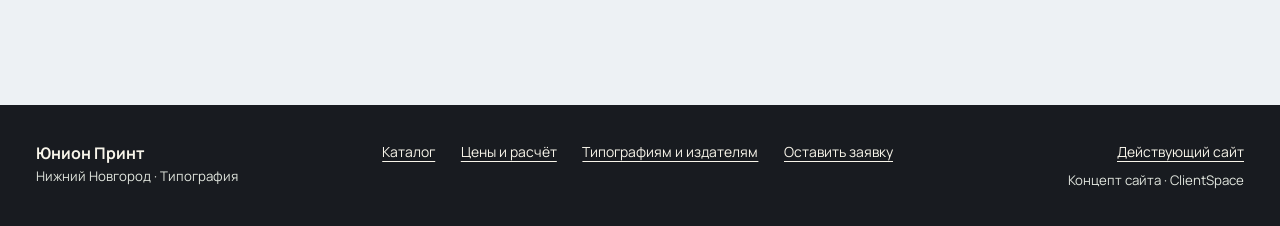
<file: product-p4.html>
<!doctype html>
<html lang="ru" data-layout="book" data-scene-layout="press" data-company="union-print">
<head>
<meta charset="utf-8">
<meta name="viewport" content="width=device-width, initial-scale=1">
<meta name="robots" content="noindex, nofollow">
<meta name="theme-color" content="#255377">
<meta name="print-demo-id" content="union-print">
<title>Комиксы — Юнион Принт</title>
<link rel="stylesheet" href="site.css">
<link rel="stylesheet" href="experience.css">
<style>:root{--brand:#255377;--scene-field:#17283d;--scene-paper:#edf1f4;--scene-ink:#182d44;--scene-accent:#a4d3ef}</style>
<script src="site.js" type="module"></script>
<script src="experience.js" type="module"></script>
</head>
<body>
<a class="skip" href="#main">К содержанию</a>
<header class="masthead"><div class="shell mast-inner">
<a class="brand" href="index.html"><span aria-hidden="true">Ю</span>Юнион Принт</a>
<nav class="main-nav" aria-label="Разделы сайта"><a href="index.html">Главная</a><a href="catalog.html" aria-current="page">Каталог</a><a href="pricing.html">Цены и расчёт</a><a href="guide.html">Типографиям и издателям</a></nav>
<a class="button compact nav-cta" href="order.html">Заявка</a>
<details class="mobile-nav"><summary aria-label="Открыть меню"><i></i><i></i></summary><nav aria-label="Разделы сайта"><a href="catalog.html" aria-current="page"><svg viewBox="0 0 24 24" width="19" height="19" aria-hidden="true" focusable="false"><path d="M5 5h6v6H5zM13 5h6v6h-6zM5 13h6v6H5zM13 13h6v6h-6z" fill="none" stroke="currentColor" stroke-width="1.55" stroke-linecap="round" stroke-linejoin="round"/></svg>Каталог</a><a href="pricing.html"><svg viewBox="0 0 24 24" width="19" height="19" aria-hidden="true" focusable="false"><path d="M6 4h12v16H6zM9 8h6m-6 4h6m-6 4h4" fill="none" stroke="currentColor" stroke-width="1.55" stroke-linecap="round" stroke-linejoin="round"/></svg>Цены</a><a href="guide.html"><svg viewBox="0 0 24 24" width="19" height="19" aria-hidden="true" focusable="false"><path d="M4 5h6l2 2 2-2h6v13h-6l-2 2-2-2H4zm8 2v13" fill="none" stroke="currentColor" stroke-width="1.55" stroke-linecap="round" stroke-linejoin="round"/></svg>Информация</a><a href="order.html"><svg viewBox="0 0 24 24" width="19" height="19" aria-hidden="true" focusable="false"><path d="M4 5h16v12H9l-5 3zm4 4h8m-8 4h5" fill="none" stroke="currentColor" stroke-width="1.55" stroke-linecap="round" stroke-linejoin="round"/></svg>Заявка</a></nav></details>
</div></header>
<main id="main"><div class="shell page">
<a href="catalog.html" class="back">К каталогу</a>
<div class="item-layout"><div>
<p class="eyebrow">Печать</p><header class="page-title"><h1>Комиксы</h1><p>Многостраничная печать</p></header>
<div class="actions"><a href="order.html?product=p4" class="button">Указать в заявке</a><a href="pricing.html?product=p4" class="button secondary">Цены и расчёт</a></div></div><figure class="item-photo item-graphic"><svg viewBox="0 0 312 265" preserveAspectRatio="xMidYMid slice" aria-hidden="true" focusable="false"><path d="M63 87h165v114H63z" fill="var(--foil)" stroke="var(--stock-ink)" stroke-width="2.5" transform="rotate(-9 145 144)"/><path d="M84 90h164v114H84z" fill="var(--stock)" stroke="var(--stock-ink)" stroke-width="2.5" transform="rotate(5 166 147)"/><path d="M101 155c32-44 73-52 95 24h-95z" fill="var(--foil)"/><circle cx="194" cy="125" r="15" fill="var(--stock-ink)"/><path d="M101 190h125" stroke="var(--stock-ink)" stroke-width="2"/></svg></figure></div><section class="section item-notes"><h2>Для расчёта</h2><ul><li>Тираж, шт.</li><li>Формат и число страниц</li><li>Бумага, плотность и цветность</li><li>Скрепление и отделка</li><li>К какому дню нужен тираж</li><li>Количество страниц</li><li>Переплёт</li></ul>
<a href="guide.html" class="text-action">Информация и требования</a>
</section><section class="section"><div class="section-title"><h2>В этой категории</h2></div><div class="product-grid"><a class="product-card " href="product-p3.html"><div class="product-media"><svg viewBox="0 0 312 265" preserveAspectRatio="xMidYMid slice" aria-hidden="true" focusable="false"><path d="M63 87h165v114H63z" fill="var(--foil)" stroke="var(--stock-ink)" stroke-width="2.5" transform="rotate(-9 145 144)"/><path d="M84 90h164v114H84z" fill="var(--stock)" stroke="var(--stock-ink)" stroke-width="2.5" transform="rotate(5 166 147)"/><path d="M101 155c32-44 73-52 95 24h-95z" fill="var(--foil)"/><circle cx="194" cy="125" r="15" fill="var(--stock-ink)"/><path d="M101 190h125" stroke="var(--stock-ink)" stroke-width="2"/></svg></div><span class="product-category">Печать</span><h3>Рекламная полиграфия</h3><p>Буклеты, календари и меню</p><span class="text-action">Открыть</span></a></div></section></div></main>
<footer class="footer"><div class="shell footer-inner"><div><strong>Юнион Принт</strong><p>Нижний Новгород · Типография</p></div><nav aria-label="Полезные ссылки"><a href="catalog.html" class="">Каталог</a><a href="pricing.html" class="">Цены и расчёт</a><a href="guide.html" class="">Типографиям и издателям</a><a href="order.html" class="">Оставить заявку</a></nav>
<div class="footer-source"><a href="https://upnn.ru/" class="" target="_blank" rel="noopener noreferrer">Действующий сайт</a><small>Концепт сайта · ClientSpace</small></div></div></footer>
</body></html>
</file>
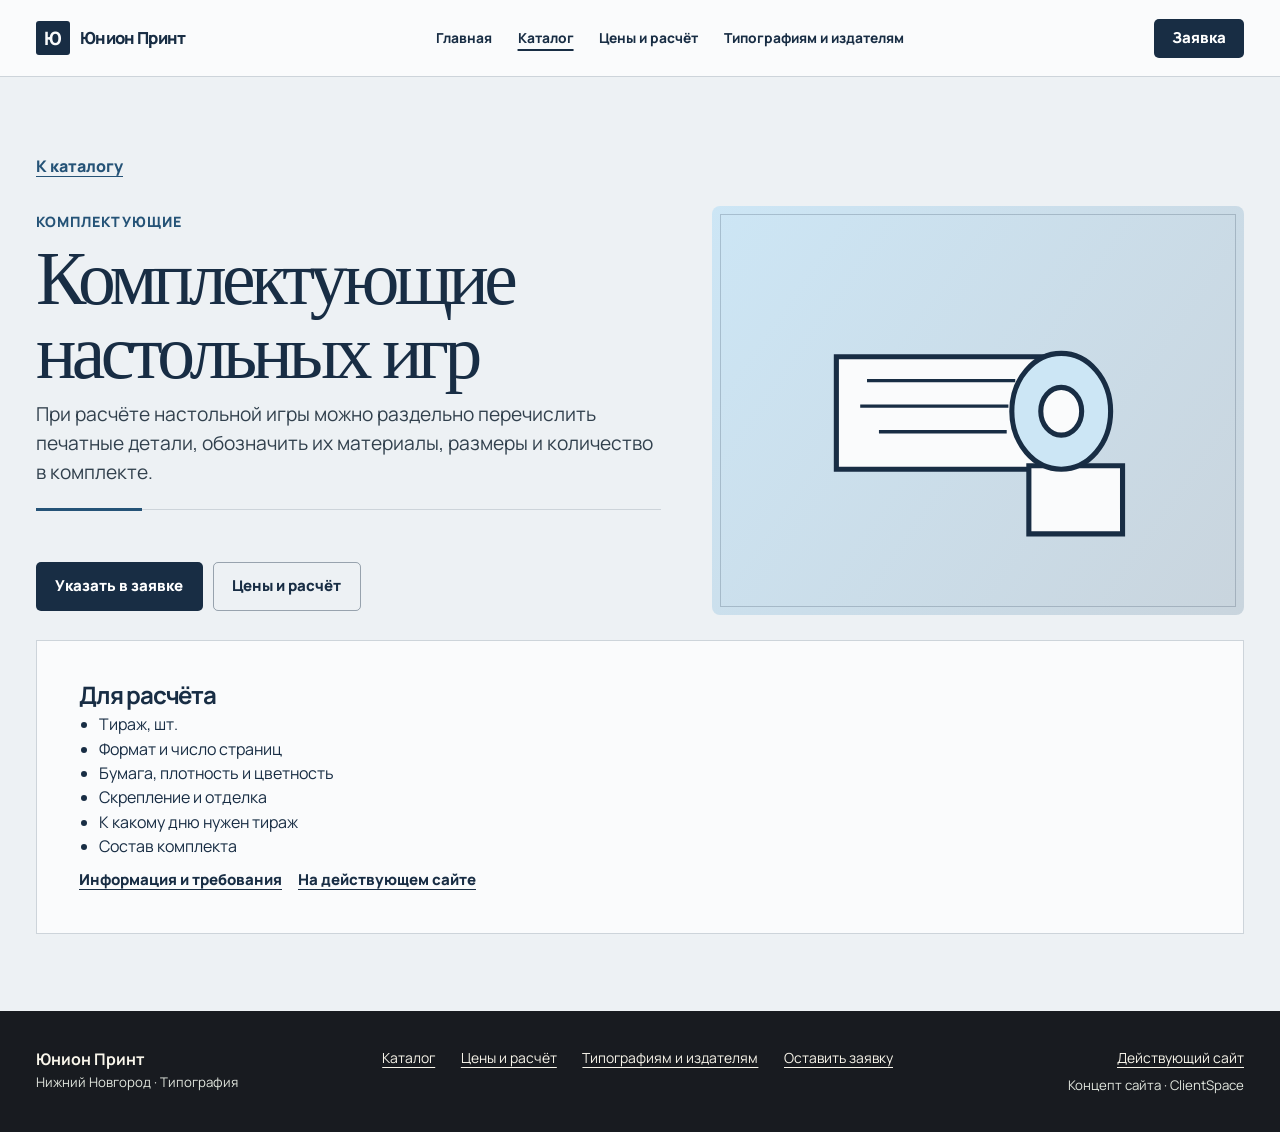
<file: product-p5.html>
<!doctype html>
<html lang="ru" data-layout="book" data-scene-layout="press" data-company="union-print">
<head>
<meta charset="utf-8">
<meta name="viewport" content="width=device-width, initial-scale=1">
<meta name="robots" content="noindex, nofollow">
<meta name="theme-color" content="#255377">
<meta name="print-demo-id" content="union-print">
<title>Комплектующие настольных игр — Юнион Принт</title>
<link rel="stylesheet" href="site.css">
<link rel="stylesheet" href="experience.css">
<style>:root{--brand:#255377;--scene-field:#17283d;--scene-paper:#edf1f4;--scene-ink:#182d44;--scene-accent:#a4d3ef}</style>
<script src="site.js" type="module"></script>
<script src="experience.js" type="module"></script>
</head>
<body>
<a class="skip" href="#main">К содержанию</a>
<header class="masthead"><div class="shell mast-inner">
<a class="brand" href="index.html"><span aria-hidden="true">Ю</span>Юнион Принт</a>
<nav class="main-nav" aria-label="Разделы сайта"><a href="index.html">Главная</a><a href="catalog.html" aria-current="page">Каталог</a><a href="pricing.html">Цены и расчёт</a><a href="guide.html">Типографиям и издателям</a></nav>
<a class="button compact nav-cta" href="order.html">Заявка</a>
<details class="mobile-nav"><summary aria-label="Открыть меню"><i></i><i></i></summary><nav aria-label="Разделы сайта"><a href="catalog.html" aria-current="page"><svg viewBox="0 0 24 24" width="19" height="19" aria-hidden="true" focusable="false"><path d="M5 5h6v6H5zM13 5h6v6h-6zM5 13h6v6H5zM13 13h6v6h-6z" fill="none" stroke="currentColor" stroke-width="1.55" stroke-linecap="round" stroke-linejoin="round"/></svg>Каталог</a><a href="pricing.html"><svg viewBox="0 0 24 24" width="19" height="19" aria-hidden="true" focusable="false"><path d="M6 4h12v16H6zM9 8h6m-6 4h6m-6 4h4" fill="none" stroke="currentColor" stroke-width="1.55" stroke-linecap="round" stroke-linejoin="round"/></svg>Цены</a><a href="guide.html"><svg viewBox="0 0 24 24" width="19" height="19" aria-hidden="true" focusable="false"><path d="M4 5h6l2 2 2-2h6v13h-6l-2 2-2-2H4zm8 2v13" fill="none" stroke="currentColor" stroke-width="1.55" stroke-linecap="round" stroke-linejoin="round"/></svg>Информация</a><a href="order.html"><svg viewBox="0 0 24 24" width="19" height="19" aria-hidden="true" focusable="false"><path d="M4 5h16v12H9l-5 3zm4 4h8m-8 4h5" fill="none" stroke="currentColor" stroke-width="1.55" stroke-linecap="round" stroke-linejoin="round"/></svg>Заявка</a></nav></details>
</div></header>
<main id="main"><div class="shell page">
<a href="catalog.html" class="back">К каталогу</a>
<div class="item-layout"><div>
<p class="eyebrow">Комплектующие</p><header class="page-title"><h1>Комплектующие настольных игр</h1><p>При расчёте настольной игры можно раздельно перечислить печатные детали, обозначить их материалы, размеры и количество в комплекте.</p></header>
<div class="actions"><a href="order.html?product=p5" class="button">Указать в заявке</a><a href="pricing.html?product=p5" class="button secondary">Цены и расчёт</a></div></div><figure class="item-photo item-graphic"><svg viewBox="0 0 312 265" preserveAspectRatio="xMidYMid slice" aria-hidden="true" focusable="false"><path d="M73 101h130l-12 66H73z" fill="var(--stock)" stroke="var(--stock-ink)" stroke-width="3"/><path d="M186 165h55v40h-55z" fill="var(--stock)" stroke="var(--stock-ink)" stroke-width="3"/><ellipse cx="205" cy="133" rx="29" ry="34" fill="var(--foil)" stroke="var(--stock-ink)" stroke-width="3"/><ellipse cx="205" cy="133" rx="12" ry="14" fill="var(--stock)" stroke="var(--stock-ink)" stroke-width="3"/><path d="M91 115h87m-91 15h87m-76 15h75" fill="none" stroke="var(--stock-ink)" stroke-width="2"/></svg></figure></div><section class="section item-notes"><h2>Для расчёта</h2><ul><li>Тираж, шт.</li><li>Формат и число страниц</li><li>Бумага, плотность и цветность</li><li>Скрепление и отделка</li><li>К какому дню нужен тираж</li><li>Состав комплекта</li></ul>
<a href="guide.html" class="text-action">Информация и требования</a>
<a href="https://upnn.ru/nastolnye-igry/" class="text-action" target="_blank" rel="noopener noreferrer">На действующем сайте</a></section></div></main>
<footer class="footer"><div class="shell footer-inner"><div><strong>Юнион Принт</strong><p>Нижний Новгород · Типография</p></div><nav aria-label="Полезные ссылки"><a href="catalog.html" class="">Каталог</a><a href="pricing.html" class="">Цены и расчёт</a><a href="guide.html" class="">Типографиям и издателям</a><a href="order.html" class="">Оставить заявку</a></nav>
<div class="footer-source"><a href="https://upnn.ru/" class="" target="_blank" rel="noopener noreferrer">Действующий сайт</a><small>Концепт сайта · ClientSpace</small></div></div></footer>
</body></html>
</file>
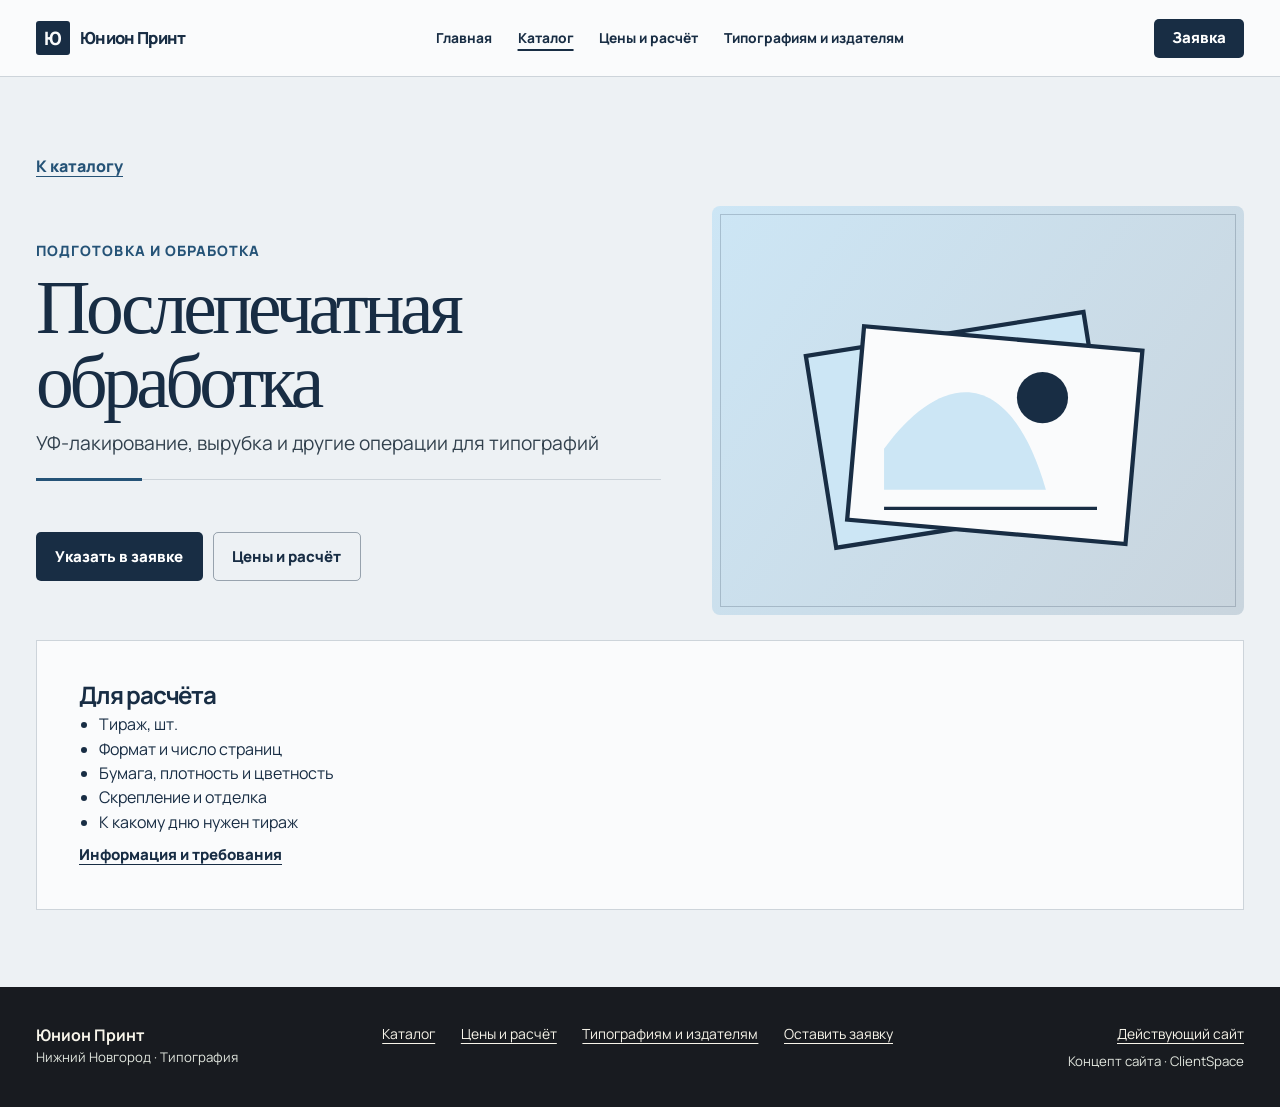
<file: product-p6.html>
<!doctype html>
<html lang="ru" data-layout="book" data-scene-layout="press" data-company="union-print">
<head>
<meta charset="utf-8">
<meta name="viewport" content="width=device-width, initial-scale=1">
<meta name="robots" content="noindex, nofollow">
<meta name="theme-color" content="#255377">
<meta name="print-demo-id" content="union-print">
<title>Послепечатная обработка — Юнион Принт</title>
<link rel="stylesheet" href="site.css">
<link rel="stylesheet" href="experience.css">
<style>:root{--brand:#255377;--scene-field:#17283d;--scene-paper:#edf1f4;--scene-ink:#182d44;--scene-accent:#a4d3ef}</style>
<script src="site.js" type="module"></script>
<script src="experience.js" type="module"></script>
</head>
<body>
<a class="skip" href="#main">К содержанию</a>
<header class="masthead"><div class="shell mast-inner">
<a class="brand" href="index.html"><span aria-hidden="true">Ю</span>Юнион Принт</a>
<nav class="main-nav" aria-label="Разделы сайта"><a href="index.html">Главная</a><a href="catalog.html" aria-current="page">Каталог</a><a href="pricing.html">Цены и расчёт</a><a href="guide.html">Типографиям и издателям</a></nav>
<a class="button compact nav-cta" href="order.html">Заявка</a>
<details class="mobile-nav"><summary aria-label="Открыть меню"><i></i><i></i></summary><nav aria-label="Разделы сайта"><a href="catalog.html" aria-current="page"><svg viewBox="0 0 24 24" width="19" height="19" aria-hidden="true" focusable="false"><path d="M5 5h6v6H5zM13 5h6v6h-6zM5 13h6v6H5zM13 13h6v6h-6z" fill="none" stroke="currentColor" stroke-width="1.55" stroke-linecap="round" stroke-linejoin="round"/></svg>Каталог</a><a href="pricing.html"><svg viewBox="0 0 24 24" width="19" height="19" aria-hidden="true" focusable="false"><path d="M6 4h12v16H6zM9 8h6m-6 4h6m-6 4h4" fill="none" stroke="currentColor" stroke-width="1.55" stroke-linecap="round" stroke-linejoin="round"/></svg>Цены</a><a href="guide.html"><svg viewBox="0 0 24 24" width="19" height="19" aria-hidden="true" focusable="false"><path d="M4 5h6l2 2 2-2h6v13h-6l-2 2-2-2H4zm8 2v13" fill="none" stroke="currentColor" stroke-width="1.55" stroke-linecap="round" stroke-linejoin="round"/></svg>Информация</a><a href="order.html"><svg viewBox="0 0 24 24" width="19" height="19" aria-hidden="true" focusable="false"><path d="M4 5h16v12H9l-5 3zm4 4h8m-8 4h5" fill="none" stroke="currentColor" stroke-width="1.55" stroke-linecap="round" stroke-linejoin="round"/></svg>Заявка</a></nav></details>
</div></header>
<main id="main"><div class="shell page">
<a href="catalog.html" class="back">К каталогу</a>
<div class="item-layout"><div>
<p class="eyebrow">Подготовка и обработка</p><header class="page-title"><h1>Послепечатная обработка</h1><p>УФ-лакирование, вырубка и другие операции для типографий</p></header>
<div class="actions"><a href="order.html?product=p6" class="button">Указать в заявке</a><a href="pricing.html?product=p6" class="button secondary">Цены и расчёт</a></div></div><figure class="item-photo item-graphic"><svg viewBox="0 0 312 265" preserveAspectRatio="xMidYMid slice" aria-hidden="true" focusable="false"><path d="M63 87h165v114H63z" fill="var(--foil)" stroke="var(--stock-ink)" stroke-width="2.5" transform="rotate(-9 145 144)"/><path d="M84 90h164v114H84z" fill="var(--stock)" stroke="var(--stock-ink)" stroke-width="2.5" transform="rotate(5 166 147)"/><path d="M101 155c32-44 73-52 95 24h-95z" fill="var(--foil)"/><circle cx="194" cy="125" r="15" fill="var(--stock-ink)"/><path d="M101 190h125" stroke="var(--stock-ink)" stroke-width="2"/></svg></figure></div><section class="section item-notes"><h2>Для расчёта</h2><ul><li>Тираж, шт.</li><li>Формат и число страниц</li><li>Бумага, плотность и цветность</li><li>Скрепление и отделка</li><li>К какому дню нужен тираж</li></ul>
<a href="guide.html" class="text-action">Информация и требования</a>
</section></div></main>
<footer class="footer"><div class="shell footer-inner"><div><strong>Юнион Принт</strong><p>Нижний Новгород · Типография</p></div><nav aria-label="Полезные ссылки"><a href="catalog.html" class="">Каталог</a><a href="pricing.html" class="">Цены и расчёт</a><a href="guide.html" class="">Типографиям и издателям</a><a href="order.html" class="">Оставить заявку</a></nav>
<div class="footer-source"><a href="https://upnn.ru/" class="" target="_blank" rel="noopener noreferrer">Действующий сайт</a><small>Концепт сайта · ClientSpace</small></div></div></footer>
</body></html>
</file>
<file: site.css>
@font-face{font-family:Manrope;src:url(assets/manrope-cyrillic.woff2) format("woff2");font-weight:400 800;font-display:swap;unicode-range:U+0400-045F,U+0490-0491,U+04B0-04B1,U+2116}
@font-face{font-family:Manrope;src:url(assets/manrope-latin.woff2) format("woff2");font-weight:400 800;font-display:swap}
:root{--brand:#244e42;--ink:#1b2422;--paper:#f4f2e9;--white:#fffdf7;--muted:#58615d;--line:#d9dcd3;--wash:color-mix(in srgb,var(--brand) 8%,var(--white));--bg-dark:color-mix(in srgb,var(--brand) 36%,#151b19);--accent:color-mix(in srgb,var(--brand) 20%,#fbd9a2);font:16px/1.53 Manrope,system-ui,sans-serif}
*{box-sizing:border-box}
[hidden]{display:none!important}
body{margin:0;background:var(--paper);color:var(--ink)}
h1,h2,h3,p,figure{margin:0}
h1,h2,h3{line-height:1.04;letter-spacing:-.05em;text-wrap:balance}
img{display:block;max-width:100%;height:auto}
a{color:inherit;text-underline-offset:4px}
button,input,select,textarea{font:inherit;color:inherit}
button,summary,select{cursor:pointer}
button:disabled{cursor:not-allowed;opacity:.65}
:focus-visible{outline:3px solid var(--brand);outline-offset:4px}
:where(.hero,.footer) :focus-visible{outline-color:var(--accent)}
.skip{position:absolute;left:1rem;top:-100px;z-index:90;padding:.65rem .9rem;background:var(--white)}
.skip:focus{top:1rem}
.visually-hidden{position:absolute;width:1px;height:1px;margin:-1px;padding:0;border:0;overflow:hidden;clip-path:inset(50%);white-space:nowrap}
.shell{width:min(1230px,calc(100% - 72px));margin-inline:auto}
.masthead{position:relative;z-index:10;border-bottom:1px solid var(--line);background:var(--white)}
.mast-inner{display:flex;justify-content:space-between;align-items:center;gap:24px;min-height:72px}
.brand{display:flex;align-items:center;gap:10px;font-weight:800;text-decoration:none;line-height:1.1;letter-spacing:-.025em}
.brand span{width:34px;aspect-ratio:1;display:grid;place-items:center;flex:none;background:var(--brand);color:white;border-radius:5px;font-size:1.15rem}
.main-nav,.footer nav{display:flex;align-items:center;flex-wrap:wrap;gap:clamp(12px,2vw,29px)}
.main-nav a{font-size:.9rem;font-weight:700;text-decoration:none}
.main-nav a[aria-current],.main-nav a:hover,.footer a:hover{text-decoration:underline}
.mobile-nav{display:none}
.button{display:inline-flex;align-items:center;justify-content:center;min-height:49px;padding:.63rem 1.15rem;border:1px solid transparent;background:var(--brand);color:white;border-radius:7px;text-decoration:none;line-height:1.18;font-weight:800;transition:transform .16s,filter .16s;font-size:.94rem;text-align:center}
.button:hover{filter:brightness(1.12);transform:translateY(-2px)}
.button.secondary{background:transparent;color:var(--ink);border-color:color-mix(in srgb,var(--brand) 36%,var(--line))}
.button.compact{min-height:39px;padding:.48rem .75rem}
.text-action{font-weight:800;text-underline-offset:4px;color:var(--brand);font-size:.94rem}
.actions{display:flex;flex-wrap:wrap;align-items:center;gap:10px}
.eyebrow{font-size:.89rem;font-weight:800;letter-spacing:.075em;text-transform:uppercase}
.hero{background:var(--bg-dark);color:var(--white)}
.hero-inner{display:grid;grid-template-columns:minmax(0,1.03fr) minmax(0,1fr);min-height:min(685px,calc(100svh - 72px));align-items:center;gap:46px;padding-block:60px}
.hero h1{font-size:clamp(3rem,6.1vw,7.2rem);line-height:.94;letter-spacing:-.065em;font-weight:800;overflow-wrap:anywhere;text-wrap:initial}
.hero-copy{min-width:0;display:grid;align-content:center;justify-items:start;gap:23px;position:relative;z-index:1}
.hero .eyebrow{color:var(--accent)}
.hero-lead{max-width:54ch;color:color-mix(in srgb,var(--white) 86%,var(--brand));font-size:clamp(1rem,1.4vw,1.17rem)}
.hero .button{background:var(--accent);color:#23221c}
.hero .button.secondary{background:transparent;color:var(--white);border-color:#ffffff70}
.hero-media{position:relative;aspect-ratio:1.15;background:var(--wash);overflow:hidden;border-radius:10px;isolation:isolate}
.hero-media>img,.item-photo img{width:100%;height:100%;object-fit:cover}
.hero-media>img{position:absolute;inset:0}
.hero-media figcaption{position:absolute;bottom:0;inset-inline:0;padding:.75rem 1rem;color:#fff;background:linear-gradient(transparent,#141d24c8);font-size:.88rem}
.hero-copy,.hero-media{animation:land .65s both}
.hero-media{animation-delay:.09s}
@keyframes land{from{opacity:0;transform:translateY(12px)}to{opacity:1;transform:none}}
.hero-media.illustration{display:grid;place-items:center;background:radial-gradient(circle at 50% 60%,var(--wash),var(--accent));isolation:isolate;overflow:hidden;min-height:248px}
.hero-media.illustration::before{content:"";position:absolute;inset:16px;background:linear-gradient(to right,#29251f14 1px,transparent 1px),linear-gradient(to bottom,#29251f14 1px,transparent 1px);background-size:20px 20px;border:1px solid #29251f2b;mask-image:linear-gradient(120deg,#000,transparent)}
.ink-stack{position:relative;width:57%;height:66%;color:var(--brand);display:grid;place-items:center;transform:rotate(-10deg)}
.ink-stack i,.ink-stack strong{border:1px solid #1d1b293b;border-radius:3px;position:absolute;inset:0;box-shadow:0 16px 32px #131b252a}
.ink-stack i:nth-child(1){background:var(--brand);transform:translate(-8%,5%) rotate(-7deg)}
.ink-stack i:nth-child(2){background:var(--accent);transform:translate(6%,4%) rotate(12deg)}
.ink-stack i:nth-child(3){background:var(--wash);transform:translate(3%,-1%) rotate(5deg)}
.ink-stack strong{display:grid;place-items:center;background:var(--white);font-size:clamp(3rem,8vw,9rem);line-height:1}
.registration-marker{position:absolute;right:22px;bottom:20px;width:22px;aspect-ratio:1;border:1px solid var(--brand);background:linear-gradient(90deg,transparent 48%,var(--brand) 48% 54%,transparent 54%),linear-gradient(transparent 48%,var(--brand) 48% 54%,transparent 54%);border-radius:50%;opacity:.55}
[data-layout=sign]{--paper:#eff0ed;--white:#fafbf8;--ink:#1b2222;--line:#d4dad6}
[data-layout=sign] .hero-inner{grid-template-columns:minmax(0,1fr) minmax(0,1.13fr)}
[data-layout=sign] .hero-media{aspect-ratio:1.07}
[data-layout=sign] .illustration{background:radial-gradient(ellipse at center,color-mix(in srgb,var(--brand) 48%,#253047),#101723)}
[data-layout=sign] .ink-stack{width:71%;height:50%;transform:rotate(-4deg)}
[data-layout=sign] .ink-stack i:nth-child(1){transform:translate(4%,10%);background:#0d171e}
[data-layout=sign] .ink-stack i:nth-child(2),[data-layout=sign] .ink-stack i:nth-child(3){display:none}
[data-layout=sign] .ink-stack strong{background:#17212c;color:var(--accent);text-shadow:0 0 15px color-mix(in srgb,var(--accent) 70%,transparent);border:1px solid #ffffff40;border-radius:5px}
[data-layout=book]{--paper:#f5efe3;--white:#fffcf3;--line:#dfd7cb}
[data-layout=book] .hero h1,[data-layout=book] .page-title h1{font-family:Georgia,serif;letter-spacing:-.06em;font-weight:500}
[data-layout=book] .hero-media{border-radius:2px 14px 14px 2px}
[data-layout=book] .ink-stack{transform:rotate(-4deg);width:48%;height:72%}
[data-layout=book] .ink-stack strong{border-left:10px solid var(--brand);border-radius:2px 10px 10px 2px;font-family:Georgia,serif;font-weight:500}
[data-layout=tech]{--paper:#eef1ef;--white:#fbfcfb;--line:#d6dddc}
[data-layout=tech] .hero-inner{grid-template-columns:minmax(0,1fr) minmax(0,.89fr)}
[data-layout=tech] .hero-media{border-radius:4px;aspect-ratio:1.32}
[data-layout=tech] .ink-stack{transform:rotate(0deg);width:71%;height:52%}
[data-layout=tech] .ink-stack strong{border-style:dashed;border-width:2px}
[data-layout=studio]{--paper:#f0ede9;--white:#fcfaf6;--line:#dcd5ce}
[data-layout=studio] .hero-media{aspect-ratio:1.22;border-radius:30% 3px 3px 3px}
[data-layout=studio] .hero-inner{grid-template-columns:minmax(0,.96fr) minmax(0,1.12fr)}
.section{padding-block:clamp(35px,5vw,78px)}
.section-title{display:grid;gap:12px}
.section-title h2,.lead-note h2,.price-banner h2{font-size:clamp(2rem,3.2vw,3.5rem)}
.section-title p,.lead-note p,.price-banner p{color:var(--muted);max-width:64ch}
.heading-row{display:flex;justify-content:space-between;align-items:end;gap:15px;margin-bottom:20px}
.heading-row .text-action{flex:none}
.scroll-chips{display:flex;gap:8px;flex-wrap:wrap;margin-bottom:19px}
.scroll-chips a{font-size:.88rem;padding:.38rem .78rem;border:1px solid var(--line);border-radius:99px;background:var(--white);text-decoration:none}
.scroll-chips a:hover{border-color:var(--brand)}
.product-grid{display:grid;grid-template-columns:repeat(3,minmax(0,1fr));gap:13px}
.product-grid [data-catalog]{min-width:0}
.product-card{display:flex;flex-direction:column;height:100%;min-height:210px;gap:12px;position:relative;overflow:hidden;padding:clamp(16px,2vw,26px);background:var(--white);border:1px solid var(--line);border-radius:8px;text-decoration:none;transition:transform .18s,border-color .18s}
.product-card:hover{transform:translateY(-3px);border-color:var(--brand)}
.product-card img{width:100%;aspect-ratio:1.65;object-fit:cover;border-radius:4px}
.product-card h3{font-size:clamp(1.35rem,2vw,2.05rem);overflow-wrap:anywhere}
.product-card p,.muted{color:var(--muted);font-size:.92rem}
.product-card .text-action{margin-top:auto}
.product-category{color:var(--brand);font-size:.8rem;font-weight:800}
.lead-note,.price-banner{display:flex;align-items:center;justify-content:space-between;gap:26px;padding:clamp(22px,4vw,48px);border-radius:12px;background:var(--wash);border:1px solid var(--line)}
.lead-note p,.price-banner p{margin-top:.65rem}
.lead-note>.button,.price-banner>.button{flex:none}
.price-banner{background:var(--brand);color:white}
.price-banner p{color:#fff}
.price-banner .button.secondary{color:white;border-color:#fff8}
.gallery{display:grid;grid-template-columns:repeat(auto-fit,minmax(min(250px,100%),1fr));gap:16px;margin-top:17px}
.gallery figure{background:var(--white);border:1px solid var(--line);border-radius:7px;overflow:hidden}
.gallery img{width:100%;aspect-ratio:1.42;object-fit:cover}
.gallery figcaption{padding:.65rem .85rem;font-size:.85rem;color:var(--muted)}
.contact-grid{display:grid;grid-template-columns:repeat(auto-fit,minmax(min(245px,100%),1fr));gap:9px;margin-top:17px}
.contact{display:grid;gap:4px;min-width:0;padding:17px 19px;background:var(--white);border:1px solid var(--line);border-radius:6px;text-decoration:none}
.contact strong{overflow-wrap:anywhere}
.contact span{color:var(--muted);font-size:.84rem}
a.contact:hover{border-color:var(--brand)}
.footer{background:#192120;color:#fffdf4;padding:36px 0}
.footer-inner{display:grid;grid-template-columns:minmax(0,1fr) minmax(0,1.6fr) minmax(0,1fr);align-items:start;gap:24px}
.footer p,.footer small{font-size:.83rem;color:#e1e6de}
.footer nav a,.footer-source a{font-size:.87rem}
.footer-source{display:grid;gap:7px;justify-items:end}
.page{padding-block:clamp(35px,6vw,80px);min-height:55vh}
.page-title{max-width:900px;margin-bottom:clamp(20px,3vw,43px)}
.page-title h1{font-size:clamp(2.85rem,7.1vw,6rem);line-height:.98;overflow-wrap:anywhere}
.page-title p{font-size:clamp(1rem,1.5vw,1.2rem);color:var(--muted);max-width:66ch;margin-top:10px}
.tools{display:flex;flex-wrap:wrap;align-items:end;gap:10px;margin:0 0 10px}
.tools label{flex:1 1 16rem;max-width:28rem}
label{display:grid;gap:5px;font-weight:750;font-size:.9rem;min-width:0}
input:not([type=checkbox]),textarea,select{width:100%;min-width:0;border:1px solid var(--line);background:var(--white);border-radius:6px;padding:.53rem .65rem;min-height:42px}
textarea{resize:vertical}
input:focus,select:focus,textarea:focus{border-color:var(--brand)}
.catalog-grid,.table-wrap{margin-top:14px}
.item-layout{display:grid;grid-template-columns:minmax(0,1fr) minmax(0,.85fr);align-items:center;gap:clamp(15px,4vw,52px);margin-top:28px}
.item-layout .eyebrow{color:var(--brand);margin-bottom:9px}
.item-photo{aspect-ratio:1.25;overflow:hidden;border-radius:8px;background:var(--white)}
.item-notes .text-action{margin-right:13px}
.back{color:var(--brand);font-weight:800}
.guide-grid,.fact-grid{display:grid;grid-template-columns:repeat(2,minmax(0,1fr));gap:14px}
.guide-card,.price-choice,.fact-grid>div{display:grid;align-content:start;gap:10px;padding:clamp(18px,3vw,36px);background:var(--white);border:1px solid var(--line);border-radius:8px}
.guide-card h2{font-size:clamp(1.5rem,3.1vw,2.65rem)}
.guide-card ul,.item-notes ul{padding-left:1.25rem;margin:.25rem 0 .5rem}
.guide-card p,.guide-card li,.fact-grid p{color:var(--muted)}
.guide-card li+li{margin-top:7px}
.price-choice{text-decoration:none}
.price-choice:hover{border-color:var(--brand)}
.price-choice strong{font-size:1.24rem}
.price-choice span{color:var(--muted)}
.price-choice b{color:var(--brand);text-decoration:underline}
.table-wrap{overflow:auto;border:1px solid var(--line);border-radius:8px;background:var(--white)}
.table-wrap table{min-width:600px;width:100%;border-collapse:collapse;text-align:left}
.table-wrap th,.table-wrap td{padding:.75rem .85rem;border-bottom:1px solid var(--line);vertical-align:top}
.table-wrap thead{background:var(--wash)}
.table-wrap td:first-of-type{min-width:126px}
.table-wrap td:nth-of-type(2){min-width:160px}
.table-wrap small{display:block;color:var(--muted)}
.order-layout{display:grid;grid-template-columns:minmax(0,1fr) minmax(275px,.54fr);gap:18px;align-items:start}
.order-contact,.line-item{padding:clamp(14px,2.5vw,27px);background:var(--white);border:1px solid var(--line);border-radius:10px}
.order-contact{display:grid;gap:12px;position:sticky;top:16px}
.order-contact h2,.line-item h2{font-size:1.55rem}
.order-lines>button{margin-top:14px}
#lines{display:grid;gap:12px}
.line-item{display:grid;gap:13px}
.line-head{display:flex;justify-content:space-between;align-items:center;gap:10px}
.line-head button{border:0;background:none;padding:.2rem .1rem;font-weight:800;color:var(--brand);text-decoration:underline}
.line-fields{display:grid;grid-template-columns:repeat(2,minmax(0,1fr));gap:9px}
.line-fields .full{grid-column:1/-1}
.file-zone{border-top:1px solid var(--line);padding-top:10px;display:grid;gap:5px}
.file-zone input[type=file]{border-style:dashed;font-size:.88rem}
.file-zone input[type=file]:disabled{opacity:.6}
.check{display:flex;align-items:flex-start;gap:8px;font-weight:600}
.check input,.crm-source-filter input{accent-color:var(--brand);width:auto;margin:.2rem 0 0}
.total,.line-estimate{padding:9px 12px;background:var(--wash);border-radius:6px}
.error{color:#941e24;font-size:.89rem}
.crm-page{--crm-blue:var(--brand)!important}
.crm-page .crm-sidebar{background:linear-gradient(var(--brand),var(--bg-dark))}
.crm-brand{hyphens:auto;overflow-wrap:anywhere}
.crm-brand .crm-brand-name{min-width:0;font-size:clamp(1rem,2.1vw,1.7rem);letter-spacing:-.04em}
@media(max-width:910px){
  .shell{width:calc(100% - 40px)}
  .main-nav,.nav-cta{display:none}
  .mobile-nav{display:block;position:relative}
  .mobile-nav summary{list-style:none;display:grid;place-content:center;gap:5px;width:42px;height:42px;background:var(--brand);border-radius:5px}
  .mobile-nav summary::-webkit-details-marker{display:none}
  .mobile-nav summary i{display:block;width:18px;height:2px;background:white}
  .mobile-nav nav{position:absolute;right:0;top:49px;width:min(245px,85vw);padding:10px;display:grid;background:var(--white);border:1px solid var(--line);box-shadow:0 12px 34px #131b252a;border-radius:7px}
  .mobile-nav a{padding:8px 10px;text-decoration:none;font-weight:700}
  .mobile-nav a:hover{background:var(--wash)}
}
@media(max-width:660px){
  .shell{width:calc(100% - 28px)}
  .mast-inner{min-height:57px}
  .hero .hero-inner,.item-layout{grid-template-columns:minmax(0,1fr);gap:24px;min-height:0;padding-block:40px}
  .hero-copy{gap:15px}
  .hero h1{font-size:clamp(2.8rem,12vw,5.3rem)}
  .hero-media,.hero-media.illustration{min-height:0;aspect-ratio:1.4}
  .product-grid,.guide-grid,.fact-grid{grid-template-columns:repeat(2,minmax(0,1fr));gap:8px}
  .product-card{min-height:0}
  .product-card h3{font-size:1.18rem;text-wrap:pretty}
  .lead-note,.price-banner{align-items:start;flex-direction:column}
  .footer-inner,.order-layout{grid-template-columns:minmax(0,1fr);gap:17px}
  .footer-source{justify-items:start}
  .order-contact{position:static}
}
@media(max-width:375px){.line-fields,.guide-grid,.fact-grid{grid-template-columns:minmax(0,1fr)}.product-grid{grid-template-columns:minmax(0,1fr)}}
@media(prefers-reduced-motion:reduce){*,*::before,*::after{animation:none!important;transition:none!important;scroll-behavior:auto!important}}
.crm-item-specs{grid-column:1/-1;display:grid;grid-template-columns:minmax(0,.8fr) minmax(0,1.2fr);gap:4px 10px;margin:0;font-size:.87rem}
.crm-item-specs dt{color:var(--crm-muted)}
.crm-item-specs dd{margin:0;overflow-wrap:anywhere}
.quick-estimate{margin-top:12px;display:grid;grid-template-columns:minmax(0,1.55fr) minmax(100px,.38fr) minmax(0,1fr) max-content;gap:12px;align-items:end;padding:16px 18px;border:1px solid var(--line);border-radius:8px;background:var(--white)}
.quick-estimate p{align-self:center}
@media(max-width:780px){.quick-estimate{grid-template-columns:minmax(0,1fr) minmax(95px,.48fr)}}
@media(max-width:380px){.quick-estimate{grid-template-columns:minmax(0,1fr)}}
.message-actions{display:flex;gap:8px;flex-wrap:wrap;margin-top:12px;align-items:center}
.message-actions p:empty{display:none}
.guide-card,.guide-card>* ,.price-choice,.price-choice>* ,.fact-grid>div{min-width:0;overflow-wrap:anywhere}
.hero-media.proofs{background:color-mix(in srgb,var(--brand) 14%,var(--white));display:grid;place-items:center;overflow:hidden}
.hero-media.proofs::before{content:"";position:absolute;inset:5%;border:1px solid color-mix(in srgb,var(--brand) 40%,transparent);background:repeating-linear-gradient(90deg,#fff0 0 25px,#fff5 26px 27px)}
.hero-media.proofs img{position:relative;grid-area:1/1;inset:auto;width:36%;height:auto;max-width:210px;aspect-ratio:1;object-fit:cover;border:9px solid var(--white);box-shadow:0 9px 25px #1a162840;border-radius:3px}
.hero-media.proofs img:nth-child(1){transform:translate(-64%,12%) rotate(-10deg)}
.hero-media.proofs img:nth-child(2){transform:translate(58%,-18%) rotate(10deg)}
.hero-media.proofs img:nth-child(3){transform:translate(-1%,27%) rotate(-2deg)}
.hero-media.proofs figcaption{color:var(--ink);background:transparent}
[data-layout=book] .hero-media:not(.proofs){box-shadow:0 16px 35px #241a2424}
[data-layout=sign] .hero-media{outline:1px solid #ffffff3b;outline-offset:7px}
</file>
<file: experience.css>
/* The visual identity derives from the actual company and its production scene. */
:root{
  --paper:var(--scene-paper);--ink:var(--scene-ink);
  --white:color-mix(in srgb,var(--scene-paper) 27%,#fff);
  --line:color-mix(in srgb,var(--scene-ink) 15%,var(--scene-paper));
  --muted:color-mix(in srgb,var(--scene-ink) 69%,#696961);
  --stock:var(--white);--stock-ink:var(--scene-ink);
  --foil:color-mix(in srgb,var(--scene-accent) 53%,var(--white));
  --chapter-space:clamp(55px,8vw,120px);
}
body{color:var(--ink)}
html{scroll-behavior:smooth}
.masthead{background:var(--white);border-bottom:1px solid var(--line)}
.mast-inner{min-height:76px;gap:clamp(12px,2.5vw,32px)}
.brand{font-size:clamp(.92rem,1.3vw,1.12rem);letter-spacing:-.04em;max-width:22rem}
.brand span{display:grid;color:var(--white);background:var(--scene-ink);border-radius:3px}
.main-nav{gap:clamp(12px,2vw,28px)}
.main-nav a{font-size:.86rem;font-weight:750}
.main-nav a[aria-current]{text-decoration-thickness:1.5px;text-underline-offset:6px}
.button{background:var(--scene-ink);border-radius:5px}
.button.secondary{border-color:color-mix(in srgb,var(--scene-ink) 40%,transparent)}
.text-action{color:var(--scene-ink)}
.nav-cta{min-width:90px}
@media(max-width:1060px){
  .mast-inner .main-nav,.mast-inner .nav-cta{display:none}
  .mast-inner .mobile-nav{display:block;position:fixed;bottom:calc(env(safe-area-inset-bottom) + 18px);right:19px;z-index:20}
  .mobile-nav summary{width:52px;height:52px;display:grid;place-content:center;gap:6px;background:var(--scene-ink);border-radius:50%;border:1px solid #fff8;box-shadow:0 5px 24px #16162039;list-style:none}
  .mobile-nav summary::-webkit-details-marker{display:none}
  .mobile-nav summary i{display:block;width:19px;height:2px;background:var(--white);transition:transform .2s}
  .mobile-nav[open] summary i:first-child{transform:translateY(4px) rotate(45deg)}
  .mobile-nav[open] summary i+ i{transform:translateY(-4px) rotate(-45deg)}
  .mobile-nav nav{display:grid;grid-template-columns:1fr 1fr;gap:6px;position:absolute;bottom:calc(100% + 12px);right:0;top:auto;width:min(280px,90vw);padding:8px;background:var(--white);border:1px solid var(--line);border-radius:12px;box-shadow:0 15px 50px #201f2237}
  .mobile-nav[open] nav{animation:menu-pop .24s both;transform-origin:bottom right}
  .mobile-nav nav a{display:flex;align-items:center;gap:7px;padding:9px 8px;font-size:.87rem;text-decoration:none;border-radius:6px}
  .mobile-nav nav a:is(:hover,[aria-current]){background:var(--paper)}
}
@keyframes menu-pop{from{opacity:0;transform:translateY(7px) scale(.95)}to{opacity:1;transform:none}}

.motion-hero{--hero-ink:#fbf7ef;--hero-fine:#ede7dac9;--hero-light:var(--scene-accent);--panel:color-mix(in srgb,var(--scene-field) 87%,#eee);position:relative;isolation:isolate;overflow:hidden;background:var(--scene-field);color:var(--hero-ink)}
.motion-hero::before{content:"";position:absolute;z-index:-1;inset:0;pointer-events:none;background:radial-gradient(ellipse at 73% 42%,color-mix(in srgb,var(--scene-accent) 14%,transparent),transparent 52%);opacity:.7}
.motion-hero .hero-inner{width:min(1430px,calc(100% - clamp(38px,8vw,130px)));min-height:min(860px,calc(100svh - 76px));grid-template-columns:minmax(0,.78fr) minmax(0,1.22fr);gap:clamp(23px,4.8vw,90px);padding-block:clamp(37px,7vw,95px)}
.motion-hero .hero-copy{animation:copy-in .62s cubic-bezier(.23,.6,.34,1) both;position:relative;z-index:1;gap:clamp(16px,2.3vw,29px)}
.motion-hero h1{font-size:clamp(3rem,6.5vw,8.8rem);max-width:9ch;line-height:.89;letter-spacing:-.085em;text-wrap:balance;overflow-wrap:anywhere}
.motion-hero .hero-lead{max-width:43ch;color:var(--hero-fine);line-height:1.62;font-size:clamp(1.02rem,1.45vw,1.22rem)}
.motion-hero .eyebrow{font-size:clamp(.75rem,1.12vw,.9rem);line-height:1.4;color:var(--hero-light);letter-spacing:.09em}
.motion-hero .button{background:var(--hero-light);color:#191a20}
.motion-hero .button.secondary{background:transparent;color:var(--hero-ink);border-color:color-mix(in srgb,var(--hero-ink) 55%,transparent)}
.motion-hero :focus-visible{outline-color:var(--hero-light)}
.motion-hero .hero-copy .actions{margin-top:4px}
@keyframes copy-in{from{opacity:.01;transform:translateY(13px)}to{opacity:1;transform:none}}

[data-scene-layout="folio"] .motion-hero,
[data-scene-layout="plate"] .motion-hero{--hero-ink:var(--scene-ink);--hero-fine:color-mix(in srgb,var(--scene-ink) 80%,#786d64);--hero-light:var(--scene-ink);--panel:var(--scene-field);background:var(--scene-paper);color:var(--hero-ink)}
:is([data-scene-layout="folio"],[data-scene-layout="plate"]) .motion-hero .button:not(.secondary){color:var(--white)}
[data-scene-layout="folio"] .motion-hero h1{font-family:Georgia,serif;font-weight:500;letter-spacing:-.066em;line-height:.92}
[data-scene-layout="folio"] .motion-hero .hero-inner{grid-template-columns:minmax(0,1.2fr) minmax(0,.86fr)}
[data-scene-layout="folio"] .motion-figure{grid-column:1;grid-row:1}
[data-scene-layout="folio"] .hero-copy{grid-column:2;grid-row:1}
[data-scene-layout="folio"] .motion-art{border-radius:3px 34px 3px 3px;box-shadow:0 23px 54px #2f292326}
[data-scene-layout="folio"] .motion-art::after{border:0;border-right:1px solid #fff9;background:repeating-linear-gradient(90deg,#0000 0 4px,#34232a18 4px 5px);width:17px;inset:9% 0 9% auto}
[data-scene-layout="plate"] .motion-art{border-radius:7px 7px 22px 7px;box-shadow:0 18px 39px #3222313d}
[data-scene-layout="plate"] .motion-hero h1{font-size:clamp(3rem,6vw,7rem)}
[data-scene-layout="press"] .motion-art{border-radius:7px 26px 7px 26px;box-shadow:0 22px 45px #0a101977}
[data-scene-layout="press"] .motion-hero::before{background:radial-gradient(ellipse at 60% 70%,#c3fdbe16,transparent 62%),linear-gradient(170deg,#fff0 50%,#0002 50%);}
[data-scene-layout="poster"] .motion-hero .hero-inner{grid-template-columns:minmax(0,1fr) minmax(0,1.35fr)}
[data-scene-layout="poster"] .motion-figure{transform:rotate(-3deg);padding:0 9px 9px;background:#fff1;border:1px solid #fff2}
[data-scene-layout="poster"] .motion-art{border-radius:2px}
[data-scene-layout="poster"] .scene-caption{padding-inline:4px}
[data-scene-layout="poster"] .motion-hero h1{font-weight:800;letter-spacing:-.09em}
[data-scene-layout="theater"] .motion-hero::before{background:radial-gradient(ellipse at 69% 46%,color-mix(in srgb,var(--scene-accent) 24%,transparent),transparent 62%);}
[data-scene-layout="theater"] .motion-art{box-shadow:0 22px 64px #05060a85;border-radius:18px}
[data-scene-layout="theater"] .motion-art::after{inset:7px;border-radius:13px;border-color:#fff3}
[data-scene-layout="theater"] .motion-hero h1{max-width:11ch}
[data-scene-layout="tech"] .motion-hero::before{background:linear-gradient(#fff1 1px,#fff0 1px),linear-gradient(90deg,#fff1 1px,#fff0 1px);background-size:40px 40px;opacity:.49}
[data-scene-layout="tech"] .motion-art{border-radius:4px;box-shadow:0 12px 32px #14162446}
[data-scene-layout="tech"] .motion-art::after{border-style:dashed;inset:10px}
[data-scene-layout="atelier"] .motion-figure{border:1px solid #fff3;padding:10px;background:var(--panel);border-radius:18px 2px 18px 2px}
[data-scene-layout="atelier"] .scene-caption{padding:4px 3px 0}
[data-scene-layout="atelier"] .motion-art{border-radius:12px 2px 12px 2px}
[data-company="nt-nn"] .motion-hero h1{font-size:clamp(2.45rem,5vw,5.5rem);line-height:.96;max-width:none;overflow-wrap:anywhere}
[data-company="flyer-online"] .motion-hero h1{font-size:clamp(2.95rem,5.1vw,7rem);max-width:none}
[data-company="neonroom"] .motion-hero h1{font-size:clamp(2.5rem,4.45vw,6.2rem);max-width:none}
[data-company="artgrafika"] .motion-hero h1,[data-company="reklamacentr"] .motion-hero h1{font-size:clamp(2.6rem,5.1vw,6.9rem)}
[data-company="city-style"] .motion-hero h1,[data-company="dom-reklamy"] .motion-hero h1{max-width:11ch}

.motion-figure{min-width:0;margin:0;position:relative;align-self:center;animation:scene-in .62s .08s both}
@keyframes scene-in{from{opacity:.01;translate:0 13px}to{opacity:1;translate:none}}
.motion-art{display:grid;place-items:center;position:relative;aspect-ratio:4/3;isolation:isolate;overflow:hidden;background:var(--panel)}
.motion-art svg{width:100%;height:100%;display:block}
.motion-art::after{content:"";position:absolute;pointer-events:none;inset:0;border:1px solid #f8f2e041}
.scene-caption{display:flex;align-items:center;justify-content:space-between;min-height:47px;gap:10px;padding-top:8px;color:var(--hero-fine);font-size:.86rem;font-weight:700}
.scene-replay{display:grid;place-items:center;width:37px;height:37px;flex:none;border:1px solid color-mix(in srgb,var(--hero-fine) 55%,transparent);border-radius:50%;background:transparent;color:var(--hero-ink)}
.scene-replay:focus-visible,.scene-replay:hover{background:color-mix(in srgb,var(--hero-ink) 12%,transparent)}
.scene-replay:hover svg{transform:rotate(-21deg)}
.scene-replay svg{transition:transform .26s}
@media(max-width:1000px){
  .motion-hero .hero-inner{gap:24px}
  .motion-hero h1{font-size:clamp(2.7rem,6.3vw,6.3rem)}
  .motion-hero .hero-copy{gap:16px}
}
@media(max-width:700px){
  .motion-hero .hero-inner,[data-scene-layout] .motion-hero .hero-inner{width:min(100% - 32px,560px);grid-template-columns:minmax(0,1fr);min-height:0;gap:26px;padding:40px 0 22px}
  .motion-figure,[data-scene-layout="folio"] .motion-figure{grid-column:auto;grid-row:auto}
  .motion-hero .hero-copy,[data-scene-layout="folio"] .hero-copy{grid-column:auto;grid-row:auto}
  .motion-hero h1{font-size:clamp(2.9rem,10vw,5.7rem)}
  .motion-hero .hero-lead{font-size:1rem}
  .motion-figure .motion-art{min-height:0}
  [data-scene-layout="poster"] .motion-figure{transform:none}
  .scene-caption{min-height:45px}
}
@media(max-width:390px){.motion-hero .button{min-height:44px;padding-inline:12px}.motion-hero .hero-inner{padding-top:31px}}

.section{padding-block:var(--chapter-space)}
.section-title h2,.deck-section h2{font-size:clamp(2.85rem,6.8vw,6.9rem);line-height:.92;letter-spacing:-.075em}
.heading-row{align-items:end;gap:18px;margin-bottom:clamp(17px,3vw,34px)}
.deck-section .heading-row{border-bottom:1px solid var(--line);padding-bottom:17px}
.catalog-deck{display:grid;grid-template-columns:repeat(3,minmax(0,1fr));gap:clamp(11px,1.6vw,24px);position:relative;isolation:isolate}
.catalog-deck[data-spreading]{overflow:clip;overflow-clip-margin:8px}
.deck-card{min-width:0;display:flex;flex-direction:column;position:relative;background:var(--white);border:1px solid var(--line);border-radius:5px;padding:8px;text-decoration:none;color:var(--ink);box-shadow:0 4px 0 color-mix(in srgb,var(--ink) 7%,transparent);transition:transform .22s,box-shadow .22s,border-color .22s}
.deck-card:is(:hover,:focus-visible){z-index:3;transform:translateY(-5px);border-color:var(--scene-ink);box-shadow:0 11px 28px color-mix(in srgb,var(--scene-ink) 18%,transparent)}
.deck-picture,.product-media,.item-graphic{display:grid;place-items:center;overflow:hidden;aspect-ratio:1.55;isolation:isolate;position:relative;background:linear-gradient(125deg,var(--foil),color-mix(in srgb,var(--scene-paper) 82%,var(--brand)))}
.deck-picture::after,.product-media::after,.item-graphic::after{content:"";position:absolute;inset:8px;border:1px solid color-mix(in srgb,var(--scene-ink) 21%,transparent);pointer-events:none}
.deck-picture svg,.product-media svg,.item-graphic svg{width:100%;height:100%;display:block;object-fit:contain}
.deck-picture img,.product-card .product-media img{width:100%;height:100%;aspect-ratio:auto;object-fit:cover;border-radius:0;transition:transform .45s}
.deck-card:hover img,.product-card:hover .product-media img{transform:scale(1.055)}
.deck-copy{padding:15px 12px 13px}
.deck-copy h3{font-size:clamp(1.33rem,2.3vw,2.5rem);overflow-wrap:anywhere;text-wrap:pretty}
.deck-copy p{margin-top:6px;font-size:clamp(.86rem,1.1vw,.96rem);color:var(--muted);overflow-wrap:anywhere}

.material-note:not(:empty){margin-bottom:clamp(5px,1.5vw,24px)}
.lead-note,.price-banner{border-radius:5px;align-items:center;padding:clamp(22px,5vw,70px)}
.lead-note{background:var(--white);border-left:5px solid var(--brand)}
.lead-note h2,.price-banner h2{font-size:clamp(2rem,4.3vw,4.9rem);line-height:.95;overflow-wrap:anywhere}
.price-banner{background:var(--scene-field);color:var(--hero-ink,#fffaf0);isolation:isolate;position:relative;overflow:hidden}
.price-banner::before{content:"";width:30%;aspect-ratio:1;transform:rotate(-30deg);position:absolute;right:-8%;top:-32%;z-index:-1;border:1px solid #fff2;box-shadow:0 0 0 29px #fff1,0 0 0 60px #ffffff09}
[data-scene-layout="folio"] .price-banner{color:var(--scene-ink);background:var(--scene-field)}
[data-scene-layout="folio"] .price-banner p{color:var(--muted)}
[data-scene-layout="folio"] .price-banner .button.secondary{color:var(--scene-ink);border-color:var(--line)}
.quick-estimate{margin-top:17px;padding:clamp(15px,3.5vw,30px);border-radius:5px}
.quick-estimate p{font-size:clamp(.94rem,1.4vw,1.12rem)}

.gallery{gap:clamp(11px,1.5vw,24px);margin-top:28px}
.gallery figure{border-radius:3px}
.gallery figure a{display:block;overflow:hidden;background:var(--white)}
.gallery figure img{transition:transform .5s;aspect-ratio:1.38}
.gallery figure a:is(:hover,:focus-visible) img{transform:scale(1.05)}
.gallery figcaption{font-size:.91rem;line-height:1.4;padding:.8rem 1rem}
.gallery-dialog{width:min(870px,calc(100% - 22px));max-height:calc(100dvh - 24px);padding:0;border-radius:10px;border:1px solid #f4ebe52e;background:#1d1e26;color:#fff9ef;overflow:auto}
.gallery-dialog::backdrop{background:#0c0d14d1}
.gallery-dialog[open]{animation:menu-pop .2s both}
.gallery-dialog figure img{display:block;width:100%;height:min(63vh,680px);object-fit:contain;background:#0f1116}
.gallery-dialog figcaption{font-size:.92rem;padding:10px 20px 0;text-align:center}
.gallery-dialog button{border:1px solid #e9e2d153;background:#1a1b24d9;color:#fff9ef;border-radius:50%;width:42px;height:42px;display:grid;place-items:center}
.gallery-close{position:absolute;right:10px;top:10px}
.gallery-controls{display:flex;align-items:center;justify-content:center;gap:12px;padding:12px}
.gallery-controls p{min-width:55px;text-align:center}
.gallery-dialog button:disabled{cursor:default;opacity:.4}

.order-flow{list-style:none;display:grid;grid-template-columns:repeat(4,minmax(0,1fr));margin:26px 0 0;padding:0;gap:0;position:relative;border-block:1px solid var(--line)}
.order-flow li{min-width:0;position:relative;padding:clamp(18px,2.3vw,30px);background:var(--white);overflow-wrap:anywhere;transition:background .42s}
.order-flow li+li{border-left:1px solid var(--line)}
.order-flow li::before{content:"";height:3px;position:absolute;top:0;inset-inline:0;background:var(--brand);transform-origin:left;transform:scaleX(0);transition:transform .34s}
.order-flow li[data-active]{background:color-mix(in srgb,var(--scene-accent) 16%,var(--white))}
.order-flow li[data-active]::before{transform:none}
.flow-icon{display:grid;place-items:center;border:1px solid var(--line);width:49px;aspect-ratio:1;background:var(--paper);color:var(--brand);border-radius:4px;margin-bottom:19px}
.order-flow li[data-active] .flow-icon{animation:flow-tick .5s both}
@keyframes flow-tick{50%{transform:translateY(-3px) rotate(-7deg)}}
.order-flow h3{font-size:clamp(1.22rem,1.9vw,1.94rem);line-height:1.03}
.order-flow p{font-size:.92rem;color:var(--muted);margin-top:8px}

#contacts .contact-grid{gap:1px;padding:1px;background:var(--line);border-radius:5px;overflow:hidden}
#contacts .contact{border:0;border-radius:0;padding:clamp(16px,2.7vw,32px)}
.contact strong{font-size:clamp(1.03rem,1.7vw,1.35rem);font-weight:800}
a.contact:hover{background:var(--paper)}
.footer{background:#181b20;color:#f8f5ea}

.page-title{position:relative;border-bottom:1px solid var(--line);margin-bottom:clamp(21px,4.5vw,52px);padding-bottom:21px}
.page-title::after{content:"";display:block;width:clamp(20px,17%,150px);height:3px;position:absolute;left:0;bottom:-2px;background:var(--brand)}
.page-title h1{font-size:clamp(3rem,7.1vw,6.9rem);letter-spacing:-.075em}
.product-media{aspect-ratio:1.8;margin:-7px -7px 2px}
.product-card{border-radius:5px;min-height:0}
.catalog-grid .product-card{background:var(--white)}
.catalog-grid{gap:clamp(10px,1.4vw,20px)}
.item-layout .page-title h1{font-size:clamp(2.6rem,5.9vw,6.5rem)}
.item-graphic{aspect-ratio:1.3}
.item-notes{margin-top:25px;padding:clamp(18px,4vw,42px);border:1px solid var(--line);background:var(--white)}
.guide-layout{display:grid;grid-template-columns:minmax(185px,.62fr) minmax(0,1.8fr);gap:clamp(14px,3vw,44px);align-items:start}
.guide-nav{display:grid;position:sticky;top:16px;gap:4px;background:var(--white);padding:9px;border:1px solid var(--line);border-radius:5px}
.guide-nav a{font-size:.96rem;font-weight:750;padding:10px 11px;text-decoration:none;overflow-wrap:anywhere;border-left:2px solid transparent}
.guide-nav a:is(:hover,[aria-current="location"]){border-left-color:var(--brand);background:var(--paper)}
.guide-topics{grid-template-columns:minmax(0,1fr)}
.guide-topics .guide-card{scroll-margin-top:22px;padding:clamp(20px,4vw,48px);border-radius:5px;border-top:3px solid color-mix(in srgb,var(--brand) 72%,var(--line))}
.guide-topics .guide-card h2{font-size:clamp(1.8rem,3.4vw,3.2rem)}
[data-reveal][data-seen]{animation:content-in .58s cubic-bezier(.17,.6,.31,1) both}
@keyframes content-in{from{opacity:.32;transform:translateY(13px)}to{opacity:1;transform:none}}
@media(max-width:750px){
  .catalog-deck,.order-flow{grid-template-columns:repeat(2,minmax(0,1fr))}
  .order-flow li:nth-child(3){border-left:0}
  .order-flow li:nth-child(n+3){border-top:1px solid var(--line)}
  .guide-layout{grid-template-columns:minmax(0,1fr)}
  .guide-nav{position:static;grid-template-columns:repeat(2,minmax(0,1fr))}
  .price-banner,.lead-note{align-items:start}
}
@media(max-width:400px){
  .deck-card{padding:4px}
  .deck-copy{padding:10px 6px 9px}
  .deck-copy h3{font-size:1.13rem}
  .deck-copy p{font-size:.8rem}
}
@media(prefers-reduced-motion:reduce){
  html{scroll-behavior:auto}
  .scene-replay{display:none}
}
</file>
<file: crm.css>
.crm-page {
  --crm-ink: #202748;
  --crm-muted: #596078;
  --crm-blue: #273d94;
  --crm-bg: #f5f2eb;
  --crm-panel: #fffdf7;
  --crm-border: #ded9cd;
  color: var(--crm-ink);
  background: var(--crm-bg);
}
.crm-shell { display: grid; grid-template-columns: 232px minmax(0, 1fr); min-height: 100dvh; }
.crm-sidebar {
  position: sticky;
  top: 0;
  display: flex;
  flex-direction: column;
  height: 100dvh;
  padding: 24px 15px 22px;
  background: linear-gradient(155deg, #2c43a1, #233786 70%, #1f2e76);
  color: #fffaf1;
}
.crm-brand {
  display: flex;
  align-items: center;
  gap: 7px;
  width: fit-content;
  margin: 0 8px 36px;
  font-size: 33px;
  font-weight: 800;
  letter-spacing: -.085em;
  text-decoration: none;
  line-height: 1;
}
.crm-brand .brand-mark { border-radius: 3px; background: #fff8ea; width: 34px; }
.crm-brand-dot { color: #ff9779; }
.crm-brand-caption { padding: 4px 5px; border: 1px solid #8c9bdf; border-radius: 3px; font-size: 12px; letter-spacing: .04em; }
.crm-sidebar :focus-visible { outline-color: #ffc3a8; }
.crm-stage-heading { padding: 0 10px; color: #d6dffc; font-size: 14px; font-weight: 750; }
.crm-stages { display: grid; gap: 3px; margin-top: 10px; }
.crm-stage {
  display: grid;
  grid-template-columns: 19px 1fr auto;
  align-items: center;
  gap: 9px;
  width: 100%;
  min-height: 45px;
  padding: 7px 9px;
  border: 1px solid transparent;
  border-radius: 5px;
  text-align: left;
  background: transparent;
  color: #e6ecff;
  font-size: 14px;
  font-weight: 750;
}
.crm-stage:hover { background: #ffffff13; }
.crm-stage[aria-pressed="true"] { background: #f7f1e7; color: #24398e; border-color: #f7f1e7; }
.crm-stage-count { color: inherit; font-variant-numeric: tabular-nums; font-size: 13px; }
.crm-sidebar-bottom { margin: auto 8px 0; padding-top: 18px; border-top: 1px solid #ffffff35; }
.crm-ink { display: flex; gap: 4px; }
.crm-ink i { width: 12px; height: 12px; background: #4ab8e5; }
.crm-ink i:nth-child(2) { background: #d66b9b; }
.crm-ink i:nth-child(3) { background: #ffb467; }
.crm-ink i:nth-child(4) { background: #e0e7ff; }
.crm-topbar { display: flex; align-items: center; justify-content: space-between; gap: 10px; min-height: 67px; padding: 12px clamp(16px,3vw,48px); background: var(--crm-panel); border-bottom: 1px solid var(--crm-border); }
.crm-demo-label { padding: 5px 9px; border: 1px solid #d4dcee; border-radius: 4px; background: #eef1fb; color: var(--crm-blue); font-size: 14px; font-weight: 750; }
.crm-site-link { color: var(--crm-blue); font-size: 14px; font-weight: 800; }
.crm-main { max-width: 1500px; margin: 0 auto; padding: clamp(18px,3vw,45px); }
.crm-heading { display: flex; flex-wrap: wrap; align-items: center; justify-content: space-between; gap: 13px; margin-bottom: clamp(17px,2vw,27px); }
.crm-heading h1 { color: var(--crm-ink); font-size: clamp(47px,5.3vw,77px); font-weight: 800; line-height: .94; letter-spacing: -.075em; }
.crm-heading h1 span { color: #b9311c; }
.crm-new-order { gap: 7px; min-height: 45px; padding: 7px 13px; }
.crm-metrics { display: grid; grid-template-columns: repeat(4, minmax(0, 1fr)); gap: 10px; margin-bottom: clamp(17px,2vw,26px); }
.crm-metric { padding: 12px clamp(11px,1.5vw,22px); border: 1px solid var(--crm-border); background: var(--crm-panel); }
.crm-metric-label { display: flex; align-items: center; justify-content: space-between; gap: 6px; color: var(--crm-muted); font-size: 14px; font-weight: 750; }
.crm-metric-label svg { flex: none; width: 19px; height: 19px; color: #4258a4; }
.crm-metric strong { display: block; margin-top: 2px; color: var(--crm-ink); font-size: clamp(28px,3.3vw,47px); line-height: 1.2; letter-spacing: -.05em; }
.crm-queue { border: 1px solid var(--crm-border); background: var(--crm-panel); box-shadow: 0 3px var(--crm-panel), 0 4px var(--crm-border); }
.crm-queue-header { display: flex; align-items: center; justify-content: space-between; flex-wrap: wrap; gap: 10px 15px; padding: 13px clamp(11px,1.65vw,23px); }
.crm-queue-title { display: flex; flex-wrap: wrap; align-items: baseline; gap: 8px; }
.crm-queue-title h2 { font-size: clamp(22px,2.2vw,33px); line-height: 1.15; letter-spacing: -.052em; }
#crm-result { color: var(--crm-muted); font-size: 13px; }
.crm-tools { display: flex; flex-wrap: wrap; align-items: center; gap: 8px 15px; }
.crm-search { position: relative; width: min(100%, 285px); flex: 1 0 230px; }
.crm-search svg { position: absolute; left: 10px; top: 11px; color: var(--crm-blue); pointer-events: none; }
.crm-search input { width: 100%; min-height: 42px; padding: 7px 10px 7px 36px; border: 1px solid #bfc9e8; border-radius: 4px; background: #fffefa; color: var(--crm-ink); font-size: 16px; }
.crm-source-filter { display: inline-flex; align-items: center; gap: 7px; min-height: 40px; color: var(--crm-ink); font-size: 14px; font-weight: 750; cursor: pointer; }
.crm-source-filter input { width: 17px; height: 17px; margin: 0; accent-color: var(--crm-blue); }
.crm-table { width: 100%; border-collapse: collapse; text-align: left; font-variant-numeric: tabular-nums; }
.crm-table thead { background: #edf0fb; }
.crm-table thead th { padding: 9px clamp(9px,1.3vw,20px); color: #414e82; font-size: 14px; font-weight: 800; }
.crm-table tbody td { padding: 12px clamp(9px,1.3vw,20px); border-top: 1px solid #ebe5d8; color: var(--crm-ink); font-size: 14px; }
.crm-table tbody tr { cursor: pointer; -webkit-tap-highlight-color: transparent; }
.crm-table tbody tr:hover, .crm-table tbody tr:active { background: #f6f6ff; }
.crm-table .crm-row-date, .crm-table .crm-row-sub { display: block; margin-top: 2px; color: var(--crm-muted); font-size: 13px; }
.crm-order-link { display: inline-block; padding: 0; border: 0; background: none; color: #253b94; font-weight: 800; text-decoration: underline; text-decoration-thickness: 1px; text-underline-offset: 3px; }
.crm-order-link:hover { color: #b9311c; }
.crm-row-amount { white-space: nowrap; font-weight: 800; }
.crm-row-products { max-width: 320px; overflow-wrap: anywhere; }
.crm-source-tag { margin-inline-start: 7px; color: #775034; font-size: 12px; font-weight: 750; }
.crm-pill { display: inline-flex; align-items: center; gap: 6px; width: fit-content; padding: 3px 7px; border-radius: 4px; background: #edf0ff; color: #273c92; font-size: 14px; font-weight: 800; line-height: 1.25; }
.crm-pill::before { content: ''; width: 6px; height: 6px; flex: none; background: currentColor; border-radius: 50%; }
.crm-pill[data-status="review"] { background: #fff0d7; color: #78450e; }
.crm-pill[data-status="production"] { background: #e9e7fb; color: #503993; }
.crm-pill[data-status="ready"] { background: #dbf0e0; color: #226345; }
.crm-pill[data-status="completed"] { background: #e8ebe7; color: #48534b; }
.crm-pill[data-status="cancelled"] { background: #f9e4dc; color: #8c392a; }
.crm-empty { padding: 28px clamp(11px,1.65vw,23px); border-top: 1px solid var(--crm-border); color: var(--crm-muted); }
.crm-local-note { margin-top: 17px; color: var(--crm-muted); font-size: 13px; }

.crm-drawer {
  position: fixed;
  inset: 0 0 0 auto;
  width: min(620px,100%);
  height: 100dvh;
  max-width: 100%;
  max-height: 100%;
  margin: 0;
  border-width: 0 0 0 1px;
  border-color: #ccd4ee;
  background: var(--crm-bg);
  box-shadow: -10px 0 44px #171e4666;
}
.crm-drawer[open] { display: flex; flex-direction: column; animation: crm-drawer-in .28s var(--ease) both; }
@keyframes crm-drawer-in { from { opacity: .6; translate: 25px 0; } }
.crm-drawer-header { display: flex; justify-content: space-between; gap: 7px; align-items: start; flex: none; padding: 18px clamp(13px,3.1vw,27px); border-bottom: 1px solid var(--crm-border); background: var(--crm-panel); }
.crm-drawer-meta { display: flex; flex-wrap: wrap; align-items: center; gap: 5px 9px; margin-bottom: 4px; color: var(--crm-muted); font-size: 14px; }
.crm-drawer-header h2 { color: var(--crm-ink); font-size: clamp(32px,5vw,48px); line-height: 1.05; letter-spacing: -.059em; }
.crm-close { display: grid; place-items: center; width: 42px; aspect-ratio: 1; border: 1px solid #c8d1ee; border-radius: 4px; background: #ecf0fc; color: var(--crm-blue); }
.crm-close:hover { background: #dfe6ff; }
.crm-drawer-body { padding: 14px clamp(11px,2.6vw,22px) 24px; overflow-y: auto; overscroll-behavior: contain; }
.crm-detail-section { padding: 14px; border: 1px solid var(--crm-border); background: var(--crm-panel); }
.crm-detail-section + .crm-detail-section { margin-top: 10px; }
.crm-detail-section h3 { margin-bottom: 10px; color: var(--crm-ink); font-size: 21px; line-height: 1.15; letter-spacing: -.035em; }
.crm-detail-contact { display: grid; gap: 3px; }
.crm-detail-contact a { width: fit-content; color: var(--crm-blue); overflow-wrap: anywhere; }
.crm-client-notes { margin-top: 9px; padding: 8px 10px; border-inline-start: 2px solid #c8854e; background: #f9ede1; color: #67442f; font-size: 14px; white-space: pre-wrap; overflow-wrap: anywhere; }
.crm-detail-items { display: grid; gap: 7px; }
.crm-detail-item { display: grid; grid-template-columns: minmax(0,1fr) auto; gap: 3px 10px; padding: 8px 9px; border: 1px solid #e0ddce; background: #faf7ef; }
.crm-detail-item strong, .crm-estimate strong { color: var(--crm-ink); }
.crm-detail-item > span { color: var(--crm-muted); font-size: 14px; }
.crm-detail-item .crm-item-amount { color: var(--crm-blue); font-weight: 800; white-space: nowrap; }
.crm-detail-item .crm-item-meta, .crm-detail-item .crm-artwork { grid-column: 1 / -1; }
.crm-artwork { display: flex; align-items: center; gap: 6px; width: fit-content; max-width: 100%; margin-top: 2px; color: var(--crm-blue); font-size: 14px; font-weight: 750; overflow-wrap: anywhere; }
.crm-artwork svg { flex: none; }
.crm-estimate { display: flex; flex-wrap: wrap; align-items: baseline; justify-content: space-between; gap: 5px 10px; margin-top: 8px; color: var(--crm-muted); font-size: 14px; }
.crm-edit { display: grid; gap: 9px; }
.crm-edit h3 { margin-bottom: 0; }
.crm-edit-fields { display: grid; grid-template-columns: 1fr 1fr; gap: 7px 10px; }
.crm-field { display: grid; gap: 4px; min-width: 0; }
.crm-edit label { display: grid; gap: 4px; min-width: 0; color: var(--crm-ink); font-size: 14px; font-weight: 750; }
.crm-edit input, .crm-edit select, .crm-edit textarea { width: 100%; min-height: 39px; padding: 6px 8px; border: 1px solid #bcc8eb; border-radius: 4px; background: #fffefa; color: var(--crm-ink); font-size: 16px; font-weight: 500; }
.crm-edit select { appearance: none; padding-right: 23px; background-image: linear-gradient(45deg,transparent 50%,#344d9c 50%),linear-gradient(135deg,#344d9c 50%,transparent 50%); background-position: calc(100% - 14px) 17px, calc(100% - 9px) 17px; background-repeat: no-repeat; background-size: 5px 5px; }
.crm-edit textarea { resize: vertical; }
.crm-edit-actions { display: flex; flex-wrap: wrap; gap: 7px 12px; align-items: center; }
.crm-edit-actions button { min-height: 40px; padding: 6px 15px; }
#crm-save-status { color: var(--crm-muted); font-size: 14px; }
.crm-history { display: grid; gap: 7px; margin: 0; padding-inline-start: 18px; color: var(--crm-ink); font-size: 14px; }
.crm-history li::marker { color: #6780d1; }
.crm-history li { white-space: pre-wrap; overflow-wrap: anywhere; }
.crm-history time { display: inline-block; margin-inline-end: 6px; color: var(--crm-muted); font-size: 13px; }
@media (max-width: 1030px) {
  .crm-shell { grid-template-columns: 196px minmax(0,1fr); }
  .crm-sidebar { padding-inline: 10px; }
  .crm-table :is(th,td) { padding-inline: 9px; }
}
@media (max-width: 760px) {
  .crm-shell { display: block; }
  .crm-sidebar { position: static; height: auto; padding: 12px 11px 8px; }
  .crm-brand { margin: 0 0 10px; font-size: 29px; }
  .crm-stage-heading, .crm-sidebar-bottom { display: none; }
  .crm-stages { display: flex; overflow-x: auto; margin: 0; padding: 1px 2px 6px; scrollbar-width: thin; }
  .crm-stage { width: auto; min-width: max-content; min-height: 38px; white-space: nowrap; }
  .crm-topbar { min-height: 48px; }
  .crm-main { padding: 15px 12px 26px; }
}
@media (max-width: 580px) {
  .crm-metrics { grid-template-columns: repeat(2,minmax(0,1fr)); }
  .crm-tools { width: 100%; }
  .crm-search { width: 100%; flex: 1 1 100%; }
  .crm-source-filter { min-height: 30px; }
  .crm-table thead { position: absolute; width: 1px; height: 1px; overflow: hidden; clip-path: inset(50%); }
  .crm-table, .crm-table tbody { display: block; }
  .crm-table tbody tr { display: grid; grid-template-columns: minmax(0,1fr) auto; align-items: center; gap: 3px 10px; padding: 9px; border-top: 1px solid var(--crm-border); }
  .crm-table tbody td { padding: 0; border: 0; }
  .crm-table tbody td:nth-child(1) { grid-column: 1; grid-row: 1; }
  .crm-table tbody td:nth-child(2) { grid-column: 1; grid-row: 2; }
  .crm-table tbody td:nth-child(3) { grid-column: 1; grid-row: 3; }
  .crm-table tbody td:nth-child(4) { grid-column: 2; grid-row: 2; }
  .crm-table tbody td:nth-child(5) { grid-column: 2; grid-row: 1; }
  .crm-table .crm-row-sub { display: none; }
}
@media (max-width: 470px) {
  .crm-edit-fields { grid-template-columns: 1fr; }
}
@media (prefers-reduced-motion: reduce) { .crm-drawer[open] { animation: none; } }
</file>
